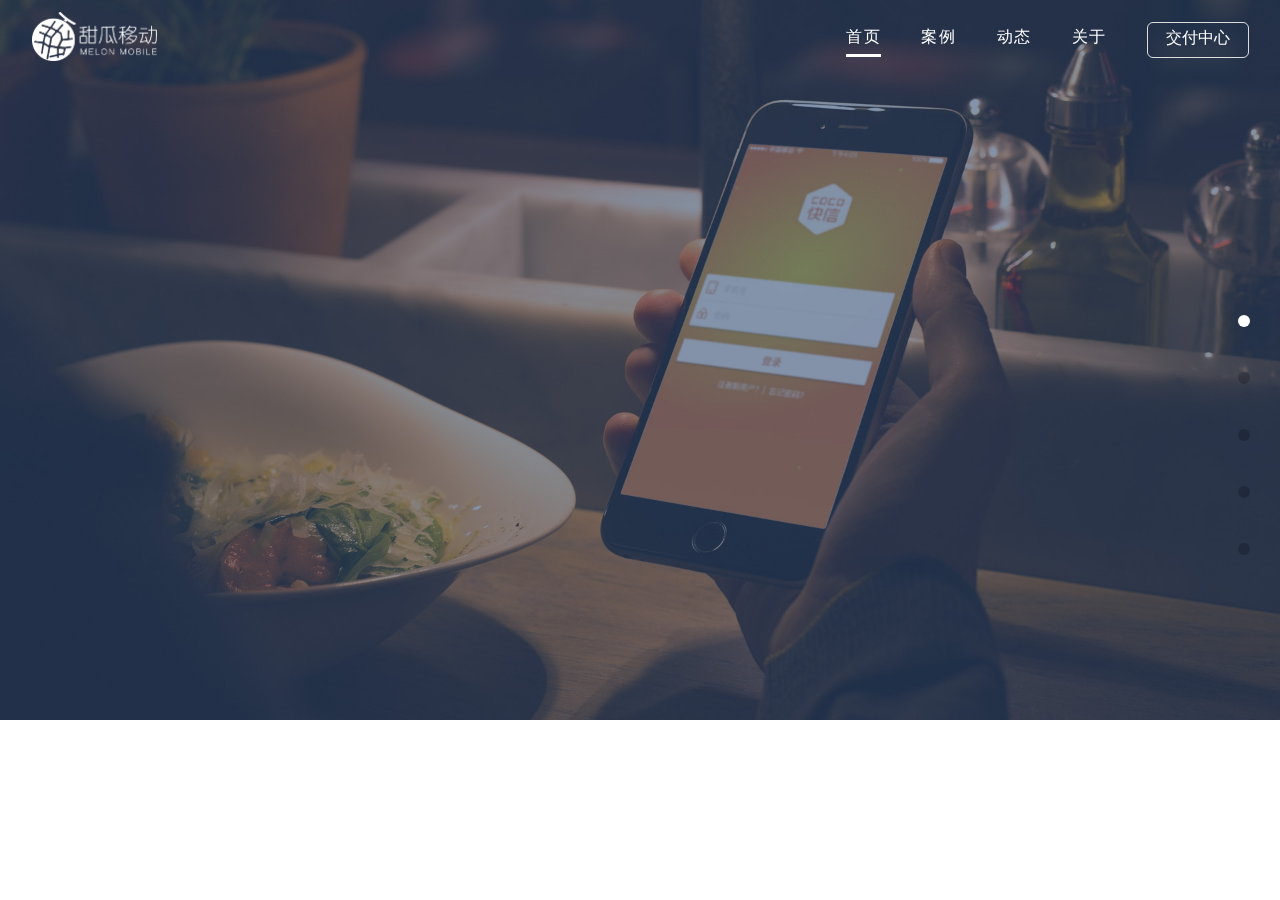
<file: computer/index.html>
<!DOCTYPE html>
<html>
<head lang="en">

    <title></title>
    <meta charset="UTF-8">
    <meta name="description" content="">
    <meta name="keywords" content="">

    <meta charset="UTF-8">
    <mate name="viewport" content="width=device-width,initial-scale=1.0"/>
    <title>甜瓜移动</title>
    <link rel="stylesheet" href="css/swiper-3.4.2.min.css"/>
    <link rel="stylesheet" href="css/animate.min.css"/>
    <link rel="stylesheet" href="css/index.css"/>
</head>
<body>
    <div class="box1_jia">
    <div class="box1_jia_div">
        <div class="loading">
            <div class="loading1">
                <span></span>
                <span></span>
                <span></span>
                <span></span>
                <span></span>
            </div>
        </div>
    </div>
</div>
    <div class="head clearfloat">
        <div class="head_left">
            <img src="images/LOGO@2x.png" alt=""/>
            <a href="index.html"></a>
        </div>
        <div class="head_right">
            <ul class="clearfloat">
                <li class="head_right_first hover">
                    <a href="#">首页</a>
                </li>
                <li class="head_right_second">
                    <a href="anli.html">案例</a>
                </li>
                <li class="head_right_thrid">
                    <a href="dongtai.html">动态</a>
                </li>
                <li class="head_right_fourth">
                    <a href="our01.html">关于</a>
                </li>
                <span class="head_right_last">
                    <a href="#">
                        <div>交付中心</div>
                    </a>
                </span>
            </ul>
        </div>
    </div>
    <div class="swiper-container">
        <div class="swiper-wrapper">
            <!-- 第一屏-->

            <div data-hash="slide1" class="swiper-slide box1">

                <div class="slide1_banner">
                    <img src="images/beijing.jpg" alt=""/>
                </div>

                <div class="container">
                    <div class="box1_first ani" swiper-animate-effect="fadeInDown">
                        App/微信产品研发专家
                    </div>
                    <div class="box1_second ani" swiper-animate-effect="fadeInUp">
                        把想法变成现实，甜瓜移动为您提供最专业可靠的技术解决方案
                    </div>
                    <div class="box1_three ani" swiper-animate-effect="bounceIn" swiper-animate-duration="1s">
                        <a target="_blank" href="http://wpa.qq.com/msgrd?v=3&uin=807703103&site=qq&menu=yes">
                            <div>联系我们</div>
                        </a>
                    </div>
                </div>
            </div>

            <!-- 第二屏-->

            <div data-hash="slide2" class="swiper-slide box2">
                <div class="container">
                    <div class="box2_one">
                        <div class="ani" swiper-animate-effect="fadeInDown" swiper-animate-duration="1s"></div>
                    </div>
                    <div class="box2_two">
                        <ul>
                            <li class="box2_two01li">
                                <div class="box2_two01div ani" swiper-animate-effect="fadeIn" swiper-animate-duration="1.5s">
                                    <div class="box2_two01div_one">
                                        <div class="box2_two01div_one_01 ani" swiper-animate-effect="fadeInDown" swiper-animate-duration="1s" swiper-animate-delay="0.2s"></div>
                                        <div class="box2_two01div_one_02 ani" swiper-animate-effect="fadeInDown" swiper-animate-duration="1s" swiper-animate-delay="0.4s"></div>
                                        <div class="box2_two01div_one_03 ani" swiper-animate-effect="fadeInDown" swiper-animate-duration="1s" swiper-animate-delay="0.4s"></div>
                                        <div class="box2_two01div_one_04 ani" swiper-animate-effect="fadeInDown" swiper-animate-duration="1s" swiper-animate-delay="0.4s"></div>
                                        <div class="box2_two01div_one_05 ani" swiper-animate-effect="fadeInDown" swiper-animate-duration="1s" swiper-animate-delay="0.4s"></div>
                                        <div class="box2_two01div_one_06 ani" swiper-animate-effect="fadeInDown" swiper-animate-duration="1s" swiper-animate-delay="0.4s"></div>
                                    </div>
                                    <div class="box2_tow01div_two ani" swiper-animate-effect="fadeInDown" swiper-animate-duration="1s" swiper-animate-delay="0.6s"></div>
                                    <div class="box2_tow01div_three ani" swiper-animate-effect="fadeInDown" swiper-animate-duration="1s" swiper-animate-delay="0.8s">
                                        <div class="box2_tow01div_three_one"></div>
                                        <div class="box2_tow01div_three_two"></div>
                                        <div class="box2_tow01div_three_three"></div>
                                        <div class="box2_tow01div_three_four"></div>
                                        <div class="box2_tow01div_three_five"></div>
                                    </div>
                                    <div class="box2_tow01div_four ani" swiper-animate-effect="fadeInDown" swiper-animate-duration="1s" swiper-animate-delay="1s">
                                        <div class="box2_tow01div_four_one"></div>
                                        <div class="box2_tow01div_four_two"></div>
                                    </div>


                                    <div class="box2_twodiv01 ani" swiper-animate-effect="fadeInLeft" swiper-animate-duration="s" swiper-animate-delay="0s"></div>
                                    <div class="box2_twodiv02 ani" swiper-animate-effect="fadeInLeft" swiper-animate-duration="s" swiper-animate-delay="0.2s"></div>
                                    <div class="box2_twodiv03 ani" swiper-animate-effect="fadeInLeft" swiper-animate-duration="s" swiper-animate-delay="0.3s"></div>
                                    <div class="box2_twodiv04 ani" swiper-animate-effect="fadeInDown" swiper-animate-duration="s" swiper-animate-delay="0.4s"></div>
                                    <div class="box2_twodiv05 ani" swiper-animate-effect="fadeInRight" swiper-animate-duration="s" swiper-animate-delay="0.5s"></div>
                                    <div class="box2_twodiv06 ani" swiper-animate-effect="fadeInRight" swiper-animate-duration="s" swiper-animate-delay="0.6s"></div>
                                    <div class="box2_twodiv07 ani" swiper-animate-effect="fadeInRight" swiper-animate-duration="s" swiper-animate-delay="0.7s"></div>
                                </div>
                                <div class="box2_two02div ani" swiper-animate-effect="fadeInUp">
                                    <h2>移动应用研发</h2>
                                    <p> Android/iPhone/iPad/Tablet全终端覆盖，设计、研发、测试和升级迭代</p>
                                </div>
                            </li>
                            <li class="box2_two02li ani" swiper-animate-effect="fadeIn" swiper-animate-duration="1.5s">
                                <div class="box2_two02lidiv">
                                    <div class="box2_two02lidiv01 ani" swiper-animate-effect="fadeInLeft" swiper-animate-duration="s" swiper-animate-delay="0.2s"></div>
                                    <div class="box2_two02lidiv02 ani" swiper-animate-effect="fadeInDown" swiper-animate-duration="s" swiper-animate-delay="0.2s"></div>
                                    <div class="box2_two02lidiv03 ani" swiper-animate-effect="fadeInRight" swiper-animate-duration="s" swiper-animate-delay="0.2s"></div>
                                </div>
                                <div class="box2_two02li02div ani" swiper-animate-effect="fadeInUp">
                                    <h2>
                                        微信产品研发
                                    </h2>
                                    <p>
                                        小程序/订阅号/服务号/H5页面全面支持，设计、研发、测试和升级迭代
                                    </p>
                                </div>
                            </li>
                        </ul>
                    </div>
                </div>
            </div>
            <!-- 第三屏-->

            <div data-hash="slide3" class="swiper-slide box3">
                <div class="container">
                    <div class="box3_one">
                        <div class="ani" swiper-animate-effect="fadeInDown" swiper-animate-duration="1.2s"></div>
                    </div>
                    <div class="box3_two">
                        <ul class="clearfloat">
                            <li class="box3_one_li">
                                <div class="box3_li_one_div ani" swiper-animate-effect="fadeIn" swiper-animate-duration="1.2s"></div>
                                <div class="box3_li_two_div ani" swiper-animate-effect="fadeIn" swiper-animate-duration="1.2s"></div>
                                <div class="box3_li_three_div ani" swiper-animate-effect="fadeInUp" swiper-animate-duration="1.5s" >
                                    <h2>强大的云组件技术</h2>
                                    <div>常见功能或业务模型，从后台到API再到前端全面组件化，可快速研发上线</div>
                                </div>
                            </li>
                            <li class="box3_two_li">
                                <div class="box3_li_one_div ani" swiper-animate-effect="fadeIn" swiper-animate-duration="1.2s"></div>
                                <div class="box3_li_two_div ani" swiper-animate-effect="fadeIn" swiper-animate-duration="1.2s"></div>
                                <div class="box3_li_three_div ani" swiper-animate-effect="fadeInUp" swiper-animate-duration="1.5s" >
                                    <h2>可靠的交付能力</h2>
                                    <div>随时随地在交付中心查看进度和资料，24小时内响应问题并给出解决方案</div>
                                </div>
                            </li>
                            <li class="box3_last_li">
                                <div class="box3_li_one_div ani" swiper-animate-effect="fadeIn" swiper-animate-duration="1.2s"></div>
                                <div class="box3_li_two_div ani" swiper-animate-effect="fadeIn" swiper-animate-duration="1.2s"></div>
                                <div class="box3_li_three_div ani" swiper-animate-effect="fadeInUp" swiper-animate-duration="1.5s" >
                                    <h2>高效的迭代开发</h2>
                                    <div>每周产出可见版本，最快两周出上线版本，真正助力客户快速上线并推广</div>
                                </div>
                            </li>
                        </ul>
                    </div>
                </div>
            </div>

            <!-- 第四屏-->

            <div data-hash="slide4" class="swiper-slide box4">
                <div class="container">
                    <div class="box4_two">
                        <ul>
                            <li>
                                <a href="#">
                                </a>
                                <div class="box4_two_li_yin"></div>
                                <!--<img src="images/CESHI413.png" alt=""/>-->
                                <img class="lazy img-responsive" data-original="images/CESHI413.png"  alt="">
                                <div class="box4_two_kuang">
                                    <img src="images/shouye-29.png" alt=""/>
                                    <div class="box4_two_kuang_01div">
                                        淘股神舒服的新生代v发想申达股份多少个
                                    </div>
                                    <div class="box4_two_kuang_02div">
                                        淘股神舒服的新生代发想申淘股神舒服的新生代发想申
                                    </div>
                                </div>

                            </li>
                            <li>
                                <a href="#">
                                </a>
                                <div class="box4_two_li_yin"></div>
                                <img class="lazy img-responsive" data-original="images/CESHI413.png"  alt="">
                                <div class="box4_two_kuang">
                                    <img src="images/shouye-29.png" alt=""/>
                                    <div class="box4_two_kuang_01div">
                                        淘股神舒服的新生代v发想申达股份多少个
                                    </div>
                                    <div class="box4_two_kuang_02div">
                                        淘股神舒服的新生代发想申淘股神舒服的新生代发想申
                                    </div>
                                </div>

                            </li>
                            <li>
                                <a href="#">
                                </a>
                                <div class="box4_two_li_yin"></div>
                                <img class="lazy img-responsive" data-original="images/CESHI413.png"  alt="">
                                <div class="box4_two_kuang">
                                    <img src="images/shouye-29.png" alt=""/>
                                    <div class="box4_two_kuang_01div">
                                        淘股神舒服的新生代v发想申达股份多少个
                                    </div>
                                    <div class="box4_two_kuang_02div">
                                        淘股神舒服的新生代发想申淘股神舒服的新生代发想申
                                    </div>
                                </div>

                            </li>
                            <li>
                                <a href="#">
                                </a>
                                <div class="box4_two_li_yin"></div>
                                <img class="lazy img-responsive" data-original="images/CESHI413.png"  alt="">
                                <div class="box4_two_kuang">
                                    <img src="images/shouye-29.png" alt=""/>
                                    <div class="box4_two_kuang_01div">
                                        淘股神舒服的新生代v发想申达股份多少个
                                    </div>
                                    <div class="box4_two_kuang_02div">
                                        淘股神舒服的新生代发想申淘股神舒服的新生代发想申
                                    </div>
                                </div>

                            </li>
                            <li>
                                <a href="#">
                                </a>
                                <div class="box4_two_li_yin"></div>
                                <img class="lazy img-responsive" data-original="images/CESHI413.png"  alt="">
                                <div class="box4_two_kuang">
                                    <img src="images/shouye-29.png" alt=""/>
                                    <div class="box4_two_kuang_01div">
                                        淘股神舒服的新生代v发想申达股份多少个
                                    </div>
                                    <div class="box4_two_kuang_02div">
                                        淘股神舒服的新生代发想申淘股神舒服的新生代发想申
                                    </div>
                                </div>

                            </li>
                            <li>
                                <a href="#">
                                </a>
                                <div class="box4_two_li_yin"></div>
                                <img class="lazy img-responsive" data-original="images/CESHI413.png"  alt="">
                                <div class="box4_two_kuang">
                                    <img src="images/shouye-29.png" alt=""/>
                                    <div class="box4_two_kuang_01div">
                                        淘股神舒服的新生代v发想申达股份多少个
                                    </div>
                                    <div class="box4_two_kuang_02div">
                                        淘股神舒服的新生代发想申淘股神舒服的新生代发想申
                                    </div>
                                </div>

                            </li>
                            <li>
                                <a href="#">
                                </a>
                                <div class="box4_two_li_yin"></div>
                                <img class="lazy img-responsive" data-original="images/CESHI413.png"  alt="">
                                <div class="box4_two_kuang">
                                    <img src="images/shouye-29.png" alt=""/>
                                    <div class="box4_two_kuang_01div">
                                        淘股神舒服的新生代v发想申达股份多少个
                                    </div>
                                    <div class="box4_two_kuang_02div">
                                        淘股神舒服的新生代发想申淘股神舒服的新生代发想申
                                    </div>
                                </div>

                            </li>
                            <li>
                                <a href="#">
                                </a>
                                <div class="box4_two_li_yin"></div>
                                <img class="lazy img-responsive" data-original="images/CESHI413.png"  alt="">
                                <div class="box4_two_kuang">
                                    <img src="images/shouye-29.png" alt=""/>
                                    <div class="box4_two_kuang_01div">
                                        淘股神舒服的新生代v发想申达股份多少个
                                    </div>
                                    <div class="box4_two_kuang_02div">
                                        淘股神舒服的新生代发想申淘股神舒服的新生代发想申
                                    </div>
                                </div>

                            </li>
                        </ul>
                    </div>
                </div>
            </div>

            <!-- 第五屏-->

            <div data-hash="slide5" class="swiper-slide box5">
                <div class="container">
                    <div class="box5_one">
                        <div class="box5_one_01div ani" swiper-animate-effect="fadeInDown" swiper-animate-duration="1s" swiper-animate-delay="0s">
                            如果您现在仅有想法，那我们就是您的想法实现者
                        </div>
                        <div class="box5_one_02div ani" swiper-animate-effect="fadeInDown" swiper-animate-duration="1s" swiper-animate-delay="0.4s">
                            如果您已有完整产品方案，那我们就是您的落地执行者
                        </div>
                        <div class="box5_one_03div ani" swiper-animate-effect="fadeInDown" swiper-animate-duration="1s" swiper-animate-delay="0.8s">
                            我们就在这里，您准备好了吗？
                        </div>
                    </div>
                    <div class="box5_two ani" swiper-animate-effect="fadeInUp" swiper-animate-duration="1s" swiper-animate-delay="1s">
                        <div>
                            <a href="#">
                                马上联系
                            </a>
                        </div>
                    </div>
                </div>
                <div class="footer">
                    <div class="footer_container">
                        <div class="footer_left">
                            Copyright ©️ Melontech.Co.Ltd All Rights Reserved  重庆甜瓜科技有限公司 &nbsp;&nbsp;| &nbsp;&nbsp;渝ICP备16002037
                            <span class="footer_left_tiao">&nbsp;&nbsp;&nbsp;&nbsp;&nbsp;&nbsp;|&nbsp;&nbsp;</span>
                        </div>
                        <div class="footer_right">
                            <span class="footer_one_bg"></span>
                            <span>807703103 &nbsp;&nbsp;</span>
                            <span class="footer_two_bg">| &nbsp;&nbsp;</span>
                            <span class="footer_three_bg"></span>
                            <span class="footer_four">
                            mkt@meloinfo.com
                            </span>
                        </div>
                    </div>
                </div>
            </div>

        </div>
        <div class="swiper-pagination"></div>
    </div>

    <script src="js/jquery-1.11.3.min.js"></script>
    <script src="js/jquery.lazyload.js"></script>
    <script src="js/swiper-3.4.2.jquery.min.js"></script>
    <script src="js/swiper.animate1.0.2.min.js"></script>
    <script src="js/index.js"></script>
</body>
</html>
</file>
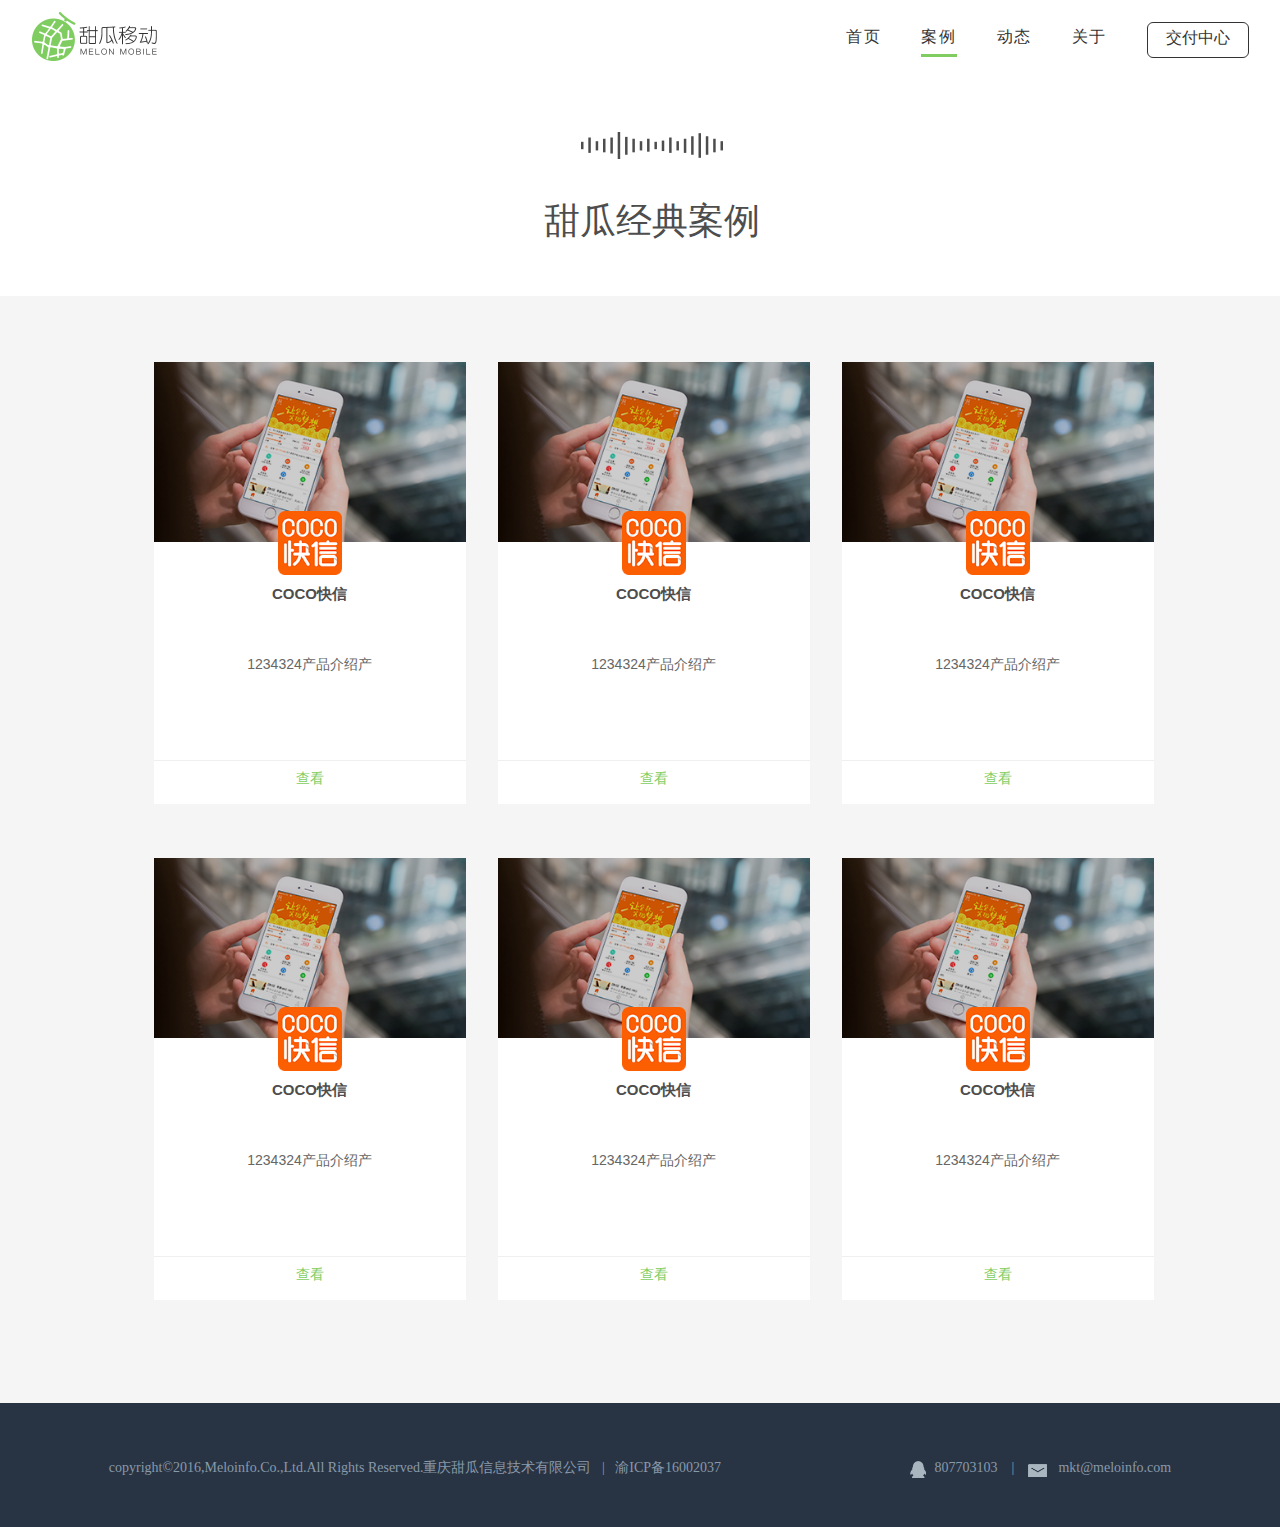
<file: computer/anli.html>
<!DOCTYPE html>
<html>
<head lang="en">
    <title></title>
    <meta charset="UTF-8">
    <meta name="description" content="">
    <meta name="keywords" content="">

    <link rel="stylesheet" href="css/anli.css"/>
</head>
<body>
    <div class="header">
    <div class="head clearfloat">
        <div class="head_left">
            <img src="images/logo2x.png" alt=""/>
            <a href="index.html"></a>
        </div>
        <div class="head_right">
            <ul class="clearfloat">
                <li class="head_right_first">
                    <a href="index.html">首页</a>
                </li>
                <li class="head_right_second hover">
                    <a href="anli.html">案例</a>
                </li>
                <li class="head_right_thrid">
                    <a href="dongtai.html">动态</a>
                </li>
                <li class="head_right_fourth">
                    <a href="our01.html">关于</a>
                </li>
                        <span class="head_right_last">
                            <a href="#">
                                <div>交付中心</div>
                            </a>
                        </span>
            </ul>
        </div>
        <div class="head_medium">
            <div class="head_medium_one"></div>
            <div class="head_medium_two">
                甜瓜经典案例
            </div>
        </div>
    </div>
</div>
    <div class="nav">
        <div class="container">
            <div id="nav_scroll">
                <ul id="nav_ul">
                    <li>
                        <div class="nav_one_li01da">
                            <div class="nav_one_li01">
                                <!--<img src="images/anli-444.png" alt=""/>-->
                                <img class="lazy img-responsive" data-original="images/anli-444.png"  alt="">
                            </div>
                        </div>

                        <div class="nav_one_li02">
                            <img src="images/anli-11.png" alt=""/>
                        </div>
                        <div class="nav_one_li03">
                            <div class="nav_one_li03_text01">
                                COCO快信
                            </div>
                            <div class="nav_one_li03_text02">
                                1234324产品介绍产
                            </div>
                            <div class="nav_one_li04"></div>
                            <div class="nav_one_li05">
                                查看
                            </div>
                        </div>
                        <a href="anli01.html"></a>
                    </li>
                    <li>
                        <div class="nav_one_li01da">
                            <div class="nav_one_li01">
                                <img class="lazy img-responsive" data-original="images/anli-444.png"  alt="">
                            </div>
                        </div>

                        <div class="nav_one_li02">
                            <img src="images/anli-11.png" alt=""/>
                        </div>
                        <div class="nav_one_li03">
                            <div class="nav_one_li03_text01">
                                COCO快信
                            </div>
                            <div class="nav_one_li03_text02">
                                1234324产品介绍产
                            </div>
                            <div class="nav_one_li04"></div>
                            <div class="nav_one_li05">
                                查看
                            </div>
                        </div>
                        <a href="anli01.html"></a>
                    </li>
                    <li>
                        <div class="nav_one_li01da">
                            <div class="nav_one_li01">
                                <img class="lazy img-responsive" data-original="images/anli-444.png"  alt="">
                            </div>
                        </div>

                        <div class="nav_one_li02">
                            <img src="images/anli-11.png" alt=""/>
                        </div>
                        <div class="nav_one_li03">
                            <div class="nav_one_li03_text01">
                                COCO快信
                            </div>
                            <div class="nav_one_li03_text02">
                                1234324产品介绍产
                            </div>
                            <div class="nav_one_li04"></div>
                            <div class="nav_one_li05">
                                查看
                            </div>
                        </div>
                        <a href="anli01.html"></a>
                    </li>
                    <li>
                        <div class="nav_one_li01da">
                            <div class="nav_one_li01">
                                <img class="lazy img-responsive" data-original="images/anli-444.png"  alt="">
                            </div>
                        </div>

                        <div class="nav_one_li02">
                            <img src="images/anli-11.png" alt=""/>
                        </div>
                        <div class="nav_one_li03">
                            <div class="nav_one_li03_text01">
                                COCO快信
                            </div>
                            <div class="nav_one_li03_text02">
                                1234324产品介绍产
                            </div>
                            <div class="nav_one_li04"></div>
                            <div class="nav_one_li05">
                                查看
                            </div>
                        </div>
                        <a href="anli01.html"></a>
                    </li>
                    <li>
                        <div class="nav_one_li01da">
                            <div class="nav_one_li01">
                                <img class="lazy img-responsive" data-original="images/anli-444.png"  alt="">
                            </div>
                        </div>

                        <div class="nav_one_li02">
                            <img src="images/anli-11.png" alt=""/>
                        </div>
                        <div class="nav_one_li03">
                            <div class="nav_one_li03_text01">
                                COCO快信
                            </div>
                            <div class="nav_one_li03_text02">
                                1234324产品介绍产
                            </div>
                            <div class="nav_one_li04"></div>
                            <div class="nav_one_li05">
                                查看
                            </div>
                        </div>
                        <a href="anli01.html"></a>
                    </li>
                    <li>
                        <div class="nav_one_li01da">
                            <div class="nav_one_li01">
                                <img class="lazy img-responsive" data-original="images/anli-444.png"  alt="">
                            </div>
                        </div>

                        <div class="nav_one_li02">
                            <img src="images/anli-11.png" alt=""/>
                        </div>
                        <div class="nav_one_li03">
                            <div class="nav_one_li03_text01">
                                COCO快信
                            </div>
                            <div class="nav_one_li03_text02">
                                1234324产品介绍产
                            </div>
                            <div class="nav_one_li04"></div>
                            <div class="nav_one_li05">
                                查看
                            </div>
                        </div>
                        <a href="anli01.html"></a>
                    </li>
                    <li>
                        <div class="nav_one_li01da">
                            <div class="nav_one_li01">
                                <img class="lazy img-responsive" data-original="images/anli-444.png"  alt="">
                            </div>
                        </div>

                        <div class="nav_one_li02">
                            <img src="images/anli-11.png" alt=""/>
                        </div>
                        <div class="nav_one_li03">
                            <div class="nav_one_li03_text01">
                                COCO快信
                            </div>
                            <div class="nav_one_li03_text02">
                                1234324产品介绍产
                            </div>
                            <div class="nav_one_li04"></div>
                            <div class="nav_one_li05">
                                查看
                            </div>
                        </div>
                        <a href="anli01.html"></a>
                    </li>
                </ul>
            </div>
            <div class="nav_paging" id="nav_paging">
                <div class="nav_paging_div">
                    <div class="nav_paging_01div">
                        <div class="nav_paging_01a">
                            <a href="#">上一页</a>
                        </div>
                        <div class="nav_paging_02a">
                            <a href="#">下一页</a>
                        </div>
                    </div>
                </div>
            </div>
        </div>
    </div>
    <div class="footer" id="footer">
        <div class="footer_container">
            <div class="footer_left">
                copyright©2016,Meloinfo.Co.,Ltd.All Rights Reserved.重庆甜瓜信息技术有限公司 &nbsp;&nbsp;| &nbsp;&nbsp;渝ICP备16002037
                <span class="footer_left_tiao">&nbsp;&nbsp;&nbsp;&nbsp;&nbsp;&nbsp;|&nbsp;&nbsp;</span>
            </div>
            <div class="footer_right">
                <span class="footer_one_bg"></span>
                <span>807703103 &nbsp;&nbsp;</span>
                <span class="footer_two_bg">| &nbsp;&nbsp;</span>
                <span class="footer_three_bg"></span>
                            <span class="footer_four">
                            mkt@meloinfo.com
                            </span>
            </div>
        </div>
    </div>
    <script src="js/jquery-1.11.3.min.js"></script>
    <script src="js/jquery.lazyload.js"></script>
    <script src="js/anli.js"></script>
</body>
</html>
</file>
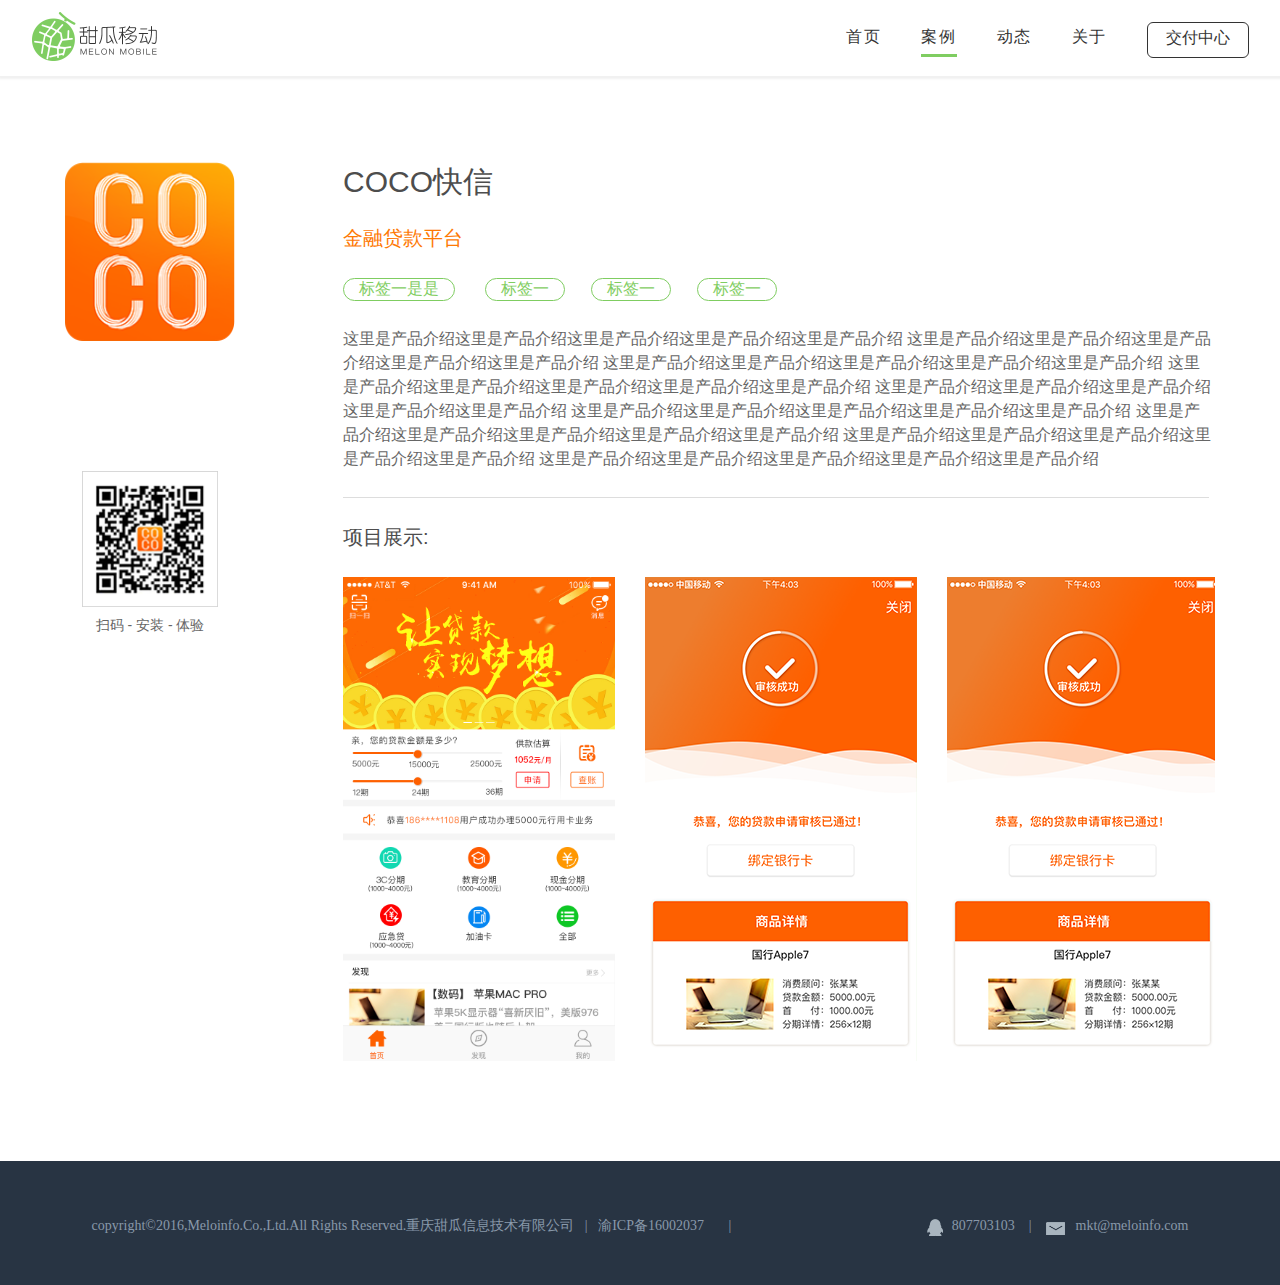
<file: computer/anli01.html>
<!DOCTYPE html>
<html>
<head lang="en">
    <title></title>
    <meta charset="UTF-8">
    <meta name="description" content="">
    <meta name="keywords" content="">

    <link rel="stylesheet" href="css/magnificPopup.css"/>
    <link rel="stylesheet" href="css/anli01.css"/>
    <link rel="stylesheet" href="css/lunbo.css"/>
</head>
<body>

    <div class="head">
        <div class="head_left">
            <img src="images/logo2x.png" alt=""/>
            <a href="index.html"></a>
        </div>
        <div class="head_right">
            <ul class="clearfloat">
                <li class="head_right_first">
                    <a href="index.html">首页</a>
                </li>
                <li class="head_right_second hover">
                    <a href="anli.html">案例</a>
                </li>
                <li class="head_right_thrid">
                    <a href="dongtai.html">动态</a>
                </li>
                <li class="head_right_fourth">
                    <a href="our01.html">关于</a>
                </li>
                            <span class="head_right_last">
                                <a href="#">
                                    <div>交付中心</div>
                                </a>
                            </span>
            </ul>
        </div>
    </div>


    <div class="nav">
        <!--
        <div class="nav_one">
            <span>
                <a href="#">全部案例</a>
            </span>
            <span class="nav_one_bg"> </span>
            <span>COCO快信</span>
        </div>
        -->
        <div class="nav_two">
            <div class="nav_two_left">
                <img src="images/anli_LOGO-da.png" alt=""/>
            </div>
            <div class="nav_two_right">
                <div class="nav_two_right_01div">
                    COCO快信
                </div>
                <div class="nav_two_right_02div">
                    金融贷款平台
                </div>
                <div class="nav_two_right_03div">
                   <span>
                       <a href="#">标签一是是</a>
                   </span>
                    <span>
                       <a href="#">标签一</a>
                   </span><span>
                       <a href="#">标签一</a>
                   </span><span>
                       <a href="#">标签一</a>
                   </span>
                </div>
                <div class="nav_two_right_04div">
                    这里是产品介绍这里是产品介绍这里是产品介绍这里是产品介绍这里是产品介绍
                    这里是产品介绍这里是产品介绍这里是产品介绍这里是产品介绍这里是产品介绍
                    这里是产品介绍这里是产品介绍这里是产品介绍这里是产品介绍这里是产品介绍
                    这里是产品介绍这里是产品介绍这里是产品介绍这里是产品介绍这里是产品介绍
                    这里是产品介绍这里是产品介绍这里是产品介绍这里是产品介绍这里是产品介绍
                    这里是产品介绍这里是产品介绍这里是产品介绍这里是产品介绍这里是产品介绍
                    这里是产品介绍这里是产品介绍这里是产品介绍这里是产品介绍这里是产品介绍
                    这里是产品介绍这里是产品介绍这里是产品介绍这里是产品介绍这里是产品介绍
                    这里是产品介绍这里是产品介绍这里是产品介绍这里是产品介绍这里是产品介绍
                </div>
            </div>
        </div>
        <div class="nav_three">
            <div class="nav_three_left">
                <div class="nav_three_left01">
                    <img src="images/anli_erweima.png" alt=""/>
                </div>
                <p>扫码 - 安装 - 体验</p>
            </div>
            <div class="nav_three_right">
                <!--<div class="nav_three_right_01">-->
                    <!--这里是产品介绍这里是产品介绍这里是产品介绍这里是产品介绍这里是产品介绍-->
                    <!--这里是产品介绍这里是产品介绍这里是产品介绍这里是产品介绍这里是产品介绍-->
                    <!--这里是产品介绍这里是产品介绍这里是产品介绍这里是产品介绍这里是产品介绍-->
                    <!--这里是产品介绍这里是产品介绍这里是产品介绍这里是产品介绍这里是产品介绍-->
                    <!--这里是产品介绍这里是产品介绍这里是产品介绍这里是产品介绍这里是产品介绍-->
                    <!--这里是产品介绍这里是产品介绍这里是产品介绍这里是产品介绍这里是产品介绍-->
                    <!--这里是产品介绍这里是产品介绍这里是产品介绍这里是产品介绍这里是产品介绍-->
                    <!--这里是产品介绍这里是产品介绍这里是产品介绍这里是产品介绍这里是产品介绍-->
                    <!--这里是产品介绍这里是产品介绍这里是产品介绍这里是产品介绍这里是产品介绍-->
                <!--</div>-->
                <div class="nav_three_tight_02"></div>
                <div class="nav_three_tight_03">项目展示:</div>
                <div class="nav_three_tight_04">
                    <div class="scrolllist" id="s1">
                        <a class="abtn aleft" href="#left" title="左移"></a>
                        <div class="imglist_w">
                            <ul class="imglist gallery" id="imglist">
                                <li>
                                    <a href="images/coco1111.png">
                                        <img src="images/coco1111.png" alt=""/>
                                    </a>
                                </li>
                                <li>
                                    <a href="images/anli2.png">
                                        <img src="images/anli2.png" alt=""/>
                                    </a>
                                </li>
                                <li>
                                    <a href="images/anli2.png">
                                        <img src="images/anli2.png" alt=""/>
                                    </a>
                                </li>
                            </ul>

                        </div>
                        <a class="abtn aright" href="#right" title="右移" id="to_right"></a>
                    </div>
                </div>
            </div>
        </div>
    </div>

    <!-- footer start-->
    <div class="footer">
        <div class="footer_container">
            <div class="footer_left">
                copyright©2016,Meloinfo.Co.,Ltd.All Rights Reserved.重庆甜瓜信息技术有限公司 &nbsp;&nbsp;| &nbsp;&nbsp;渝ICP备16002037
                <span class="footer_left_tiao">&nbsp;&nbsp;&nbsp;&nbsp;&nbsp;&nbsp;|&nbsp;&nbsp;</span>
            </div>
            <div class="footer_right">
                <span class="footer_one_bg"></span>
                <span>807703103 &nbsp;&nbsp;</span>
                <span class="footer_two_bg">| &nbsp;&nbsp;</span>
                <span class="footer_three_bg"></span>
                            <span class="footer_four">
                            mkt@meloinfo.com
                            </span>
            </div>
        </div>
    </div>
    <!-- footer end-->
    <script src="js/jquery-1.11.3.min.js"></script>
    <script src="js/lunbo.js"></script>
    <script src="js/magnificPopup.js"></script>
    <script src="js/anli01.js"></script>

</body>
</html>
</file>
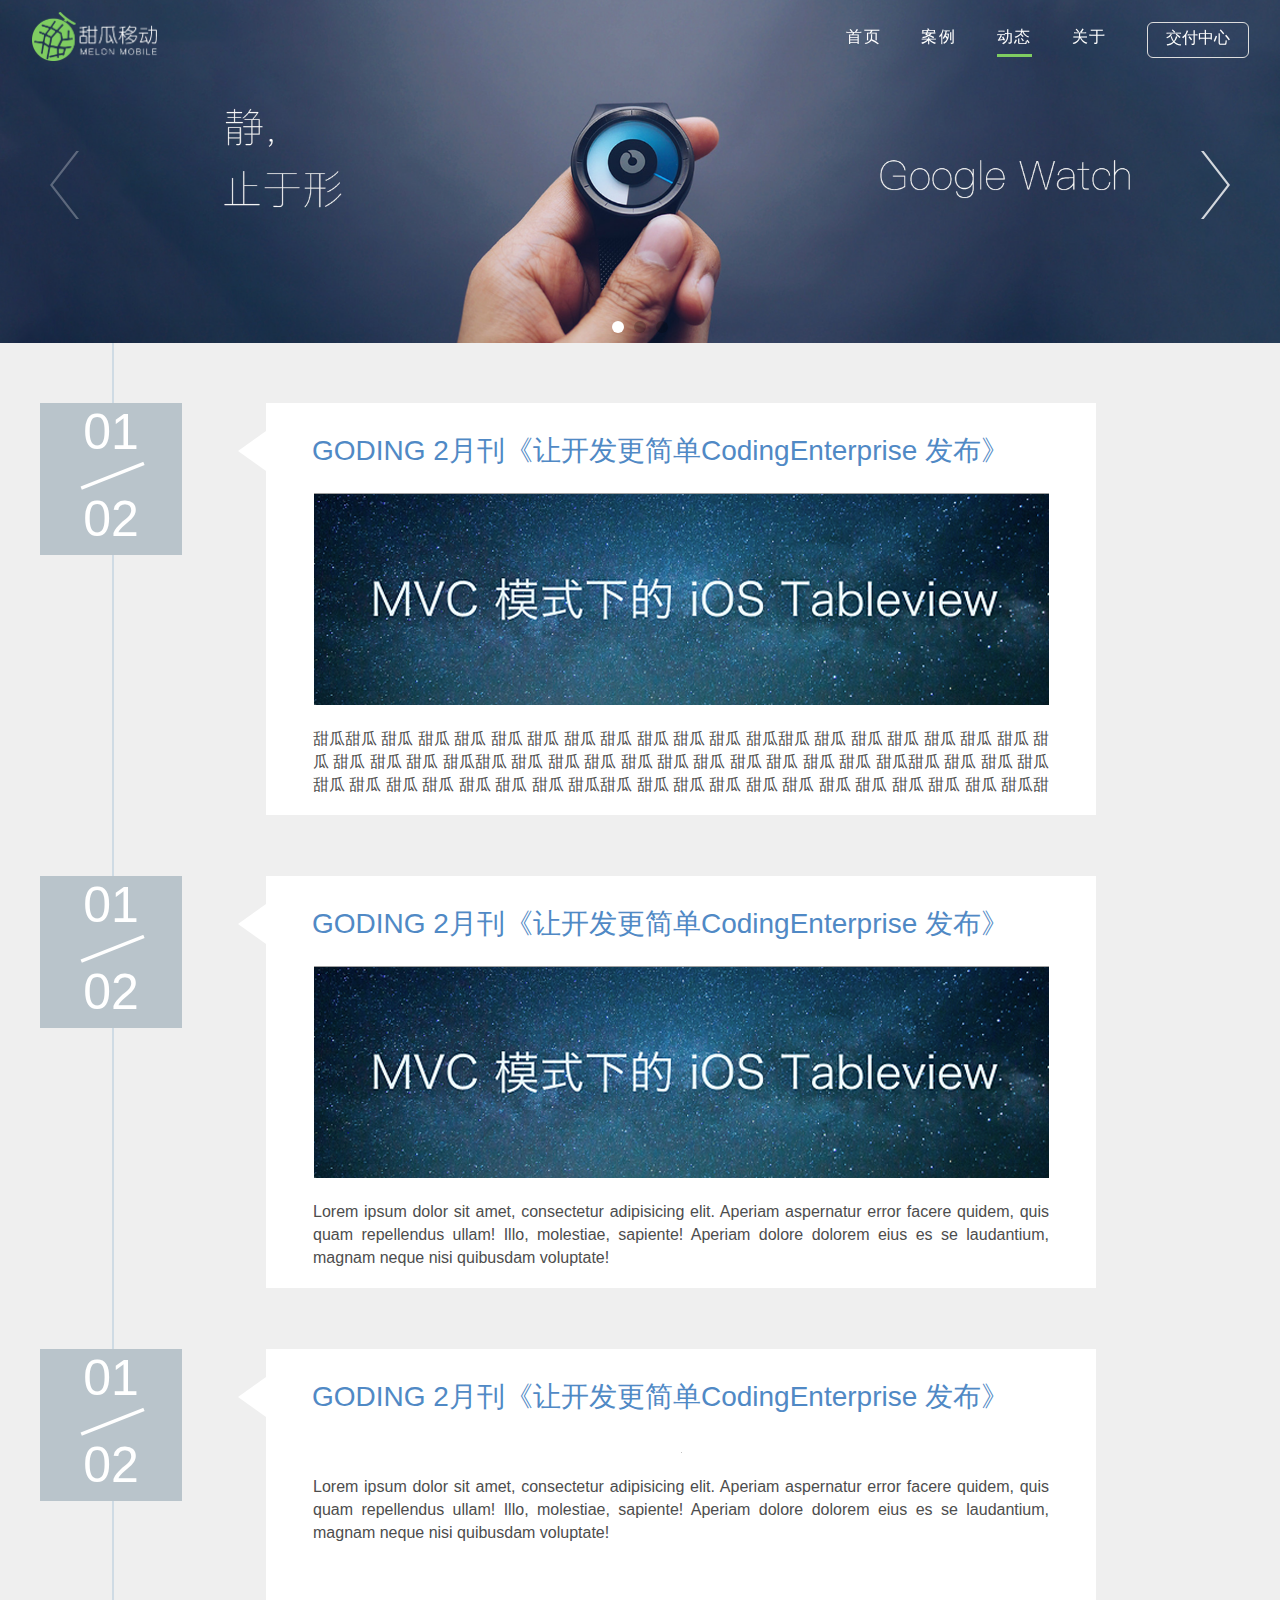
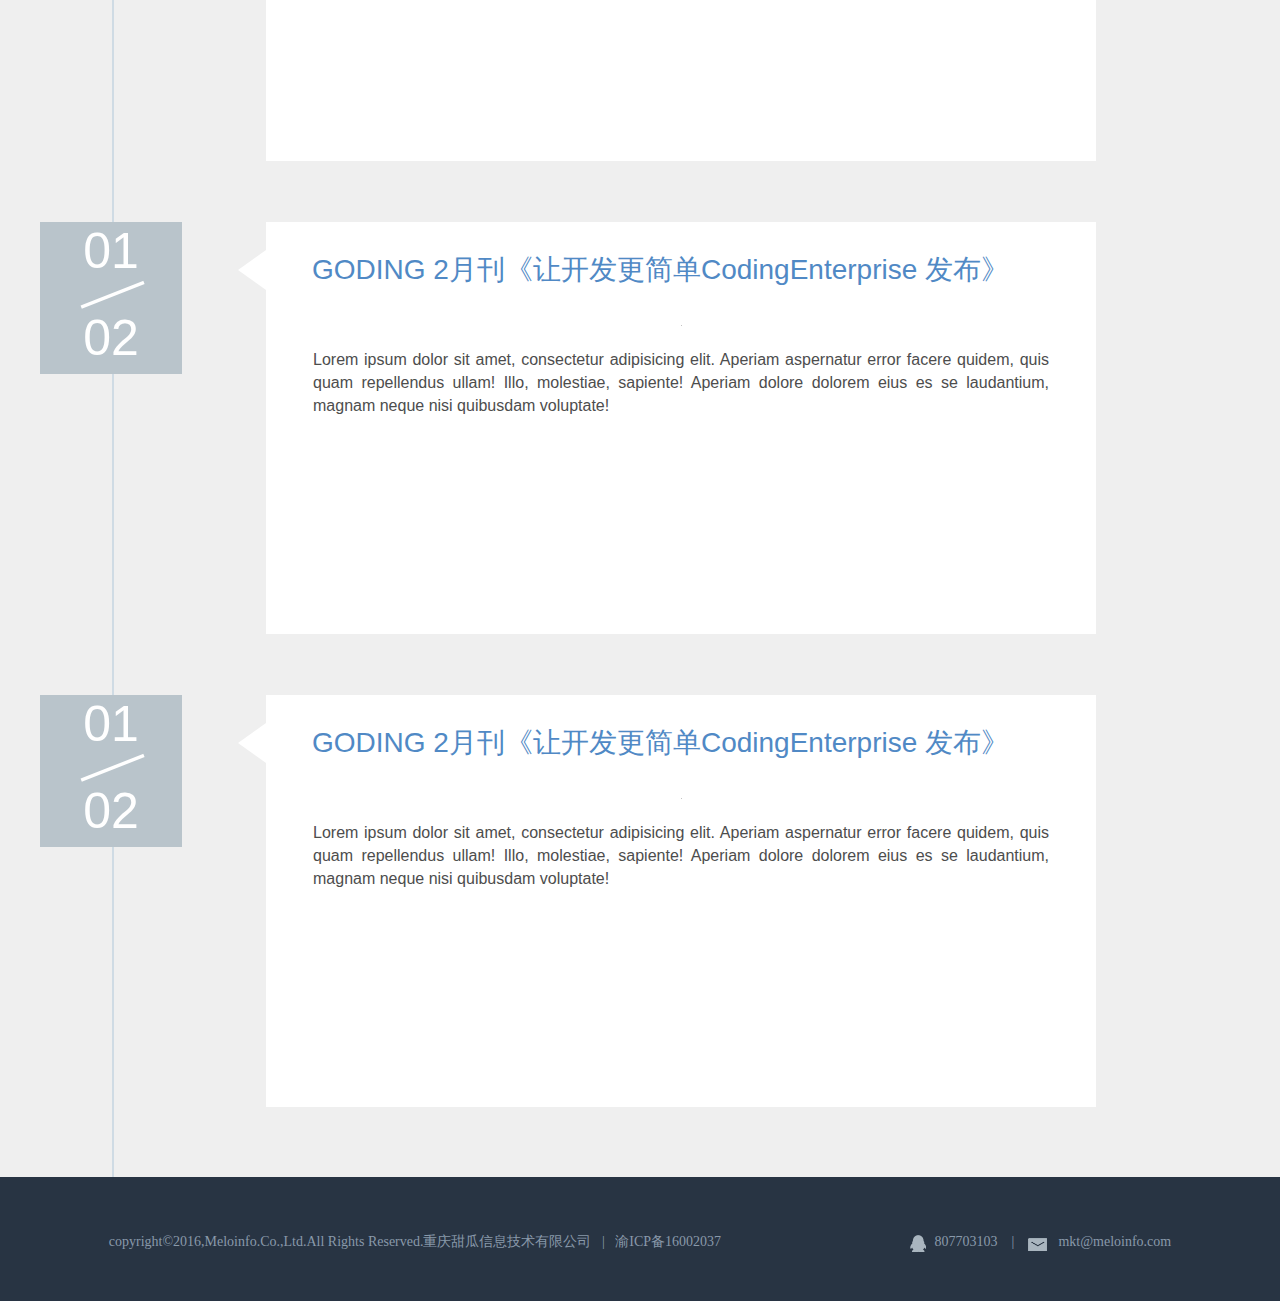
<file: computer/dongtai.html>
<!DOCTYPE html>
<html>
<head lang="en">
    <title></title>
    <meta charset="UTF-8">
    <meta name="description" content="">
    <meta name="keywords" content="">
    <mate name="viewport" content="width=device-width,initial-scale=1.0"/>
    <link rel="stylesheet" href="css/swiper-3.4.2.min.css"/>
    <link rel="stylesheet" href="css/dongtai.css"/>

</head>
<body>
    <div class="header">
        <!-- 轮播 start-->
        <div class="swiper-container">
            <div class="swiper-wrapper">
                <div class="swiper-slide">
                    <p>
                        <a href="#">
                            <img src="images/xinwenbanner02.png" alt=""/>
                        </a>
                    </p>
                </div>
                <div class="swiper-slide">
                    <p>
                        <a href="#">
                            <img src="images/xinwenbanner01.png" alt=""/>
                        </a>
                    </p>                </div>
                <div class="swiper-slide">
                    <p>
                        <a href="#">
                            <img src="images/xinwenbanner02.png" alt=""/>
                        </a>
                    </p>
                </div>
            </div>
            <div class="swiper-button-prev"></div>
            <div class="swiper-button-next"></div>
            <div class="swiper-pagination"></div>
        </div>
        <!-- 轮播 end-->

        <!--  预加载
        <div class="box1_jia_div">
            <div class="loading">
                <div class="loading1">
                    <span></span>
                    <span></span>
                    <span></span>
                    <span></span>
                    <span></span>
                </div>
            </div>
        </div>
        -->
        <div class="head clearfloat">
            <div class="head_left">
                <img src="images/logo23.png" alt=""/>
                <a href="index.html"></a>
            </div>
            <div class="head_right">
                <ul class="clearfloat">
                    <li class="head_right_first">
                        <a href="index.html">首页</a>
                    </li>
                    <li class="head_right_second">
                        <a href="anli.html">案例</a>
                    </li>
                    <li class="head_right_thrid hover_head_right">
                        <a href="dongtai.html">动态</a>
                    </li>
                    <li class="head_right_fourth">
                        <a href="our01.html">关于</a>
                    </li>
                    <span class="head_right_last">
                        <a href="#">
                            <div>交付中心</div>
                        </a>
                    </span>
                </ul>
            </div>
        </div>
    </div>
    <div class="nav_body">
        <div class="nav">
            <div class="xian_box">
                <div class="nav_left">
                    <div class="nav_left_container">
                        <div class="nav_left_one">
                            01
                        </div>
                        <div class="nav_left_bg"></div>
                        <div class="nav_left_three">
                            02
                        </div>
                    </div>
                </div>
                <div class="nav_right">
                    <div class="nav_right_bg"></div>
                    <div class="nav_right_one">
                        <a href="dongtai01.html">
                            GODING 2月刊《让开发更简单CodingEnterprise 发布》gfdhfdhgfdhgfhgfd
                        </a>
                    </div>
                    <div class="nav_right_two">
                        <img src="images/xinwen-8.png" alt=""/>
                    </div>
                    <div class="nav_right_three">
                       甜瓜甜瓜 甜瓜 甜瓜 甜瓜 甜瓜 甜瓜 甜瓜 甜瓜 甜瓜 甜瓜 甜瓜
                       甜瓜甜瓜 甜瓜 甜瓜 甜瓜 甜瓜 甜瓜 甜瓜 甜瓜 甜瓜 甜瓜 甜瓜
                       甜瓜甜瓜 甜瓜 甜瓜 甜瓜 甜瓜 甜瓜 甜瓜 甜瓜 甜瓜 甜瓜 甜瓜
                       甜瓜甜瓜 甜瓜 甜瓜 甜瓜 甜瓜 甜瓜 甜瓜 甜瓜 甜瓜 甜瓜 甜瓜
                       甜瓜甜瓜 甜瓜 甜瓜 甜瓜 甜瓜 甜瓜 甜瓜 甜瓜 甜瓜 甜瓜 甜瓜
                       甜瓜甜瓜 甜瓜 甜瓜 甜瓜 甜瓜 甜瓜 甜瓜 甜瓜 甜瓜 甜瓜 甜瓜
                       甜瓜甜瓜 甜瓜 甜瓜 甜瓜 甜瓜 甜瓜 甜瓜 甜瓜 甜瓜 甜瓜 甜瓜
                       甜瓜甜瓜 甜瓜 甜瓜 甜瓜 甜瓜 甜瓜 甜瓜 甜瓜 甜瓜 甜瓜 甜瓜
                       甜瓜甜瓜 甜瓜 甜瓜 甜瓜 甜瓜 甜瓜 甜瓜 甜瓜 甜瓜 甜瓜 甜瓜
                       甜瓜甜瓜 甜瓜 甜瓜 甜瓜 甜瓜 甜瓜 甜瓜 甜瓜 甜瓜 甜瓜 甜瓜
                       甜瓜甜瓜 甜瓜 甜瓜 甜瓜 甜瓜 甜瓜 甜瓜 甜瓜 甜瓜 甜瓜 甜瓜
                       甜瓜甜瓜 甜瓜 甜瓜 甜瓜 甜瓜 甜瓜 甜瓜 甜瓜 甜瓜 甜瓜 甜瓜
                       甜瓜甜瓜 甜瓜 甜瓜 甜瓜 甜瓜 甜瓜 甜瓜 甜瓜 甜瓜 甜瓜 甜瓜
                       甜瓜甜瓜 甜瓜 甜瓜 甜瓜 甜瓜 甜瓜 甜瓜 甜瓜 甜瓜 甜瓜 甜瓜
                       甜瓜甜瓜 甜瓜 甜瓜 甜瓜 甜瓜 甜瓜 甜瓜 甜瓜 甜瓜 甜瓜 甜瓜
                       甜瓜甜瓜 甜瓜 甜瓜 甜瓜 甜瓜 甜瓜 甜瓜 甜瓜 甜瓜 甜瓜 甜瓜
                    </div>
                </div>
            </div>
            <div class="xian_box">
                <div class="nav_left">
                    <div class="nav_left_container">
                        <div class="nav_left_one">
                            01
                        </div>
                        <div class="nav_left_bg"></div>
                        <div class="nav_left_three">
                            02
                        </div>
                    </div>
                </div>
                <div class="nav_right">
                    <div class="nav_right_bg"></div>
                    <div class="nav_right_one">
                        <a href="dongtai01.html">
                            GODING 2月刊《让开发更简单CodingEnterprise 发布》gfdhfdhgfdhgfhgfd
                        </a>
                    </div>
                    <div class="nav_right_two">
                        <img src="images/xinwen-8.png" alt=""/>
                    </div>
                    <div class="nav_right_three">
                        Lorem ipsum dolor sit amet, consectetur adipisicing elit. Aperiam
                        aspernatur error facere quidem, quis
                        quam repellendus ullam! Illo, molestiae, sapiente! Aperiam dolore dolorem eius es
                        se laudantium, magnam neque nisi quibusdam voluptate!
                    </div>
                </div>
            </div>
            <div class="xian_box">
                <div class="nav_left">
                    <div class="nav_left_container">
                        <div class="nav_left_one">
                            01
                        </div>
                        <div class="nav_left_bg"></div>
                        <div class="nav_left_three">
                            02
                        </div>
                    </div>
                </div>
                <div class="nav_right">
                    <div class="nav_right_bg"></div>
                    <div class="nav_right_one">
                        <a href="dongtai01.html">
                            GODING 2月刊《让开发更简单CodingEnterprise 发布》gfdhfdhgfdhgfhgfd
                        </a>
                    </div>
                    <div class="nav_right_two">
                        <!--<img src="images/xinwen-8.png" alt=""/>-->
                        <img class="lazy img-responsive" data-original="images/xinwen-8.png"  alt="">
                    </div>
                    <div class="nav_right_three">
                        Lorem ipsum dolor sit amet, consectetur adipisicing elit. Aperiam
                        aspernatur error facere quidem, quis
                        quam repellendus ullam! Illo, molestiae, sapiente! Aperiam dolore dolorem eius es
                        se laudantium, magnam neque nisi quibusdam voluptate!
                    </div>
                </div>
            </div>
            <div class="xian_box">
                <div class="nav_left">
                    <div class="nav_left_container">
                        <div class="nav_left_one">
                            01
                        </div>
                        <div class="nav_left_bg"></div>
                        <div class="nav_left_three">
                            02
                        </div>
                    </div>
                </div>
                <div class="nav_right">
                    <div class="nav_right_bg"></div>
                    <div class="nav_right_one">
                        <a href="dongtai01.html">
                            GODING 2月刊《让开发更简单CodingEnterprise 发布》gfdhfdhgfdhgfhgfd
                        </a>
                    </div>
                    <div class="nav_right_two">
                        <img class="lazy img-responsive" data-original="images/xinwen-8.png"  alt="">
                    </div>
                    <div class="nav_right_three">
                        Lorem ipsum dolor sit amet, consectetur adipisicing elit. Aperiam
                        aspernatur error facere quidem, quis
                        quam repellendus ullam! Illo, molestiae, sapiente! Aperiam dolore dolorem eius es
                        se laudantium, magnam neque nisi quibusdam voluptate!
                    </div>
                </div>
            </div>
            <div class="xian_box">
                <div class="nav_left">
                    <div class="nav_left_container">
                        <div class="nav_left_one">
                            01
                        </div>
                        <div class="nav_left_bg"></div>
                        <div class="nav_left_three">
                            02
                        </div>
                    </div>
                </div>
                <div class="nav_right">
                    <div class="nav_right_bg"></div>
                    <div class="nav_right_one">
                        <a href="dongtai01.html">
                            GODING 2月刊《让开发更简单CodingEnterprise 发布》gfdhfdhgfdhgfhgfd
                        </a>
                    </div>
                    <div class="nav_right_two">
                        <img class="lazy img-responsive" data-original="images/xinwen-8.png"  alt="">
                    </div>
                    <div class="nav_right_three">
                        Lorem ipsum dolor sit amet, consectetur adipisicing elit. Aperiam
                        aspernatur error facere quidem, quis
                        quam repellendus ullam! Illo, molestiae, sapiente! Aperiam dolore dolorem eius es
                        se laudantium, magnam neque nisi quibusdam voluptate!
                    </div>
                </div>
            </div>
        </div>
    </div>
    <!-- footer start-->
    <div class="footer" id="footer">
        <div class="footer_container">
            <div class="footer_left">
                copyright©2016,Meloinfo.Co.,Ltd.All Rights Reserved.重庆甜瓜信息技术有限公司 &nbsp;&nbsp;| &nbsp;&nbsp;渝ICP备16002037
                <span class="footer_left_tiao">&nbsp;&nbsp;&nbsp;&nbsp;&nbsp;&nbsp;|&nbsp;&nbsp;</span>
            </div>
            <div class="footer_right">
                <span class="footer_one_bg"></span>
                <span>807703103 &nbsp;&nbsp;</span>
                <span class="footer_two_bg">| &nbsp;&nbsp;</span>
                <span class="footer_three_bg"></span>
                            <span class="footer_four">
                            mkt@meloinfo.com
                            </span>
            </div>
        </div>
    </div>
    <!-- footer end-->
    <script src="js/jquery-1.11.3.min.js"></script>
    <script src="js/jquery.lazyload.js"></script>
    <script src="js/swiper-3.4.2.jquery.min.js"></script>
    <script src="js/dongtai.js"></script>
</body>
</html>
</file>
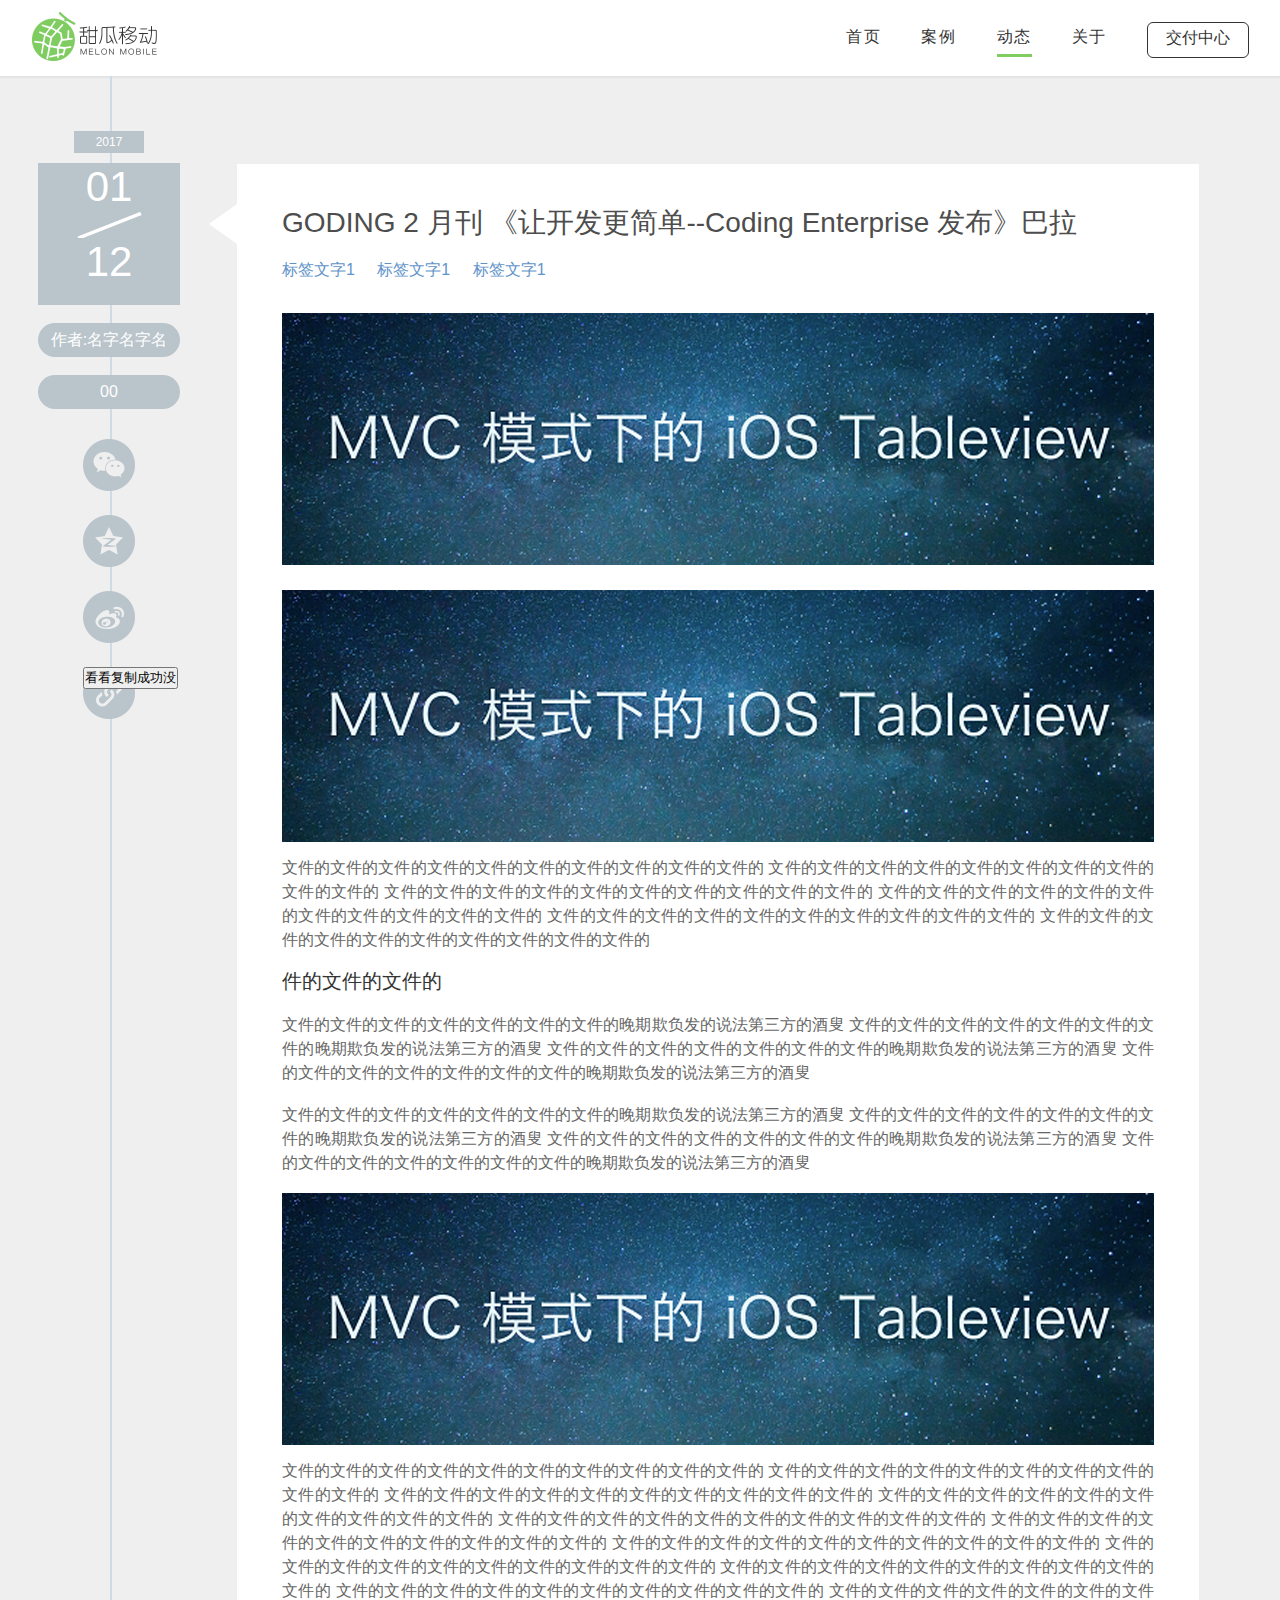
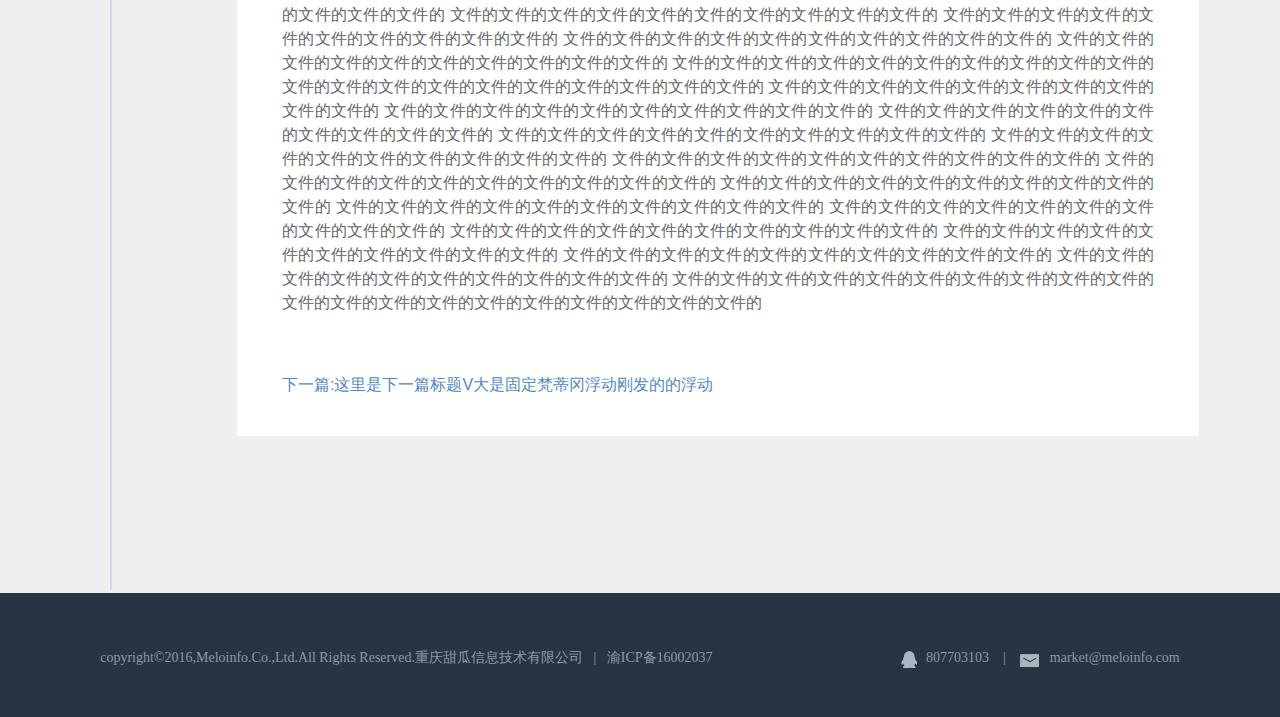
<file: computer/dongtai01.html>
<!DOCTYPE html>
<html>
<head lang="en">
    <title>111</title>
    <meta charset="UTF-8">
    <meta name="description" content="">
    <meta name="keywords" content="">

    <link rel="stylesheet" href="css/dongtai01.css"/>
</head>
<body>
    <div class="head">
    <div class="head_left">
        <img src="images/logo2x.png" alt=""/>
        <a href="index.html"></a>
    </div>
    <div class="head_right">
        <ul class="clearfloat">
            <li class="head_right_first">
                <a href="index.html">首页</a>
            </li>
            <li class="head_right_second">
                <a href="anli.html">案例</a>
            </li>
            <li class="head_right_thrid hover">
                <a href="dongtai.html">动态</a>
            </li>
            <li class="head_right_fourth">
                <a href="our01.html">关于</a>
            </li>
                            <span class="head_right_last">
                                <a href="#">
                                    <div>交付中心</div>
                                </a>
                            </span>
        </ul>
    </div>
</div>

    <div class="nav_body">
        <div class="nav">
            <div class="xian_container">
                <div class="nav_left">
                    <div class="nav_left_01">
                        2017
                    </div>
                    <div class="nav_left_02">
                        <div class="nav_left_02one">
                            01
                        </div>
                        <div class="nav_left_02two">
                        </div>
                        <div class="nav_left_02three">
                            12
                        </div>
                    </div>
                    <div class="nav_left_03 ">
                        作者:名字名字名
                    </div>
                    <div class="nav_left_03 ">
                        00
                    </div>
                    <div class="nav_left_04">
                        <a class="jiathis_button_weixin" href="#"></a>
                    </div>
                    <div class="nav_left_05 ">
                        <a href="http://sns.qzone.qq.com/cgi-bin/qzshare/cgi_qzshare_onekey?url=dongtai01.html"></a>
                    </div>
                    <div class="nav_left_06 ">
                        <a href="http://v.t.sina.com.cn/share/share.php?url=http://www.jb51.net&title='分享内容'"></a>
                    </div>
                    <div class="nav_left_07 ">
                        <a href="javascript:;" onclick="jiathis_sendto('copy');return false;" class="jiatitle">
                            <input name="" type="button" id="aa" value="看看复制成功没" onclick="copyUrl()" />
                        </a>
                    </div>
                </div>
                <div class="nav_medium">
                    <div class="nav_medium_triangle"></div>
                    <div class="nav_medium_one">
                        <div class="nav_medium_onediv01">
                            GODING 2 月刊 《让开发更简单--Coding Enterprise 发布》巴拉
                        </div>
                        <div class="nav_medium_onediv02">
                            <span>
                                <a href="#">标签文字1</a>
                            </span>
                            <span>
                                <a href="#">标签文字1</a>
                            </span>
                            <span>
                                <a href="#">标签文字1</a>
                            </span>
                        </div>
                    </div>
                    <div class="nav_medium_two">
                        <p>
                            <img src="images/xinwen-20.png" alt=""/>
                        </p>
                        <div>
                            <img src="images/xinwen-20.png" alt=""/>
                        </div>
                        <div class="nav_medium_two_text">
                            文件的文件的文件的文件的文件的文件的文件的文件的文件的文件的
                            文件的文件的文件的文件的文件的文件的文件的文件的文件的文件的
                            文件的文件的文件的文件的文件的文件的文件的文件的文件的文件的
                            文件的文件的文件的文件的文件的文件的文件的文件的文件的文件的文件的
                            文件的文件的文件的文件的文件的文件的文件的文件的文件的文件的
                            文件的文件的文件的文件的文件的文件的文件的文件的文件的文件的
                        </div>
                        <h3>件的文件的文件的</h3>
                        <p>
                            文件的文件的文件的文件的文件的文件的文件的晚期欺负发的说法第三方的酒叟
                            文件的文件的文件的文件的文件的文件的文件的晚期欺负发的说法第三方的酒叟
                            文件的文件的文件的文件的文件的文件的文件的晚期欺负发的说法第三方的酒叟
                            文件的文件的文件的文件的文件的文件的文件的晚期欺负发的说法第三方的酒叟
                        </p>
                        <div class="nav_medium_two_02">
                        </div>
                        <p>
                            文件的文件的文件的文件的文件的文件的文件的晚期欺负发的说法第三方的酒叟
                            文件的文件的文件的文件的文件的文件的文件的晚期欺负发的说法第三方的酒叟
                            文件的文件的文件的文件的文件的文件的文件的晚期欺负发的说法第三方的酒叟
                            文件的文件的文件的文件的文件的文件的文件的晚期欺负发的说法第三方的酒叟
                        </p>
                        <img src="images/xinwen-20.png" alt=""/>
                        <div class="nav_medium_two_text">
                           文件的文件的文件的文件的文件的文件的文件的文件的文件的文件的
                           文件的文件的文件的文件的文件的文件的文件的文件的文件的文件的
                           文件的文件的文件的文件的文件的文件的文件的文件的文件的文件的
                           文件的文件的文件的文件的文件的文件的文件的文件的文件的文件的
                           文件的文件的文件的文件的文件的文件的文件的文件的文件的文件的
                           文件的文件的文件的文件的文件的文件的文件的文件的文件的文件的
                           文件的文件的文件的文件的文件的文件的文件的文件的文件的文件的
                           文件的文件的文件的文件的文件的文件的文件的文件的文件的文件的
                           文件的文件的文件的文件的文件的文件的文件的文件的文件的文件的
                           文件的文件的文件的文件的文件的文件的文件的文件的文件的文件的
                           文件的文件的文件的文件的文件的文件的文件的文件的文件的文件的
                           文件的文件的文件的文件的文件的文件的文件的文件的文件的文件的
                           文件的文件的文件的文件的文件的文件的文件的文件的文件的文件的
                           文件的文件的文件的文件的文件的文件的文件的文件的文件的文件的
                           文件的文件的文件的文件的文件的文件的文件的文件的文件的文件的
                           文件的文件的文件的文件的文件的文件的文件的文件的文件的文件的
                           文件的文件的文件的文件的文件的文件的文件的文件的文件的文件的
                           文件的文件的文件的文件的文件的文件的文件的文件的文件的文件的
                           文件的文件的文件的文件的文件的文件的文件的文件的文件的文件的
                           文件的文件的文件的文件的文件的文件的文件的文件的文件的文件的
                           文件的文件的文件的文件的文件的文件的文件的文件的文件的文件的
                           文件的文件的文件的文件的文件的文件的文件的文件的文件的文件的
                           文件的文件的文件的文件的文件的文件的文件的文件的文件的文件的
                           文件的文件的文件的文件的文件的文件的文件的文件的文件的文件的
                           文件的文件的文件的文件的文件的文件的文件的文件的文件的文件的
                           文件的文件的文件的文件的文件的文件的文件的文件的文件的文件的
                           文件的文件的文件的文件的文件的文件的文件的文件的文件的文件的
                           文件的文件的文件的文件的文件的文件的文件的文件的文件的文件的
                           文件的文件的文件的文件的文件的文件的文件的文件的文件的文件的
                           文件的文件的文件的文件的文件的文件的文件的文件的文件的文件的
                           文件的文件的文件的文件的文件的文件的文件的文件的文件的文件的
                           文件的文件的文件的文件的文件的文件的文件的文件的文件的文件的
                           文件的文件的文件的文件的文件的文件的文件的文件的文件的文件的
                        </div>
                    </div>
                    <div class="nav_medium_three clearfloat">
                        <div class="nav_medium_three_left">
                            <a href="#">
                                下一篇:这里是下一篇标题V大是固定梵蒂冈浮动刚发的的浮动
                            </a>
                        </div>
                        <div class="nav_medium_three_right">
                            <a href="#">
                                阅读下一篇
                            </a>
                        </div>
                    </div>
                </div>
            </div>
        </div>
    </div>

    <!-- footer start-->
    <div class="footer" id="footer">
        <div class="footer_container">
            <div class="footer_left">
                copyright©2016,Meloinfo.Co.,Ltd.All Rights Reserved.重庆甜瓜信息技术有限公司 &nbsp;&nbsp;| &nbsp;&nbsp;渝ICP备16002037
                <span class="footer_left_tiao">&nbsp;&nbsp;&nbsp;&nbsp;&nbsp;&nbsp;|&nbsp;&nbsp;</span>
            </div>
            <div class="footer_right">
                <span class="footer_one_bg"></span>
                <span>807703103 &nbsp;&nbsp;</span>
                <span class="footer_two_bg">| &nbsp;&nbsp;</span>
                <span class="footer_three_bg"></span>
                            <span class="footer_four">
                            market@meloinfo.com
                            </span>
            </div>
        </div>
    </div>
    <!-- footer end-->
    <script src="js/jquery-1.11.3.min.js"></script>
    <script src="js/dongtai01.js"></script>
    <script type="text/javascript" src="http://v3.jiathis.com/code/jia.js?uid=2130718" charset="utf-8"></script>
    <script type="text/javascript" src="js/jia.js" charset="utf-8"></script>
</body>
</html>
</file>
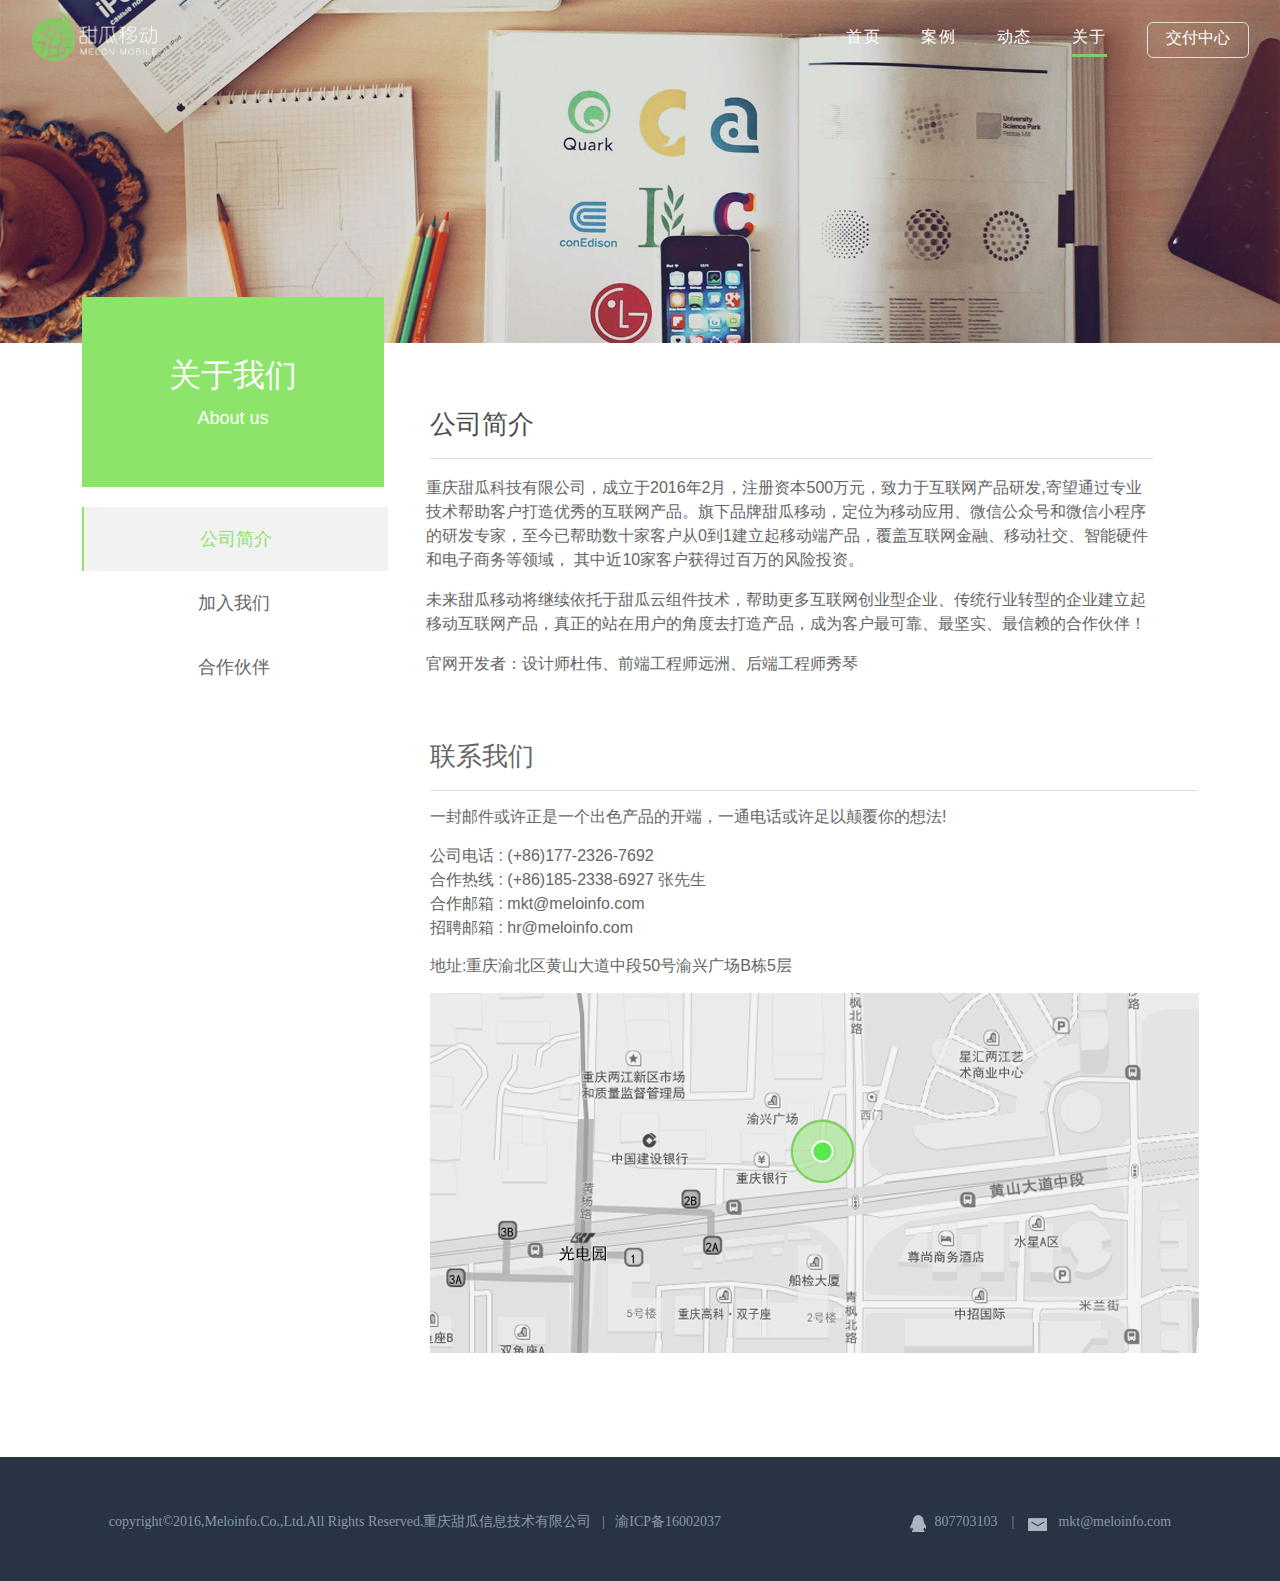
<file: computer/our01.html>
<!DOCTYPE html>
<html>
<head lang="en">

    <meta http-equiv="Page-Enter" content="blendTrans(Duration=2.0,Transition=2)" />
    <meta http-equiv="Page-Exit" content="blendTrans(Duration=2.0,Transition=2)" />

    <title></title>
    <meta charset="UTF-8">
    <meta name="description" content="">
    <meta name="keywords" content="">

    <meta charset="UTF-8">
    <title></title>
    <link rel="stylesheet" href="css/about-introduction.css"/>
</head>
<body>
    <div class="header">
        <!-- 预加载
        <div class="box1_jia_div">
            <div class="loading">
                <div class="loading1">
                    <span></span>
                    <span></span>
                    <span></span>
                    <span></span>
                    <span></span>
                </div>
            </div>
        </div>
        -->
        <div class="header_img">
            <img src="images/xinwenbanner02.jpg" alt=""/>
        </div>
        <div class="head clearfloat">
            <div class="head_left">
                <img src="images/logo23.png" alt=""/>
                <a href="index.html"></a>
            </div>
            <div class="head_right">
                <ul class="clearfloat">
                    <li class="head_right_first">
                        <a href="index.html">首页</a>
                    </li>
                    <li class="head_right_second">
                        <a href='anli.html'>案例</a>
                    </li>
                    <li class="head_right_thrid">
                        <a href="dongtai.html">动态</a>
                    </li>
                    <li class="head_right_fourth hover">
                        <a href="our01.html">关于</a>
                    </li>
                    <span class="head_right_last">
                        <a href="#">
                            <div>交付中心</div>
                        </a>
                    </span>
                </ul>
            </div>
        </div>
    </div>

    <div class="nav clearfloat">
        <div class="nav_left">
            <div class="nav_left_text">
                <div class="nav_left_text01">关于我们</div>
                <div class="nav_left_text02">About us</div>
            </div>
        </div>
        <div class="nav_right">
            <div class="nav_right_text">公司简介</div>
            <div class="nav_right_bor"></div>
        </div>
    </div>
    <div class="body clearfloat">
        <div class="body_left">
            <ul>
                <li class="active body_left_first">
                    <a href="our01.html">
                        公司简介
                    </a>
                </li>
                <li>
                    <a href="our02.html">
                        加入我们
                    </a>
                </li>
                <li>
                    <a href="our03.html">
                        合作伙伴
                    </a>
                </li>
            </ul>
        </div>
        <div class="body_right">
            <div class="body_right_01">
                <p>
                    重庆甜瓜科技有限公司，成立于2016年2月，注册资本500万元，致力于互联网产品研发,寄望通过专业技术帮助客户打造优秀的互联网产品。旗下品牌甜瓜移动，定位为移动应用、微信公众号和微信小程序的研发专家，至今已帮助数十家客户从0到1建立起移动端产品，覆盖互联网金融、移动社交、智能硬件和电子商务等领域， 其中近10家客户获得过百万的风险投资。
                </p>
                <p class="body_right_01_twoP">
                    未来甜瓜移动将继续依托于甜瓜云组件技术，帮助更多互联网创业型企业、传统行业转型的企业建立起移动互联网产品，真正的站在用户的角度去打造产品，成为客户最可靠、最坚实、最信赖的合作伙伴！
                </p>
                <div>官网开发者：设计师杜伟、前端工程师远洲、后端工程师秀琴</div>
            </div>
        </div>
    </div>
    <div class="bnnar">
        <div class="bnnar_right">
            <div class="bnnar_right_one">联系我们</div>
            <div class="bnnar_right_two"></div>
            <div class="bnnar_right_three">
                一封邮件或许正是一个出色产品的开端，一通电话或许足以颠覆你的想法!
            </div>
            <div class="bnnar_right_four">
                <p>公司电话 : (+86)177-2326-7692</p>
                <p>合作热线 : (+86)185-2338-6927 张先生</p>
                <p>合作邮箱 : mkt@meloinfo.com</p>
                <p>招聘邮箱 : hr@meloinfo.com</p>
                <!--
                <div class="bnnar_right_erweima">
                    <img src="images/erweima_1.png" alt=""/>
                    <div>扫描二维码关注微信</div>
                </div>
                -->
            </div>
            <div class="bnnar_right_five">
                地址:重庆渝北区黄山大道中段50号渝兴广场B栋5层
                <img src="images/our_ditu.png" alt=""/>
            </div>
        </div>
    </div>
    <div class="footer">
        <div class="footer_container">
            <div class="footer_left">
                copyright©2016,Meloinfo.Co.,Ltd.All Rights Reserved.重庆甜瓜信息技术有限公司 &nbsp;&nbsp;| &nbsp;&nbsp;渝ICP备16002037
                <span class="footer_left_tiao">&nbsp;&nbsp;&nbsp;&nbsp;&nbsp;&nbsp;|&nbsp;&nbsp;</span>
            </div>
            <div class="footer_right">
                <span class="footer_one_bg"></span>
                <span>807703103 &nbsp;&nbsp;</span>
                <span class="footer_two_bg">| &nbsp;&nbsp;</span>
                <span class="footer_three_bg"></span>
                            <span class="footer_four">
                            mkt@meloinfo.com
                            </span>
            </div>
        </div>
    </div>

    <script src="js/jquery-1.11.3.min.js"></script>
    <script src="js/our01.js"></script>
</body>
</html>
</file>
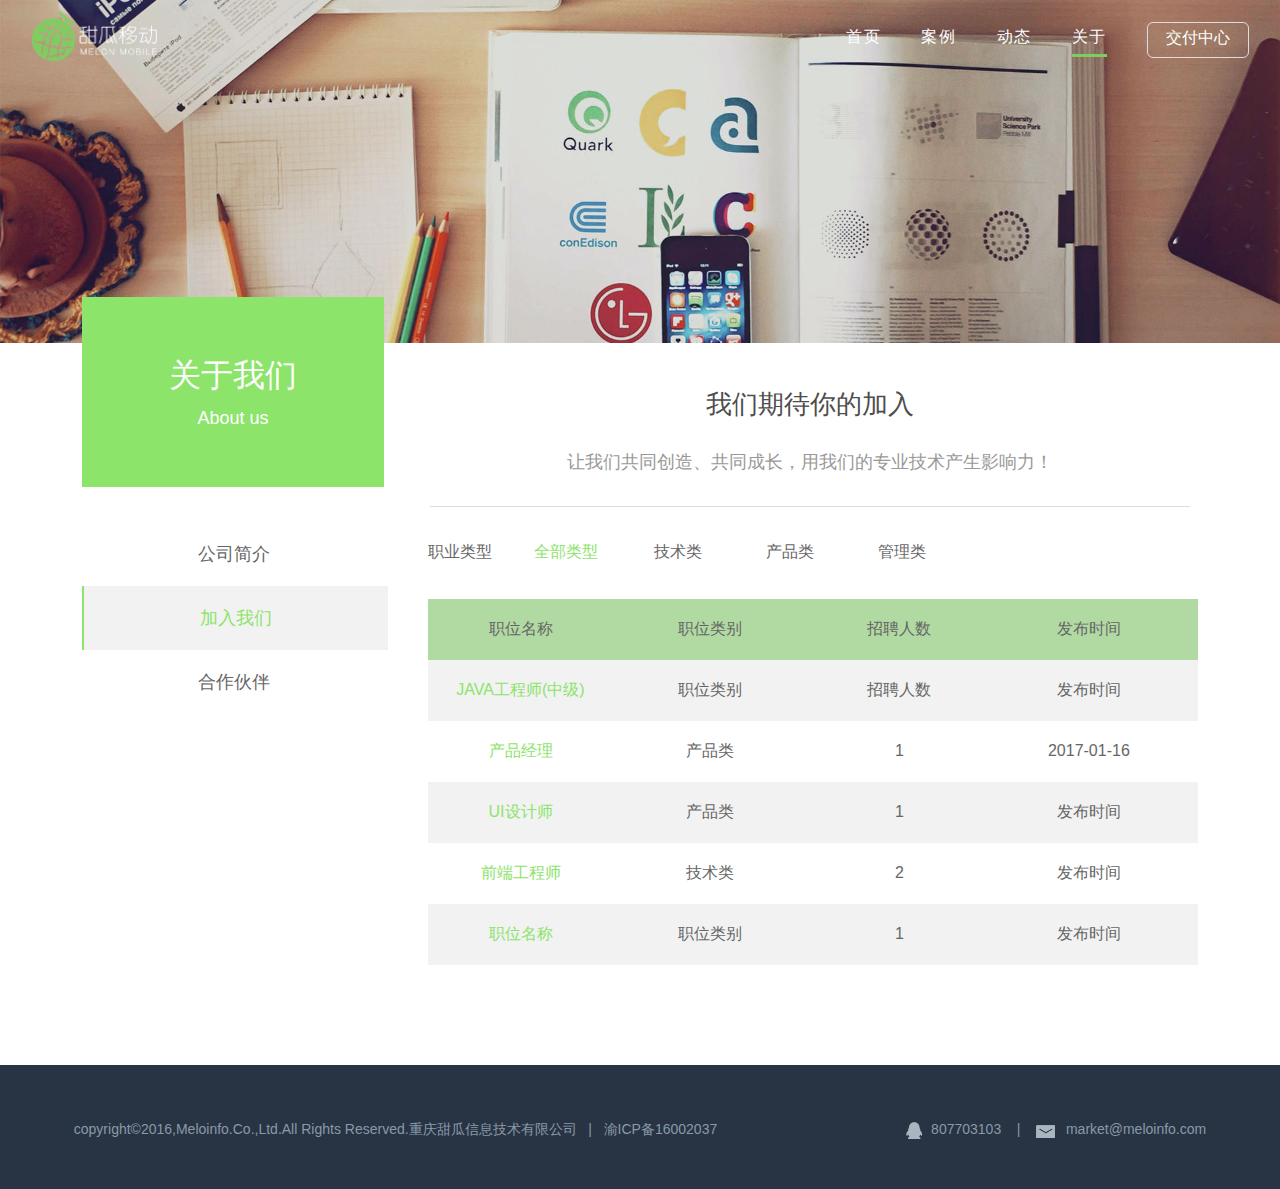
<file: computer/our02.html>
<!DOCTYPE html>
<html>
<head lang="en">
    <meta http-equiv="Page-Enter" content="blendTrans(Duration=2.0,Transition=2)" />
    <meta http-equiv="Page-Exit" content="blendTrans(Duration=2.0,Transition=2)" />

    <title></title>
    <meta charset="UTF-8">
    <meta name="description" content="">
    <meta name="keywords" content="">


    <meta charset="UTF-8">
    <title></title>
    <link rel="stylesheet" href="css/about-join-us.css"/>
</head>
<body>
    <div class="header">
        <div class="header_img">
            <img src="images/xinwenbanner02.jpg" alt=""/>
        </div>
        <div class="head clearfloat">
            <div class="head_left">
                <img src="images/logo23.png" alt=""/>
                <a href="index.html"></a>
            </div>
            <div class="head_right">
                <ul class="clearfloat">
                    <li class="head_right_first">
                        <a href="index.html">首页</a>
                    </li>
                    <li class="head_right_second">
                        <a href="anli.html">案例</a>
                    </li>
                    <li class="head_right_thrid">
                        <a href="dongtai.html">动态</a>
                    </li>
                    <li class="head_right_fourth hover">
                        <a href="our01.html">关于</a>
                    </li>
                        <span class="head_right_last">
                            <a href="#">
                                <div>交付中心</div>
                            </a>
                        </span>
                </ul>
            </div>
        </div>
    </div>
    <div class="nav clearfloat">
        <div class="nav_left">
            <div class="nav_left_text">
                <div class="nav_left_text01">关于我们</div>
                <div class="nav_left_text02">About us</div>
            </div>
        </div>
        <div class="nav_right">
            <div class="nav_right01">
                我们期待你的加入
            </div>
            <div class="nav_right02">
                让我们共同创造、共同成长，用我们的专业技术产生影响力！
            </div>
            <div class="nav_right03"></div>
        </div>
    </div>
    <div class="body clearfloat">
        <div class="body_left">
            <ul>

                <li><a href="our01.html">公司简介</a></li>
                <li class="body_two active"><a href="#two_our" name="two_our">加入我们</a></li>
                <li><a href="our03.html">合作伙伴</a></li>

            </ul>
        </div>
        <div class="body_right">
            <ul class="clearfloat">
                <div class="body_right_one">职业类型</div>
                <li class="body_right__two">全部类型</li>
                <li class="body_right_three">技术类</li>
                <li class="body_right_four">产品类</li>
                <li class="body_right_five">管理类</li>
            </ul>
            <div class="body_right_two">
                <div class="body_right_two_first">
                    <span>职位名称</span>
                    <span>职位类别</span>
                    <span>招聘人数</span>
                    <span>发布时间</span>
                </div>
                <div class="body_right_two_second body_right_two_second_bg_blank">
                    <span class="body_right_modal">JAVA工程师(中级)</span>
                    <span>职位类别</span>
                    <span>招聘人数</span>
                    <span>发布时间</span>
                </div>
                <div class="body_right_two_second body_right_two_second_white">
                    <span class="body_right_modal">产品经理</span>
                    <span>产品类</span>
                    <span>1</span>
                    <span>2017-01-16</span>
                </div>
                <div class="body_right_two_second body_right_two_second_bg_blank">
                    <span class="body_right_modal">UI设计师</span>
                    <span>产品类</span>
                    <span>1</span>
                    <span>发布时间</span>
                </div>
                <div class="body_right_two_second body_right_two_second_white">
                    <span class="body_right_modal">前端工程师</span>
                    <span>技术类</span>
                    <span>2</span>
                    <span>发布时间</span>
                </div>
                <div class="body_right_two_second body_right_two_second_bg_blank">
                    <span class="body_right_modal">职位名称</span>
                    <span>职位类别</span>
                    <span>1</span>
                    <span>发布时间</span>
                </div>
            </div>
        </div>
    </div>
    <div class="footer">
        <div class="footer_container">
            <div class="footer_left">
                copyright©2016,Meloinfo.Co.,Ltd.All Rights Reserved.重庆甜瓜信息技术有限公司 &nbsp;&nbsp;| &nbsp;&nbsp;渝ICP备16002037
                <span class="footer_left_tiao">&nbsp;&nbsp;&nbsp;&nbsp;&nbsp;&nbsp;|&nbsp;&nbsp;</span>
            </div>
            <div class="footer_right">
                <span class="footer_one_bg"></span>
                <span>807703103 &nbsp;&nbsp;</span>
                <span class="footer_two_bg">| &nbsp;&nbsp;</span>
                <span class="footer_three_bg"></span>
                            <span class="footer_four">
                            market@meloinfo.com
                            </span>
            </div>
        </div>
    </div>
    <!-- 模态框-->
    <div class="modal">
        <div class="modal-data">
            <div class="modal-data-text-bg">
                <div class="modal-data-one">
                    <span>信息</span>
                    <span class="modal-data-one-right"></span>
                </div>
                <div class="modal-container">
                <div class="modal-data-two">
                    <p></p>
                    JAVA工程师（中级）
                </div>
                <div class="modal-data-three">
                    <div class="modal-data-three01">
                        <span>招聘类别 : 技术类</span>
                        <span>薪资范围 : 1-1.5W</span>
                        <span>学历 : 本科</span>
                        <span>招聘人数 : 1</span>
                    </div>
                    <div class="modal-data-three02">
                        <span>发布时间 : 2017-03-13</span>
                        <span>截止时间 : 2017-03-13</span>
                    </div>
                </div>
                <div class="">
                    <div class="modal-data-four">
                        <div>岗位职责:</div>
                        <div class="">
                            <ul class="">
                                <li>
                                    1、参与项目需求分析，评估业务的风险，关注异常测试、安全性测试、浏览器兼容性等测试；
                                </li>
                                <li>
                                    2、制定详细测试计划及测试用例的编写；
                                </li>
                                <li>
                                    3、执行测试用例，记录并报告Bug，跟踪Bug修正过程，并进行回归测试；
                                </li>
                                <li>
                                    4、根据测试结果完成测试报告，给出测试结果分析；
                                </li>
                                <li>
                                    5、参与Web性能测试、压力测试，并做分析，给出分析结果；
                                </li>
                                <li>
                                    6、及时编写、维护所负责平台/业务的测试用例、使用说明等相关文档。
                                </li>
                            </ul>
                        </div>
                    </div>
                    <div class="modal-data-five">
                        <div>任职资格:</div>
                        <div class="">
                            <ul class="overflow-auto">
                                <li>
                                    1、计算机或相关专业，大专及以上学历，两年以上网站或Web测试经验（具有J2EE开发项目经历的优先）；
                                </li>
                                <li>
                                    2、熟悉软件工程理论，熟悉软件测试一般方法和流程；
                                </li>
                                <li>
                                    3、熟悉并掌握windows及linux平台下web应用渗透及防护技术，包括但不限于SQL注入、XSS攻击、CSRF、上传漏洞利用；
                                </li>
                                <li>
                                    4、熟练使用测试工具，Selenium/JMeter/QTP/LoadRunner中至少一种，能够独立编写测试脚本；
                                </li>
                                <li>
                                    5、熟练使用版本管理工具SVN、Git至少一种； 6、熟悉Oracle/MySQL数据库，熟练使用PL/SQL，能对数据库中的数据进行校验；
                                </li>
                                <li>
                                    7、热爱软件测试工作，具有团队精神，工作态度认真严谨，有较强的表达和沟通能力及文档编辑能力，能够认真思考细节，有较强的逻辑分析能力；
                                </li>
                                <li>
                                    8、对压力测试及网站部署架构有一定了解者优先；
                                </li>
                                <li>
                                    9、具有金融行业系统测试经验优先。
                                </li>
                            </ul>
                        </div>
                    </div>
                </div>
                </div>
                <div class="modal-data-six">
                    <a href="#">“请将简历投递到hr@meloinfo.com”</a>
                </div>
            </div>
        </div>
    </div>
    <script src="js/jquery-1.11.3.min.js"></script>
    <script src="js/our02.js"></script>
</body>
</html>
</file>
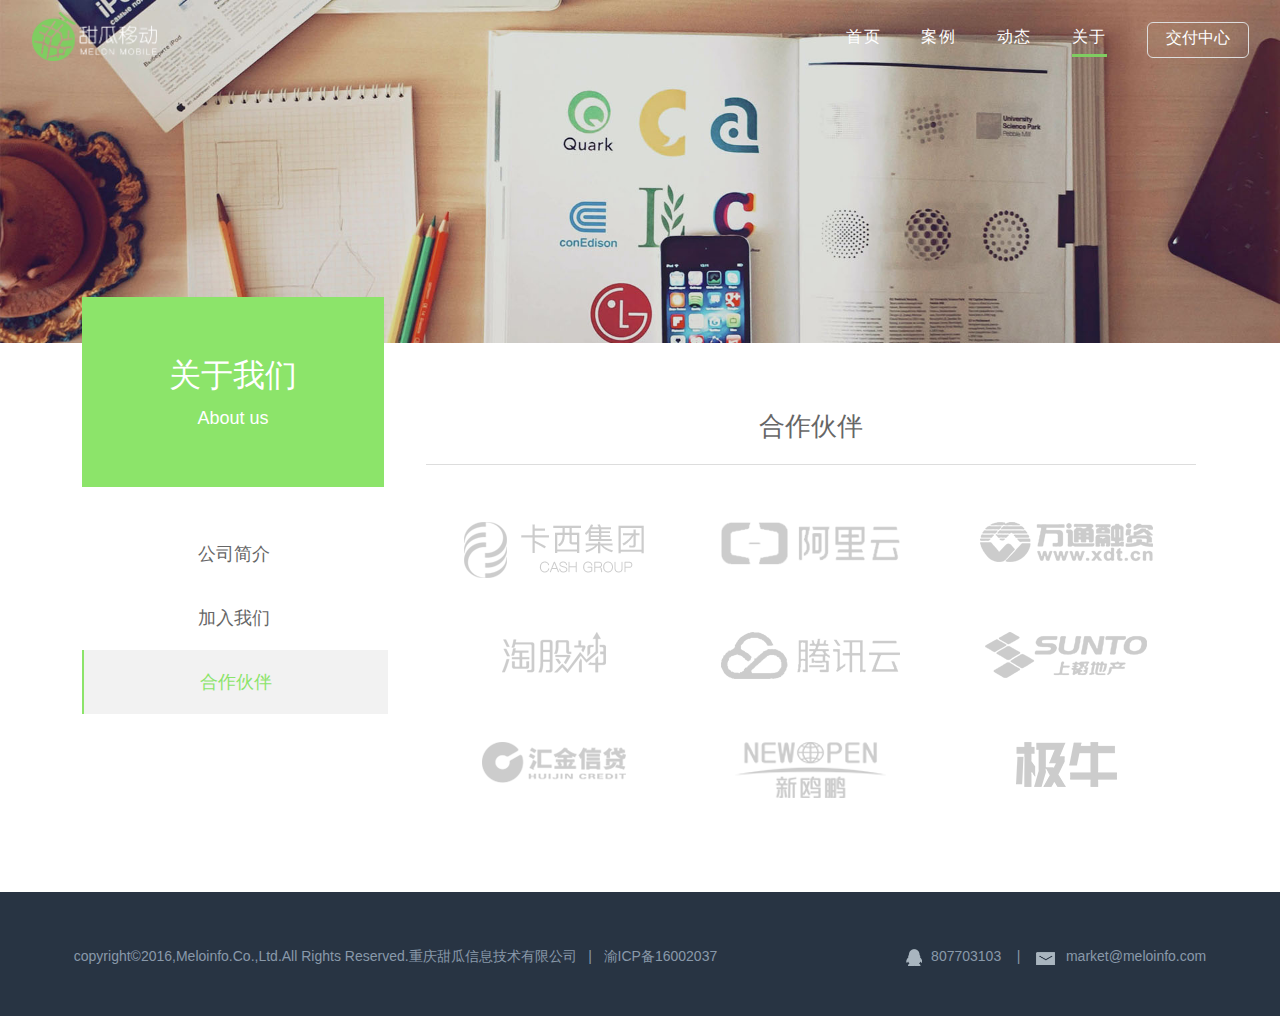
<file: computer/our03.html>
<!DOCTYPE html>
<html>
<head lang="en">
    <meta http-equiv="Page-Enter" content="blendTrans(Duration=2.0,Transition=2)" />
    <meta http-equiv="Page-Exit" content="blendTrans(Duration=2.0,Transition=2)" />

    <title></title>
    <meta charset="UTF-8">
    <meta name="description" content="">
    <meta name="keywords" content="">


    <meta charset="UTF-8">
    <title></title>
    <link rel="stylesheet" href="css/about-partner.css"/>
</head>
<body>
    <div class="header">
        <div class="header_img">
            <img src="images/xinwenbanner02.jpg" alt=""/>
        </div>
        <div class="head clearfloat">
            <div class="head_left">
                <img src="images/logo23.png" alt=""/>
                <a href="index.html"></a>
            </div>
            <div class="head_right">
                <ul class="clearfloat">
                    <li class="head_right_first">
                        <a href="index.html">首页</a>
                    </li>
                    <li class="head_right_second">
                        <a href="anli.html">案例</a>
                    </li>
                    <li class="head_right_thrid">
                        <a href="dongtai.html">动态</a>
                    </li>
                    <li class="head_right_fourth hover">
                        <a href="our01.html">关于</a>
                    </li>
                        <span class="head_right_last">
                            <a href="#">
                                <div>交付中心</div>
                            </a>
                        </span>
                </ul>
            </div>
        </div>
    </div>
    <div class="nav clearfloat">
        <div class="nav_left">
            <div class="nav_left_text">
                <div class="nav_left_text01">关于我们</div>
                <div class="nav_left_text02">About us</div>
            </div>
        </div>
        <div class="nav_right">
            <div class="nav_right01">合作伙伴</div>
            <div class="nav_right02"></div>
        </div>
    </div>
    <div class="body">
        <div class="body_left">
            <ul>

                <li><a href="our01.html">公司简介</a></li>
                <li><a href="our02.html">加入我们</a></li>
                <li class="body_three active"><a href="#three_our" name="three_our">合作伙伴</a></li>

            </ul>
        </div>
        <div class="body_right">
            <div class="body_right_one">
                <img src="images/our_kaxi.png" alt=""/>
            </div>
            <div class="body_right_two">
                <img src="images/our_aliyun.png" alt=""/>
            </div>
            <div class="body_right_three">
                <img src="images/our_wantong.png" alt=""/>
            </div>
            <div class="body_right_four">
                <img src="images/our_taogushen.png" alt=""/>
            </div>
            <div class="body_right_five">
                <img src="images/our_tengxunyun.png" alt=""/>
            </div>
            <div class="body_right_six">
                <img src="images/our_shangtao.png" alt=""/>
            </div>
            <div class="body_right_seven">
                <img src="images/our_huijinxindai.png" alt=""/>
            </div>
            <div class="body_right_eight">
                <img src="images/our_xinoupeng.png" alt=""/>
            </div>
            <div class="body_right_nine">
                <img src="images/our_jiniu.png" alt=""/>
            </div>
        </div>
    </div>
    <div class="footer">
        <div class="footer_container">
            <div class="footer_left">
                copyright©2016,Meloinfo.Co.,Ltd.All Rights Reserved.重庆甜瓜信息技术有限公司 &nbsp;&nbsp;| &nbsp;&nbsp;渝ICP备16002037
                <span class="footer_left_tiao">&nbsp;&nbsp;&nbsp;&nbsp;&nbsp;&nbsp;|&nbsp;&nbsp;</span>
            </div>
            <div class="footer_right">
                <span class="footer_one_bg"></span>
                <span>807703103 &nbsp;&nbsp;</span>
                <span class="footer_two_bg">| &nbsp;&nbsp;</span>
                <span class="footer_three_bg"></span>
                            <span class="footer_four">
                            market@meloinfo.com
                            </span>
            </div>
        </div>
    </div>
    <script src="js/jquery-1.11.3.min.js"></script>
    <script src="js/our03.js"></script>
</body>
</html>
</file>
<file: computer/css/index.css>
/*重置样式start*/
html, body {
    position: relative;
    height: 100%;
    box-sizing:border-box;!important;
    -moz-user-select: text;!important;
    user-select: text;!important;
}
body,div,dl,dt,dd,ul,ol,li,h1,h2,h3,h4,h5,h6,pre,form,fieldset,input,textarea,p,blockquote,th,td{
    margin:0;padding:0;
    font-family:'PingFangSC-Thin',"Microsoft YaHei UI","Hiragino Sans GB W3","Helvetica Neue","Hiragino Sans GB","WenQuanYi Micro Hei",sans-serif,Helvetica,Arial;
}
h1,h2,h3,h4,h5,h6{
    font-size:100%;
    font-weight: normal;
}
body{
    color:#666;
    background:#fff;
    -webkit-background-size: cover;
    -moz-background-size: cover;
    -o-background-size: cover;
    background-size: cover;
    filter: progid: DXImageTransform.Microsoft.AlphaImageLoader( src='', sizingMethod='scale');
    -ms-filter: progid: DXImageTransform.Microsoft.AlphaImageLoader( src='', sizingMethod='scale');
}
ul,ol{
    list-style-type:none;
}
.clearfloat:after{
    display:table;
    content:"";
    clear:both;
    height:0;
    overflow:hidden;
}
a:hover{
    text-decoration: none;
    /*color:#333;*/
}
a{
    text-decoration: none;
    color:#fff;
}
/*重置样式end*/
/*swiper组件必要样式start*/
.swiper-container {
    width: 100%;
    height: 100%;
    margin-left: auto;
    margin-right: auto;
}
/*swiper组件必要样式end*/
/*背景设置start*/
.swiper-container .swiper-wrapper .box1{
    position:relative;
}
.swiper-container .swiper-wrapper .box2{
    background:#82D264;
}
.swiper-container .swiper-wrapper .box3{
    background: #6F9CE0;
}
.swiper-container .swiper-wrapper .box4{
    background:#F5B645;
}
.swiper-container .swiper-wrapper .box5{
    background: #1E9BE4;
    overflow:hidden;
    position:relative;
}
/*背景设置end*/
/*head start*/
.head{
    width:100%;
    position: fixed;
    top:0;
    height:100px;
    z-index:1000;
    padding:12px;
}
.head .head_left{
    float:left;
    margin-left:20px;
}
.head .head_left a{
    position: absolute;
    width:125px;
    top:12px;
    height:43px;
}
.head .head_left img{
    width:125px;
}
.head .head_right{
    float:right;
    margin:15px 15px 0 0;
}
.head .head_right ul{
    text-align:center;
}
.head .head_right ul li{
    float:left;
    margin-right:40px;
    color:#fff;
    letter-spacing: 0.1em;
    cursor:pointer;
}
.head .head_right ul .head_right_first{
    /*border-bottom:3px solid #7FCD61;*/
    padding-bottom: 6px;
}
.hover{
    border-bottom:3px solid #fff;
    padding-bottom: 6px;
}
.head .head_right ul span{
    display:block;
    float:left;
    width:90px;
    height:34px;
    margin-right:40px;
}
.head .head_right ul span a div{
    /*background:url('../images/jiaofu1.png') no-repeat;*/
    width:90px;
    /*height:34px;*/
    margin:0 auto;
    text-align:center;
    margin-top:-5px;
    padding:5px 5px 8px 5px;
    border:1px solid #ddd;
    -webkit-border-radius: 10px;
    -moz-border-radius: 10px;
    border-radius: 6px;
}
.head .head_right ul span a div:hover{
    /*background:url('../images/jiaofu2.png');*/
   background:#fff;
    color:#333;
}
/*head end*/
/*box1 start*/
.box1 .slide1_banner{
    position:absolute;
    width:100%;
    height:100%;
}
.box1 .slide1_banner img{
    width:100%;
}

.box1_jia{
    position:fixed;
    width:100%;
    height:100%;
    top:0;
    left:0;
    z-index: 500000000;
    background:rgba(256,256,256,0.8);
}
.box1_jia .box1_jia_div{
    top:50%;
    left:50%;
    margin-left:-100px;
    margin-top:-150px;
    position: absolute;
}
/*加载 start*/
.loading{
    width: 200px;
    height: 120px;
    position:fixed;
    z-index: 1000;
}
.loading a{
    display: block;
    text-align: center;
    font-size: 20px;
    margin-top: 200px;
}
.loading1{
    width: 150px;
    height: 15px;
    margin: 0 auto;
}
.loading1 span{
    display: inline-block;
    width: 15px;
    height: 100%;
    margin-right: 5px;
    background: lightgreen;
    -webkit-transform-origin: right bottom;
    -webkit-animation: load 1s ease infinite;
}
.loading1 span:last-child{
    margin-right: 0px;
}
@-webkit-keyframes load{
    0%{
        opacity: 1;
    }
    100%{
        opacity: 0;
        -webkit-transform: rotate(90deg);
    }
}
.loading1 span:nth-child(1){
    -webkit-animation-delay:0.13s;
}
.loading1 span:nth-child(2){
    -webkit-animation-delay:0.26s;
}
.loading1 span:nth-child(3){
    -webkit-animation-delay:0.39s;
}
.loading1 span:nth-child(4){
    -webkit-animation-delay:0.52s;
}
.loading1 span:nth-child(5){
    -webkit-animation-delay:0.65s;
}
/*加载 end*/



.box1 .container{
    width:770px;
    text-align:center;
    margin:0 auto;
    margin-top:230px;
}
.box1 .box1_first{
    font-size:72px;
    color:#fff;
    font-family:'PingFangSC-Thin',"Microsoft YaHei UI","Hiragino Sans GB W3","Helvetica Neue","Hiragino Sans GB","WenQuanYi Micro Hei",sans-serif,Helvetica,Arial;
}
.box1 .box1_second{
    font-size:24px;
    color:#ebebeb;
    margin-top:40px;
    font-family:'PingFangSC-Thin',"Microsoft YaHei UI","Hiragino Sans GB W3","Helvetica Neue","Hiragino Sans GB","WenQuanYi Micro Hei",sans-serif,Helvetica,Arial;
}
.box1 .box1_three{
    width:173px;
    margin:0 auto;
    margin-top:224px;
}
.box1 .box1_three div{
    /*background:url('../images/lianxiwomen.png');*/
    width:173px;
    border:1px solid #ddd;
    padding:12px 4px;
    -webkit-border-radius: 40px;
    -moz-border-radius: 40px;
    border-radius: 40px;
    font-size:18px;
}
.box1 .box1_three div:hover{
    /*background:url('../images/lianxiwomen%202.png') no-repeat;*/
    background:#fff;
    color:#333;
}
.box1 .box1_four{
    margin:0 auto;
    margin-top:23%;
    width:70px;
}
.box1 .box1_four div{
    background:url('../images/jiantou.png') no-repeat;
    width:61px;
    height:53px;
}
/*适配 start*/
@media screen and (max-height: 650px){
    /*.box1 .container{*/
        /*margin-top:170px;*/
    /*}*/
    /*.box1 .box1_three{*/
        /*margin-top:120px;*/
    /*}*/
}
/*适配 end*/
/*box1 end*/
/*box2 start*/
/*第二屏 动画*/
  /*.box2_twodiv01,.box2_twodiv02,.box2_twodiv03,.box2_twodiv04,.box2_twodiv05,.box2_twodiv06,.box2_twodiv07,.box2_two02lidiv01,.box2_two02lidiv02,.box2_two02lidiv03{*/
      /*-webkit-animation-duration: 1.2s;*/

  /*}*/
  /*.box2_two02lidiv01,.box2_two02lidiv02,.box2_two02lidiv03{*/
      /*-webkit-animation-delay:0.5s;*/
  /*}*/
.box2 .container{
    text-align:center;
    margin:0 auto;
    margin-top:6%;
}
.box2_one{
    margin:0 auto;
    width:275px;
}
.box2 .box2_one div{
    background:url('../images/fuwu@2x.png') no-repeat;
    width:275px;
    height:86px;
    background-size: cover;
}
.box2_two{
    margin:0 auto;
    /*width:1236px;*/
    margin-top:74px;

}
.box2_two ul{
    /*margin:0 auto;*/
    height:610px;
    /*width:1236px;*/
    text-align:center;
    margin-top:100px;
}
.box2_two ul li{
    /*float:left;*/
    /*margin:0 auto;*/
    color:#fff;
    display:inline-block;
}
.box2_two01li{
    width:400px;
    margin-right:10%;
}
.box2_two ul .box2_two02li{
    width:345px;
    margin-top:80px;
    margin-left:10%;
}


.box2_two01div{
    background:url('../images/shouji__12.png') no-repeat;
    width:147px;
    height:307px;
    background-size: cover;
    position:relative;
    margin: 0 auto;
}
.box2_two01div_one_01{
    background:url('../images/dong-04.png') no-repeat 100%;
    width:55px;
    height:47px;
    top:60px;
    left:20px;
}
.box2_two01div_one_02{
    width:47px;
    top:60px;
    left:80px;
    border-top:1px solid #fff;
}
.box2_two01div_one_03{
    width:47px;
    top:72px;
    left:80px;
    border-top:1px solid #fff;
}
.box2_two01div_one_04{
    width:47px;
    top:83px;
    left:80px;
    border-top:1px solid #fff;
}
.box2_two01div_one_05{
    width:47px;
    top:94px;
    left:80px;
    border-top:1px solid #fff;
}
.box2_two01div_one_06{
    width:47px;
    top:106px;
    left:80px;
    border-top:1px solid #fff;
}
.box2_tow01div_two{
    border:1px solid #fff;
    height:42px;
    width:106px;
    top:118px;
    left:20px;
}
.box2_tow01div_three{
    top:168px;
    left:20px;
}
.box2_tow01div_three .box2_tow01div_three_one{
    border-top:1px solid #fff;
    width:105px;
}
.box2_tow01div_three .box2_tow01div_three_two{
    border-top:1px solid #fff;
    width:105px;
    margin-top:10px;
}
.box2_tow01div_three .box2_tow01div_three_three{
    border-top:1px solid #fff;
    width:105px;
    margin-top:20px;
}
.box2_tow01div_three .box2_tow01div_three_four{
    border-top:1px solid #fff;
    width:105px;
    margin-top:30px;
}
.box2_tow01div_three .box2_tow01div_three_five{
    border-top:1px solid #fff;
    width:105px;
    margin-top:40px;
}
.box2_tow01div_four{
    top:215px;
    left:20px;
}
.box2_tow01div_four_one{
    border:1px solid #fff;
    width:50px;
    height:40px;
}
.box2_tow01div_four_two{
    border:1px solid #fff;
    width:50px;
    margin-left:55px;
    height:40px;
}




.box2_two02div{
    margin-top:50px;
}
.box2_two02li02div{
    margin-top:30px;
}
.box2_two01div div{
    position:absolute;
}
.box2_two01div .box2_twodiv01{
    background:url('../images/icon1.png') no-repeat;
    width:43px;
    height:42px;
    top:194px;
    left:-78px;
}
.box2_two01div .box2_twodiv02{
    background:url('../images/icon2.png') no-repeat;
    width:48px;
    height:48px;
    top:128px;
    left:-153px;
}
.box2_two01div .box2_twodiv03{
    background:url('../images/icon3.png') no-repeat;
    width:57px;
    height:57px;
    top:31px;
    left:-92px;
}
.box2_two01div .box2_twodiv04{
    background:url('../images/icon5.png') no-repeat;
    width:46px;
    height:46px;
    top:-84px;
    left:0;
}
.box2_two01div .box2_twodiv05{
    background:url('../images/icon4.png') no-repeat;
    width:59px;
    height:60px;
    top:0px;
    left:171px;
}
.box2_two01div .box2_twodiv06{
    background:url('../images/icon6.png') no-repeat;
    width:45px;
    height:45px;
    top:79px;
    left:220px;
}
.box2_two01div .box2_twodiv07{
    background:url('../images/icon7.png') no-repeat;
    width:52px;
    height:52px;
    top:170px;
    left:200px;
}

.box2 li h2{
    font-size:36px;
    font-family:'PingFangSC-Thin',"Microsoft YaHei UI","Hiragino Sans GB W3","Helvetica Neue","Hiragino Sans GB","WenQuanYi Micro Hei",sans-serif,Helvetica,Arial;
}
.box2_two02li .box2_two02lidiv{
    background:url('../images/weixin@2x.png') no-repeat;
    width:137px;
    height:137px;
    background-size: cover;
    margin:0 auto;
    position: relative;
    top:-40px;
}
.box2_two02li .box2_two02lidiv div{
    position:absolute;
}
.box2_two02lidiv01{
    background:url('../images/gongzhonghao@2x.png') no-repeat;
    width:145px;
    height:145px;
    background-size: cover;
    left:-105px;
    top:78px;
}
.box2_two02lidiv02{
    background:url('../images/H52.png') no-repeat;
    width:146px;
    height:146px;
    background-size: cover;
    top:-121px;
    left:-4px;
}
.box2_two02lidiv03{
    background:url('../images/xiaochengxu@2x.png') no-repeat;
    width:145px;
    height:145px;
    background-size: cover;
    left:97px;
    top:78px;
}
.box2_two02li02div{
    margin-top:89px;
}
li p{
    width:271px;
    margin:0 auto;
    margin-top:10px;
}
/*box2 end*/
/*box3 start*/
.box3 .container{
    width:1260px;
    margin:0 auto;
    text-align:center;
    margin-top:6%;
}
.box3_one{
    width:275px;
    margin:0 auto;
}
.box3_one div{
    background:url('../images/youshi@2x.png');
    width:275px;
    background-size: cover;
    height:86px;
}
.box3 .box3_two{
    margin:0 auto;
    margin-top:9%;
    margin-left:10px;
    /*width:100%;*/
}
.box3_two ul{
    /*margin:0 auto;*/
    /*width:1260px;*/
    text-align:center;
}
.box3_two ul li{
    display:inline-block;
    width:200px;
    margin-right:20%;
    text-align:center;
    position: relative;
    overflow:hidden;
    -webkit-transition: 0.3s linear;
    -moz-transition: 0.3s linear;
    -ms-transition: 0.3s linear;
    -o-transition: 0.3s linear;
    transition: 0.3s linear;
}
.box3_two ul li:hover > .box3_li_one_div{
    background:url('../images/gaoliang.png') no-repeat;
    width:187px;
    height:162px;
    -webkit-transition: 0.3s linear;
    -moz-transition: 0.3s linear;
    -ms-transition: 0.3s linear;
    -o-transition: 0.3s linear;
    transition: 0.3s linear;
}
.box3_two ul li:hover > .box3_li_three_div{
    color:#fff;
    -webkit-transition: 0.3s linear;
    -moz-transition: 0.3s linear;
    -ms-transition: 0.3s linear;
    -o-transition: 0.3s linear;
    transition: 0.3s linear;
}
.box3_two ul .box3_last_li{
    margin:0;
}
.box3_two .box3_li_one_div{
    background:url('../images/biankuang.png') no-repeat;
    width:187px;
    height:162px;
}
.box3_two .box3_one_li .box3_li_two_div{
    background:url('../images/shouye-547.png') no-repeat;
    width:107px;
    height:73px;
    position: absolute;
    left:38px;
    background-size:cover;
    top:39px;
}
.box3_two .box3_li_three_div{
    margin-top:40%;
    color:#b7cae7;
    margin-left:-6px;
}
.box3_two .box3_li_three_div h2{
    font-size:24px;
    color:#f3f3f3;
    font-family:'PingFangSC-Thin',"Microsoft YaHei UI","Hiragino Sans GB W3","Helvetica Neue","Hiragino Sans GB","WenQuanYi Micro Hei",sans-serif,Helvetica,Arial;
}
.box3_two .box3_li_three_div div{
    font-size:16px;
    margin-top:30px;
    height:100px;
    font-family:'PingFangSC-Thin',"Microsoft YaHei UI","Hiragino Sans GB W3","Helvetica Neue","Hiragino Sans GB","WenQuanYi Micro Hei",sans-serif,Helvetica,Arial;
}
.box3_two_li .box3_li_two_div{
    background:url('../images/jiaofu@2x(1).png') no-repeat;
    width:82px;
    height:97px;
    position:absolute;
    background-size: cover;
    left:54px;
    top:33px;
}
.box3_last_li .box3_li_two_div{
    background:url('../images/kaifa@2x(1).png') no-repeat;
    position:absolute;
    width:95px;
    background-size: cover;
    height:81px;
    top:44px;
    left:44px;
}
/*适配 start*/
@media screen and (max-height:766px){
    /*.box3_two ul li{*/
        /*margin-right:15%;*/
    /*}*/
}
@media screen and (max-height:650px){
    /*.box3 .box3_two{*/
        /*margin-top:5%;*/
    /*}*/
    /*.box3_two .box3_li_three_div{*/
        /*margin-top:10%;*/
    /*}*/
}
/*适配 end*/
/*box3 end*/
/*box4 start*/
.box4 .container{
    width:1185px;
    margin:0 auto;
    margin-top:6%;
}
/*@media screen and (max-height:1080px){*/
    /*.box4_two ul {*/
        /*width: 1260px;*/
        /*text-align: center;*/
        /*height: 442px;*/
        /*overflow: hidden;*/
        /*margin-left:-30px;*/
        /*margin-top: 200px;*/
    /*}*/
/*}*/

.box4_two ul li{
    height: 362px;
    width: 204px;
    overflow: hidden;
    position: relative;
    /* float: left; */
    display: inline-block;
    margin-left: 55px;
    margin-top: 20px;
    padding: 10px;
    background: #fff;
}
.box4_two ul li a{
    position: absolute;
    width: 224px;
    height: 382px;
    top: 0;
    left: 0;
}
.box4_two ul li .box4_two_li_yin{
    background:rgba(0,0,0,0.08);
    width:204px;
    height:362px;
    position:absolute;
    top:10px;
}
.box4_two ul li img{
    width:204px;
}
.box4_two ul li .box4_two_kuang{
    /*background:url('../images/shouye-juxing-5.png') no-repeat;*/
    background:rgba(256,256,256,0.8);
    /*background: red;*/
    width:248px;
    height:70px;
    position:relative;
    top:-64px;
    left:-8px;
}
.box4_two_kuang .box4_two_kuang_01div{
    font-size: 16px;
    vertical-align: middle;
    color: #fff;
    position: relative;
    top: -81px;
    left: 82px;
    width: 122px;
    line-height: 80px;
    color: #333;
}
.box4_two_kuang .box4_two_kuang_02div{
    font-size: 12px;
    vertical-align: middle;
    position: relative;
    top: -138px;
    left: 84px;
    width: 125px;
    line-height: 80px;
    color: #999;
}
.box4_two ul li .box4_two_kuang img{
    width: 52px;
    height: 52px;
    margin-top: 10px;
    margin-left:12px;
}
/*.box4_two ul li .box4_two_kuang div{*/
    /*font-size:17px;*/
    /*vertical-align: middle;*/
    /*color:#fff;*/
    /*position:relative;*/
    /*top:-68px;*/
    /*left:67px;*/
    /*width:123px;*/
    /*line-height:80px;*/
    /*color:#333;*/
/*}*/
.box4_two ul li:hover > .box4_two_kuang{
    top:0px;
    -webkit-transition: 0.3s linear;
    -moz-transition: 0.3s linear;
    -ms-transition: 0.3s linear;
    -o-transition: 0.3s linear;
    transition: 0.3s linear;
}
.box4_two ul li:hover > .box4_two_li_yin{
    display:none;
}




.box4_two ul li div{
    width:236px;
    height:80px;
    position:relative;
    top:264px;
    -webkit-transition: 0.3s linear;
    -moz-transition: 0.3s linear;
    -ms-transition: 0.3s linear;
    -o-transition: 0.3s linear;
    transition: 0.3s linear;
}
.box4_two_li_one{
    /*background:url('../images/taogushen1.png') no-repeat;*/
    /*background-size:85%;*/
    /*position: absolute;*/
}
.box4_two_li_one img{
    width:236px;
    height:394px;
}
/*box4 end*/
/*box5 start*/
.box5 .container{
    /*width:950px;*/
    margin:0 auto;
    text-align:center;
    margin-top:100px;
    position:relative;
}
.box5_one{
    background:url('../images/diwen.png') no-repeat;
    background-size:cover;
    moz-background-size:cover;
    -webkit-background-size:cover;
    height:437px;
    color:#fff;
}
.box5_one .box5_one_01div{
    position:relative;
    top:64px;
    font-size:36px;
    font-family:'PingFangSC-Thin',"Microsoft YaHei UI","Hiragino Sans GB W3","Helvetica Neue","Hiragino Sans GB","WenQuanYi Micro Hei",sans-serif,Helvetica,Arial;
    color:rgba(255,255,255,0.6);
    letter-spacing: 0.05em;
}
.box5_one .box5_one_02div{
    position:relative;
    top:104px;
    font-size:36px;
    font-family:'PingFangSC-Thin',"Microsoft YaHei UI","Hiragino Sans GB W3","Helvetica Neue","Hiragino Sans GB","WenQuanYi Micro Hei",sans-serif,Helvetica,Arial;
    color:rgba(255,255,255,0.8);
    letter-spacing: 0.05em;
}
.box5_one .box5_one_03div{
    font-size:40px;
    font-family:'PingFangSC-Thin',"Microsoft YaHei UI","Hiragino Sans GB W3","Helvetica Neue","Hiragino Sans GB","WenQuanYi Micro Hei",sans-serif,Helvetica,Arial;
    position:relative;
    top:146px;
    letter-spacing: 0.05em;
}
.box5_two{
    margin-top:22px;
}
.box5_two div{
    margin:0 auto;
    width:180px;
    height:52px;
    border-radius: 46px;
    background:#fff;
    /*padding:3px;*/
 }
.box5_two div:hover{
    box-shadow:0px 8px 12px 3px #1e83be;
}
.box5_two div a{
    display:inline-block;
    font-size:26px;
    font-family:'PingFangSC-Thin',"Microsoft YaHei UI","Hiragino Sans GB W3","Helvetica Neue","Hiragino Sans GB","WenQuanYi Micro Hei",sans-serif,Helvetica,Arial;
    color:#1e9be4;
    width:112px;
    height:37px;
    margin-top:7px;
}
/*footer start*/
.footer{
    bottom:0px;
    width:100%;
    background:#283443;
    height:124px;
    position:absolute;
    text-align:center;
    font-size:14px;
    font-family: 'PingFangSC-Regular';
    color:#8999aa;
}
.footer .footer_container{
    width:1230px;
    text-align:center;
    display:inline-block;
    margin-top:56px;
}
.footer .footer_container .footer_left,.footer_right{
    display: inline-block;
    position:relative;
}
.footer .footer_container .footer_left .footer_left_tiao{
    display:none;
}
.footer .footer_right{
    margin-left:210px;
}
.footer span{
    display:inline-block;
}
.footer .footer_one_bg{
    background:url('../images/QQ.png');
    width:16px;
    height:17px;
    /*margin-left:6px;*/
    position:absolute;
    top:1px;
    left:-25px;
    background-size:cover;
}
.footer .footer_two_bg{
}
.footer .footer_three_bg{
    background: url('../images/youjian%20.png');
    width:19px;
    height:13px;
    top:4px;
    position:absolute;
    background-size: cover;
}
.footer_four{
    margin-left:30px;
}
/*footer end*/
/*footer end*/
/*box5 end*/
/*适配*/
/*适配 13寸retina*/
@media screen and (max-width:1024px) and (max-height:768px){
    .box1 .box1_jia img{
        width:1024px;
        height:768px;
    }
}
@media screen and (max-width:1280px) and (max-height:768px){
    .box1 .box1_jia img{
        height:768px;
    }
}
@media screen and (max-width: 1360px) and (max-height:768px){
    .box1 .box1_jia img{
        height:768px;
    }
}
@media screen and (max-height:640px){
    .box1 .box1_jia img{
        height:640px;
    }
}



/*适配 13寸retina end*/
    @media screen and (max-height:768px){
    /*box1*/
    .box1 .container{
        margin-top:165px;
    }
    /*box2*/
    .box2_two{
        margin-top:30px;
    }
    .box2_two ul{
        margin-top: 65px;
    }
    .box2_two02div{
        margin-top:28px;
    }
    .box2 .container{
        margin-top:60px;
    }
    /*box3*/
    .box3 .box3_two{
        margin-top:7%;
    }
    .box3 .container{
        margin-top:60px;
    }
    .box3_two ul li{
        margin-right:16%;
    }
    /*box4*/
    .box4 .container{
        height:419px;
        overflow:hidden;
        margin-top:200px;
    }

    /*box5*/
    .box5_one .box5_one_01div{
        top:30px;
    }
    .box5_one .box5_one_02div{
        top:70px;
    }
    .box5_one .box5_one_03div{
        top:112px;
    }
    .box5_two{
        margin-top:-90px;
    }
    .footer .footer_right{
        margin-left:44px;
    }
    .footer .footer_container .footer_left .footer_left_tiao{
        display:inline;
    }
}
@media screen and (max-height:826px) and (min-height:769px){
    /*第四屏*/
    .box4 .container{
        height:419px;
        overflow:hidden;
        margin-top:200px;
    }
    /*第五屏*/
    .box5_one .box5_one_01div{
        top:30px;
    }
    .box5_one .box5_one_02div{
        top:70px;
    }
    .box5_one .box5_one_03div{
        top:112px;
    }
    .box5_two{
        margin-top:-90px;
    }
}
@media screen and (min-height:827px){
    .box2_two ul{
        margin-top:161px;
    }
    .box3 .box3_two{
        margin-top:13%;
    }
    .box1 .container{
        margin-top:260px;
    }
    .box5 .container{
        margin-top:11%;
    }
}
</file>
<file: computer/css/anli.css>
/*������ʽstart*/
html, body {
    position: relative;
    height: 100%;
    width:100%;
    box-sizing:border-box;
}
body{
    font-family:'PingFangSC-Thin',"Microsoft YaHei UI","Hiragino Sans GB W3","Helvetica Neue","Hiragino Sans GB","WenQuanYi Micro Hei",sans-serif,Helvetica,Arial;
}
body,div,dl,dt,dd,ul,ol,li,h1,h2,h3,h4,h5,h6,pre,form,fieldset,input,textarea,p,blockquote,th,td{
    margin:0;padding:0;
}
h1,h2,h3,h4,h5,h6{
    font-size:100%;
    font-weight: normal;
}
body{
    color:#666;
    background:#fff;
}
ul,ol{
    list-style-type:none;
}
.clearfloat:after{
    display:table;
    content:"";
    clear:both;
    height:0;
    overflow:hidden;
}
a:hover{
    text-decoration: none;
    /*color:#333;*/
}
a:visited{

}
a{
    text-decoration: none;
    color:#fff;
}
/*head start*/
.header{
    width:100%;
    height:296px;
    background:#fff;
}
.head{
    width:100%;
    position: absolute;
    top:0;
    height:100px;
    z-index:1000;
    padding:12px;
}
.head .head_left{
    float:left;
    margin-left:20px;
}
.head .head_left img{
    width:125px;
}
.head .head_left a{
    position: absolute;
    top:12px;
    width:125px;
    height:43px;
}
.head .head_right{
    float:right;
    margin:15px 15px 0 0;
}
.head .head_right ul{
    text-align:center;
}
.head .head_right ul li{
    float:left;
    margin-right:40px;
    color:#fff;
    letter-spacing: 0.1em;
    cursor:pointer;
}
.head .head_right ul li a{
    color:#333;
}
.head .head_right ul .head_right_first{
    /*border-bottom:3px solid #7FCD61;*/
    padding-bottom: 6px;
}
.hover{
    border-bottom:3px solid #7FCD61;
    padding-bottom: 6px;
}
.head .head_right ul span{
    display:block;
    float:left;
    width:90px;
    height:34px;
    margin-right:40px;
}
.head .head_right ul span a div{
    width:90px;
    /*height:34px;*/
    margin:0 auto;
    text-align:center;
    margin-top:-5px;
    padding:5px 5px 8px 5px;
    border:1px solid #333;
    -webkit-border-radius: 10px;
    -moz-border-radius: 10px;
    border-radius: 6px;
    color:#333;
}
.head .head_medium{
    margin:0 auto;
    margin-top:120px;
}
.head .head_medium_one{
    background:url('../images/anli-01.png') no-repeat;
    width:142px;
    height:27px;
    margin:0 auto;
}
.head .head_medium_two{
    font-size:36px;
    color:#4d4d4d;
    margin:0 auto;
    width:217px;
    margin-top:38px;
    font-family:'PingFangSC-Thin',"Microsoft YaHei UI","Hiragino Sans GB W3","Helvetica Neue","Hiragino Sans GB","WenQuanYi Micro Hei",sans-serif,Helvetica,Arial;
}
/*head end*/
/*nav start*/
.nav{
    background:#F5F5F5;
    width:100%;
    padding:12px;
}
.nav .container{
    height:100%;
    padding-bottom:90px;
}
.nav ul{
    width:1061px;
    margin:0 auto;
    text-align:center;
    overflow:hidden;
    height:993px;
}
.nav ul li{
    height:442px;
    display:inline-block;
    float:left;
    width:312px;
    position:relative;
    background:#fff;
    overflow:hidden;
    margin-left:32px;
    margin-top:54px;
    /*transform:scale(1.1,1.1);*/
}
.nav ul li a{
    width:313px;
    height:442px;
    top:0;
    left:0;
    cursor: pointer;
    position:absolute;
}
.nav .nav_one_li01da{
    overflow: hidden;
    width:100%;
    height:180px;
}
.nav ul li:hover .nav_one_li01{
    -webkit-transform: scale(1.1,1.1);
    -moz-transform: scale(1.1,1.1);
    -ms-transform: scale(1.1,1.1);
    -o-transform: scale(1.1,1.1);
    transform: scale(1.1,1.1);
}
.nav .nav_one_li01{
    width:312px;
    height:180px;
    background-size:cover;
    -moz-transition: -moz-transform, .3s;
    -o-transition: -o-transform, .3s;
    transition:transform,0.3s;
    overflow:hidden;
}
.nav .nav_one_li01 img{
    width:312px;
}
.nav .nav_one_li02{
    width:64px;
    height:64px;
    margin:0 auto;
    position:relative;
    top:-31px;
}
.nav .nav_one_li02 img{
    width:64px;
    height:64px;
}
.nav .nav_one_li03{
    margin-top:-21px;
    position:relative;
}
.nav .nav_one_li03_text01{
    font-size:15px;
    color:#4d4d4d;
    width:200px;
    margin:0 auto;
    text-align:center;
    font-weight:700;
}
.nav .nav_one_li03_text02{
    max-height:38px;
    font-size:14px;
    height:38px;
    text-align:center;
    color:#666;
    overflow:hidden;
    /*width:286px;*/
    max-width:220px;
    margin:0 auto;
    margin-top:50px;
    line-height: 20px;
}
.nav .nav_one_li04{
    border-top:1px solid #efefef;
    margin-top:68px;
}
.nav .nav_one_li05{
    text-align:center;
    color:#7fcd61;
    font-size:14px;
    margin-top:9px;
}
/*.nav .nav_ul li .nav_one_li03 a{*/
    /*text-align:center;*/
    /*/!*display:block;*!/*/
    /*color:#7fcd61;*/
    /*font-size:14px;*/
    /*margin-top:9px;*/
    /*position:absolute;*/
    /*width:313px;*/
    /*height:442px;*/
    /*top:0;*/
    /*display:inline-block;*/
/*}*/
.nav .nav_paging{
    margin-top:90px;
    width:100%;
    display:none;
}
.nav .nav_paging_div{
    width:1060px;
    margin:0 auto;
}
.nav .nav_paging_01div{
    text-align:center;
}
.nav .nav_paging_01div div{
    display:inline-block;
    background:#fff;
    position:relative;
}
.nav .nav_paging_02a{
    margin-left:24px;
}
.nav .nav_paging_01div div a{
    display:inline-block;
    width:90px;
    height:34px;
    color:#333;
    line-height:34px;
}
.nav .nav_paging_01div div a:hover{
    color:#7fcd61;
}
/*nav end*/
/*footer start*/
.footer{
    width:100%;
    background:#283443;
    height:124px;
    text-align:center;
    font-size:14px;
    font-family: 'PingFangSC-Regular';
    color:#8999aa;
}
.footer .footer_container{
    width:1230px;
    text-align:center;
    display:inline-block;
    margin-top:56px;
}
.footer .footer_container .footer_left,.footer_right{
    display: inline-block;
    position:relative;
}
.footer .footer_container .footer_left .footer_left_tiao{
    display:none;
}
.footer .footer_right{
    margin-left:210px;
}
.footer span{
    display:inline-block;
}
.footer .footer_one_bg{
    background:url('../images/QQ.png');
    width:16px;
    height:17px;
    /*margin-left:6px;*/
    position:absolute;
    top:1px;
    left:-25px;
    background-size: cover;
}
.footer .footer_two_bg{
}
.footer .footer_three_bg{
    background: url('../images/youjian%20.png');
    width:19px;
    height:13px;
    top:4px;
    position:absolute;
    background-size: cover;
}
.footer_four{
    margin-left:30px;
}
/*footer end*/

/*����*/
@media screen and (max-height:768px){
    .footer .footer_right{
        margin-left:44px;
    }
    .footer .footer_container .footer_left .footer_left_tiao{
        display:inline;
    }
}
</file>
<file: computer/css/anli01.css>
/*������ʽstart*/
html, body {
    position: relative;
    /*height: 100%;*/
    /*width:100%;*/
    box-sizing:border-box;
    font-family:'PingFangSC-Thin',"Microsoft YaHei UI","Hiragino Sans GB W3","Helvetica Neue","Hiragino Sans GB","WenQuanYi Micro Hei",sans-serif,Helvetica,Arial;
}
body{
    overflow:scroll;
    overflow-x:hidden;
}
body,div,dl,dt,dd,ul,ol,li,h1,h2,h3,h4,h5,h6,pre,form,fieldset,input,textarea,p,blockquote,th,td{
    margin:0;padding:0;
}
h1,h2,h3,h4,h5,h6{
    font-size:100%;
    font-weight: normal;
}
body{
    color:#666;
    background:#fff;
    font-family:'PingFangSC-Thin',"Microsoft YaHei UI","Hiragino Sans GB W3","Helvetica Neue","Hiragino Sans GB","WenQuanYi Micro Hei",sans-serif,Helvetica,Arial;
}
ul,ol{
    list-style-type:none;
}
.clearfloat:after{
    display:table;
    content:"";
    clear:both;
    height:0;
    overflow:hidden;
}
a:hover{
    text-decoration: none;
    /*color:#333;*/
}
a{
    text-decoration: none;
    color:#fff;
}
/*head start*/
.head{
    width:100%;
    height:64px;
    background-size:cover;
    box-shadow: 0px 2px 2px 1px #f1f1f1;
    padding:12px;
    padding-bottom:0;
}
.head ul li a{
    color:#333;
}
.head .head_left{
    float:left;
    margin-left:20px;
}
.head .head_left img{
    width:125px;
}
.head .head_left a{
    position: absolute;
    top:12px;
    width:125px;
    height:43px;
}
.head .head_right{
    float:right;
    margin:15px 15px 0 0;
}
.head .head_right ul{
    text-align:center;
}
.head .head_right ul li{
    float:left;
    margin-right:40px;
    color:#fff;
    letter-spacing: 0.1em;
    cursor:pointer;
}
.head .head_right ul .head_right_first{
    /*border-bottom:3px solid #7FCD61;*/
    padding-bottom: 6px;
}
.hover{
    border-bottom:3px solid #7FCD61;
    padding-bottom: 6px;
}
.head .head_right ul span{
    display:block;
    float:left;
    width:90px;
    height:34px;
    margin-right:40px;
}
.head .head_right ul span a div{
    width:90px;
    /*height:34px;*/
    margin:0 auto;
    text-align:center;
    margin-top:-5px;
    padding:5px 5px 8px 5px;
    border:1px solid #333;
    -webkit-border-radius: 10px;
    -moz-border-radius: 10px;
    border-radius: 6px;
    color:#333;
}

/*head end*/
/*footer start*/
.footer{
    width:100%;
    background:#283443;
    height:124px;
    text-align:center;
    font-size:14px;
    font-family: 'PingFangSC-Regular';
    color:#8999aa;
    margin-top:100px;
}
.footer .footer_container{
    width:1230px;
    text-align:center;
    display:inline-block;
    margin-top:56px;
}
.footer .footer_container .footer_left,.footer_right{
    display: inline-block;
    position:relative;
}
.footer .footer_right{
    margin-left:210px;
}
.footer span{
    display:inline-block;
}
.footer .footer_one_bg{
    background:url('../images/QQ.png');
    width:16px;
    height:17px;
    /*margin-left:6px;*/
    position:absolute;
    top:1px;
    left:-25px;
    background-size: cover;
}
.footer .footer_two_bg{
}
.footer .footer_three_bg{
    background: url('../images/youjian%20.png');
    width:19px;
    height:13px;
    top:4px;
    position:absolute;
    background-size: cover;
}
.footer_four{
    margin-left:30px;
}
/*footer end*/
/*nav start*/
.nav{
    margin:0 auto;
    margin-top:58px;
    max-width:1150px;
}
/*.nav .nav_one{*/
    /*/!*text-align:center;*!/*/
/*}*/
/*.nav .nav_one_bg{*/
    /*background:url('../images/anli-678.png') no-repeat;*/
    /*width:7px;*/
    /*height:12px;*/
/*}*/
/*.nav .nav_one span{*/
    /*display:inline-block;*/
    /*font-size:18px;*/
    /*letter-spacing: 0.1em;*/
    /*line-height:1.5em;*/
/*}*/
/*.nav .nav_one span a{*/
    /*color:#7FCD61;*/
/*}*/
.nav .nav_two{
    margin-top:86px;
    height:170px;
}
.nav_two .nav_two_left,.nav_two_right{
    float:left;
}
.nav_two .nav_two_left{
    /*background:url('../images/anli_LOGO-da.png') no-repeat 100%;*/
    width:170px;
    height:170px;
}
.nav_two_left img{
    width:170px;
    height:179px;
}
.nav_two .nav_two_right{
    margin-left:108px;
    max-width:870px;
}
.nav_two .nav_two_right_01div{
    font-size:30px;
    color:#4d4d4d;
}
.nav_two .nav_two_right_02div{
    font-size:20px;
    color:#fe7904;
    margin-top:22px;
}
.nav_two .nav_two_right_03div{
    font-size:16px;
    color:#4d4d4d;
    margin-top:26px;
}
.nav_two .nav_two_right_03div span{
    display:inline-block;
    padding:0 15px;
    border:1px solid #7fcd61;
    border-radius: 20px;
    text-align:center;
    margin-right:26px;
}
.nav_two .nav_two_right_03div span a{
    color:#7fcd61;
}

.nav_two_right_04div{
    margin-top:26px;
    line-height:24px;
}


.nav_three{
    width:1150px;
    overflow:hidden;
    font-family:'PingFangSC-Thin',"Microsoft YaHei UI","Hiragino Sans GB W3","Helvetica Neue","Hiragino Sans GB","WenQuanYi Micro Hei",sans-serif,Helvetica,Arial;
}
.nav_three .nav_three_right,.nav_three_left{
    float:left;
}
.nav_three_left img{
    width:100%;
}
.nav .nav_three_left{
    text-align:center;
    /*margin-top:90px;*/
    width:170px;
}
.nav .nav_three_left p{
    font-size:14px;
}
.nav_three .nav_three_left01{
    /*background:url('../images/anli_erweima.png') no-repeat 100%;*/
    width:136px;
    height:136px;
    margin:0 auto;
    margin-bottom:10px;
}

.nav_three .nav_three_right{
    width:866px;
    font-size:16px;
    color:#737373;
    margin-left:108px;
}
.nav_three .nav_three_right .imglist_w img{
    width:272px;
    height:484px;
    border:none;!important;
    outline: none;!important;
}
.nav_three_right_01{
    line-height:24px;
}
.nav_three .nav_three_tight_02{
    margin-top:26px;
    border-top:1px solid #ddd;
}
.nav_three .nav_three_tight_03{
    margin-top:26px;
    font-size:20px;
    color:#4d4d4d;
}
/*nav end*/
/*���� start*/
@media screen and (max-height: 768px){
    .footer .footer_right{
        margin-left:44px;
    }
}
/*���� end*/
</file>
<file: computer/css/lunbo.css>
* { margin: 0; padding: 0; list-style-type: none; }
a, img { border: 0;outline: none; }
body {
    font-family: "Helvetica Neue", "PingFang SC", "Microsoft Yahei", "Wenquanyi Micro Hei", sans-serif;

}
.scrolltitle { height: 24px; font-size: 14px; width: 742px; border-bottom: solid 1px #ddd; margin: 20px auto 15px auto; }
a.abtn {
    display: block;
    height: 40px;
    width: 37px;
    overflow: hidden;
}
a.aleft {
    float: left;
    background: url('../images/anli_fanye2.png');
    position:absolute;
    top:50%;
    left:0;
    z-index:1000;
}
a.agrayleft {
    cursor: pointer;
}
a.aright {
    float: right;
    background: url('../images/anli_fanye.png');
    position:absolute;
    top:50%;
    right:20px;
}
a.agrayright {
    cursor: default;
}
.scrolllist {
    width: 896px;
    height: 484px;
    margin: 0 auto;
    position:relative
}
.scrolllist .imglist_w {
    width: 896px;
    height: 484px;
    overflow: hidden;
    float: left;
    position: relative;
    margin-top:26px;
    /*必要元素*/
}
.scrolllist .imglist_w ul {
    width: 20000px;
    position: absolute;
    left: 0px;
    top: 0px;
}
.scrolllist .imglist_w li {
    width: 272px;
    float: left;
    margin-right:30px;
}
</file>
<file: computer/css/dongtai.css>
/*������ʽstart*/
html, body {
    position: relative;
    height: 100%;
    box-sizing:border-box;
}
body,div,dl,dt,dd,ul,ol,li,h1,h2,h3,h4,h5,h6,pre,form,fieldset,input,textarea,p,blockquote,th,td{
    margin:0;padding:0;
}
h1,h2,h3,h4,h5,h6{
    font-size:100%;
    font-weight: normal;
}
body{
    color:#666;
    background:#fff;
    overflow:scroll;
    overflow-x:hidden;
    font-family:'PingFangSC-Thin',"Microsoft YaHei UI","Hiragino Sans GB W3","Hiragino Sans GB","WenQuanYi Micro Hei",sans-serif,"Helvetica Neue",Helvetica,Arial;
}
ul,ol{
    list-style-type:none;
}
.clearfloat:after{
    display:table;
    content:"";
    clear:both;
    height:0;
    overflow:hidden;
}
a:hover{
    text-decoration: none;
    /*color:#333;*/
}
a{
    text-decoration: none;
    color:#fff;
}
/*head start*/.head{
    width:100%;
    position: absolute;
    top:0;
    height:100px;
    z-index:1000;
    padding:12px;
    font-family:'PingFangSC-Thin',"Microsoft YaHei UI","Hiragino Sans GB W3","Hiragino Sans GB","WenQuanYi Micro Hei",sans-serif,"Helvetica Neue",Helvetica,Arial;
}
.head .head_left{
    float:left;
    margin-left:20px;
}
.head .head_left img{
    width:125px;
}
.head .head_left a{
    width:125px;
    height:43px;
    position: absolute;
    top:12px;
}
.head .head_right{
    float:right;
    margin:15px 15px 0 0;
}
.head .head_right ul{
    text-align:center;
}
.head .head_right ul li{
    float:left;
    margin-right:40px;
    color:#fff;
    letter-spacing: 0.1em;
    cursor:pointer;
}
.head .head_right ul .head_right_first{
    /*border-bottom:3px solid #7FCD61;*/
    padding-bottom: 6px;
}
.hover_head_right{
    border-bottom:3px solid #7FCD61;
    padding-bottom: 6px;
}
.head .head_right ul span{
    display:block;
    float:left;
    width:90px;
    height:34px;
    margin-right:40px;
}
.head .head_right ul span a div{
    width:90px;
    /*height:34px;*/
    margin:0 auto;
    text-align:center;
    margin-top:-5px;
    padding:5px 5px 8px 5px;
    border:1px solid #ddd;
    -webkit-border-radius: 10px;
    -moz-border-radius: 10px;
    border-radius: 6px;
}
.head .head_right ul span a div:hover{
    background:#fff;
    color:#333;
}

/*head end*/
/*nav start*/
.xian_box:before{
    width: 1px;
    position: absolute;
    top: 0;
    left: 72px;
    height: 100%;
    border-left: 2px solid #cfdbe4;
    content: "";
    z-index:80;
}
.nav{
    max-width:1200px;
    margin:0 auto;
    /*padding-bottom:20px;*/
}
.xian_box{
    position:relative;
    padding:60px 0 1px;
    font-family:'PingFangSC-Thin',"Microsoft YaHei UI","Hiragino Sans GB W3","Hiragino Sans GB","WenQuanYi Micro Hei",sans-serif,"Helvetica Neue",Helvetica,Arial;
}
.nav_body{
    background:#EFEFEF;
    width:100%;
    margin-top:-4px;
}
.nav .nav_left{
    position:absolute;
    padding:60px 0;
    left:0;
    top:0;
    width:142px;
    float:left;
    z-index:90;
}
.nav .nav_left_container{
    background:#B9C4CB;
    height:152px;
    color:#fff;
    font-size:50px;
    text-align:center;
}
.nav .nav_left_bg{
    background:url('../images/xinwen-4.png') no-repeat;
    width:65px;
    height:29px;
    margin-left:40px;
}
.nav .nav_left_one{
    height:58px;
    line-height:58px;
}
.nav .nav_right{
    margin-left:226px;
    background:#fff;
    width:830px;
    max-height:412px;
    position: relative;
   height:473px;
}
.nav .nav_right_bg{
    background:url('../images/xinwen-5.png') no-repeat;
    width:28px;
    height:40px;
    position:absolute;
    left:-28px;
    top:28px;
}
.nav .nav_right_one a{
    font-size:28px;
    display:inline-block;
    color:#5089c5;
    font-family:'PingFangSC-Thin',"Microsoft YaHei UI","Hiragino Sans GB W3","Hiragino Sans GB","WenQuanYi Micro Hei",sans-serif,"Helvetica Neue",Helvetica,Arial;
    /*text-align:center;*/
    max-width:738px;
    overflow:hidden;
    height:40px;
    margin-left:46px;
    /*margin-top:28px;*/
    padding-top:28px;
    line-height: 40px;
}

.nav .nav_right_two{
    text-align:center;
    margin-top:18px;
}
.nav .nav_right_three{
    font-size:16px;
    font-family:'PingFangSC-Thin',"Microsoft YaHei UI","Hiragino Sans GB W3","Hiragino Sans GB","WenQuanYi Micro Hei",sans-serif,"Helvetica Neue",Helvetica,Arial;
    color:#4d4d4d;
    text-align:justify;
    margin-left:47px;
    margin-right:47px;
    margin-top:18px;
    padding-bottom:30px;
    margin-bottom:28px;
    overflow:hidden;
    height:37px;
    line-height: 23px;
}
/*nav end*/

/*footer start*/
.footer{
    width:100%;
    background:#283443;
    height:124px;
    text-align:center;
    font-size:14px;
    font-family: 'PingFangSC-Regular';
    color:#8999aa;
}
.footer .footer_container{
    width:1230px;
    text-align:center;
    display:inline-block;
    margin-top:56px;
}
.footer .footer_container .footer_left,.footer_right{
    display: inline-block;
    position:relative;
}
.footer .footer_container .footer_left .footer_left_tiao{
    display:none;
}
.footer .footer_right{
    margin-left:210px;
}
.footer span{
    display:inline-block;
}
.footer .footer_one_bg{
    background:url('../images/QQ.png');
    width:16px;
    height:17px;
    /*margin-left:6px;*/
    position:absolute;
    top:1px;
    left:-25px;
    background-size: cover;
}
.footer .footer_two_bg{
}
.footer .footer_three_bg{
    background: url('../images/youjian%20.png');
    width:19px;
    height:13px;
    top:4px;
    position:absolute;
    background-size: cover;
}
.footer_four{
    margin-left:30px;
}
/*���� start*/
@media screen and (max-height:768px){
    .nav{
        max-width:1075px;
    }
    .footer .footer_right{
        margin-left:44px;
    }
    .main .edslider .controls .navigator{
        display:none;!important;
    }
    .footer .footer_container .footer_left .footer_left_tiao{
        display:inline;
    }
}
/*���� end*/


/*???? start*/
.box1_jia_div{
    top:41%;
    left:50%;
    margin-left:-100px;
    margin-top:-150px;
    position:absolute;
    z-index: -5000;
}
.loading{
    width: 200px;
    height: 120px;
}
.loading a{
    display: block;
    text-align: center;
    font-size: 20px;
    margin-top: 200px;
}
.loading1{
    width: 150px;
    height: 15px;
    margin: 0 auto;
}
.loading1 span{
    display: inline-block;
    width: 15px;
    height: 100%;
    margin-right: 5px;
    background: lightgreen;
    -webkit-transform-origin: right bottom;
    -webkit-animation: load 1s ease infinite;
}
.loading1 span:last-child{
    margin-right: 0px;
}
@-webkit-keyframes load{
    0%{
        opacity: 1;
    }
    100%{
        opacity: 0;
        -webkit-transform: rotate(90deg);
    }
}
.loading1 span:nth-child(1){
    -webkit-animation-delay:0.13s;
}
.loading1 span:nth-child(2){
    -webkit-animation-delay:0.26s;
}
.loading1 span:nth-child(3){
    -webkit-animation-delay:0.39s;
}
.loading1 span:nth-child(4){
    -webkit-animation-delay:0.52s;
}
.loading1 span:nth-child(5){
    -webkit-animation-delay:0.65s;
}
/*???? end*/

/*轮播 start*/
.swiper-container p{
    display:inline-block;
    width:100%;
}
.swiper-container p a{
    /*position:relative;*/
    /*display:inline-block;*/
}
.swiper-container p img{
    width:100%;
}
/*轮播 end*/
</file>
<file: computer/css/dongtai01.css>
/*������ʽstart*/
html, body {
    position: relative;
    /*height: 100%;*/
    /*width:100%;*/
    box-sizing:border-box;
    font-family:'PingFangSC-Thin',"Microsoft YaHei UI","Hiragino Sans GB W3","Helvetica Neue","Hiragino Sans GB","WenQuanYi Micro Hei",sans-serif,Helvetica,Arial;
}
body{
    overflow:scroll;
    overflow-x:hidden;
    box-sizing: border-box;
}
body,div,dl,dt,dd,ul,ol,li,h1,h2,h3,h4,h5,h6,pre,form,fieldset,input,textarea,p,blockquote,th,td{
    margin:0;padding:0;
}
h1,h2,h3,h4,h5,h6{
    font-size:100%;
    font-weight: normal;
}
body{
    color:#666;
    background:#fff;
}
ul,ol{
    list-style-type:none;
}
.clearfloat:after{
    display:table;
    content:"";
    clear:both;
    height:0;
    overflow:hidden;
}
.xian_container:before{
    width: 1px;
    position: absolute;
    top: 0;
    left:421px;
    height: 100%;
    border-left: 2px solid #cbd8c5;
    content: "";
    z-index:90;
}
a:hover{
    text-decoration: none;
    /*color:#333;*/
}
a{
    text-decoration: none;
    color:#fff;
}
/*head start*/
.head{
    width:100%;
    box-shadow: 0px 2px 2px 1px #e4e4e4;
    height:64px;
    padding:12px;
    padding-bottom:0;
    background-size:cover;
    z-index: 888;
}
.head ul li a{
    color:#333;
}
.head .head_left{
    float:left;
    margin-left:20px;
}
.head .head_left img{
    width:125px;
}
.head .head_left a{
    width:125px;
    height:43px;
    position: absolute;
    top:12px;
}
.head .head_right{
    float:right;
    margin:15px 15px 0 0;
}
.head .head_right ul{
    text-align:center;
}
.head .head_right ul li{
    float:left;
    margin-right:40px;
    color:#fff;
    letter-spacing: 0.1em;
    cursor:pointer;
}
.head .head_right ul .head_right_first{
    /*border-bottom:3px solid #7FCD61;*/
    padding-bottom: 6px;
}
.hover{
    border-bottom:3px solid #7FCD61;
    padding-bottom: 6px;
}
.head .head_right ul span{
    display:block;
    float:left;
    width:90px;
    height:34px;
    margin-right:40px;
}
.head .head_right ul span a div{
    width:90px;
    /*height:34px;*/
    margin:0 auto;
    text-align:center;
    margin-top:-5px;
    padding:5px 5px 8px 5px;
    border:1px solid #333;
    -webkit-border-radius: 10px;
    -moz-border-radius: 10px;
    border-radius: 6px;
    color:#333;
}

/*head end*/
/*nav start*/
.nav_body{
    background:#EFEFEF;
    width:100%;
    height:100%;
    z-index:500;
    margin-top:3px;
}
.nav{
    margin:0 auto;
    width:1204px;
}
.nav .xian_container{
    padding:63px 0 154px;
    position:relative;
    min-height:632px;
    top:-3px;
}
.xian_container:before{
    width: 1px;
    position: absolute;
    top: 0;
    left: 72px;
    height: 100%;
    border-left: 2px solid #cfdbe4;
    content: "";
    z-index:80;
}

.nav .nav_left{
    width:142px;
    top:0;
    left:0;
    padding:85px 0;
    position:absolute;
    z-index:99;
}
.nav_left a{
    display:inline-block;
    width:52px;
    height:52px;
}
.nav_left .nav_left_01{
    background:#b9c4cb;
    width:70px;
    margin:0 auto;
    margin-top:-30px;
    font-size:12px;
    height:22px;
    text-align:center;
    color:#fff;
    line-height:22px;

}
.nav_left .nav_left_02{
    background:#b9c4cb;
    width:142px;
    height:142px;
    color:#fff;
    font-family:'PingFangSC-Thin',"Microsoft YaHei UI","Hiragino Sans GB W3","Helvetica Neue","Hiragino Sans GB","WenQuanYi Micro Hei",sans-serif,Helvetica,Arial;
    text-align:center;
    font-size:42px;
    overflow:hidden;
    margin-top:10px;
    overflow:hidden;
}
.nav_left .nav_left_02one{

}
.nav_left .nav_left_02two{
    background:url('../images/xinwen-4.png') no-repeat;
    width:65px;
    height:27px;
    margin:0 auto;
}
.nav_left .nav_left_03{
    margin-top:18px;
    font-size:16px;
    color:#fff;
    overflow:hidden;
    text-align:center;
    line-height:34px;
    background:#b9c4cb;
    height:34px;
    border-radius: 30px;
}
.nav_left .nav_left_04{
    background:url('../images/weixin60.png') no-repeat;
    width:52px;
    height:52px;
    margin:0 auto;
    background-size:cover;
    margin-top:30px;
}
.nav_left .nav_left_04:hover{
    background:url('../images/weixin53.png');
    width:52px;
    height:52px;
    background-size:cover;
}
.nav_left .nav_left_05{
    background:url('../images/kongjian62.png') no-repeat;
    width:52px;
    height:52px;
    margin:0 auto;
    background-size:cover;
    margin-top:24px;
}
.nav_left .nav_left_05:hover{
    background:url('../images/kongjian52.png') no-repeat;
    width:52px;
    background-size:cover;
    height:52px;
}
.nav .nav_left_06{
    background:url('../images/weibo63.png') no-repeat;
    width:52px;
    height:52px;
    margin:0 auto;
    background-size:cover;
    margin-top:24px;
}
.nav .nav_left_06:hover{
    background: url('../images/weibo51.png') no-repeat;
    width:52px;
    height:52px;
    background-size:cover;
}
.nav .nav_left_07{
    background:url('../images/fuzhi61.png') no-repeat;
    width:52px;
    height:52px;
    margin:0 auto;
    background-size:cover;
    margin-top:24px;
}
.nav .nav_left_07:hover{
    background:url('../images/fuzhi50.png') no-repeat;
    width:52px;
    height:52px;
    background-size:cover;
}

.nav .nav_medium{
    width:962px;
    margin-left:199px;
    background:#fff;
    position:relative;
    padding-top:40px;
    margin-top:25px;
}
.nav .nav_medium_triangle{
    width:28px;
    height:40px;
    background:url('../images/xinwen-5.png');
    position:absolute;
    left:-28px;

}
.nav .nav_medium_one{
    width:872px;
    margin:0 auto;

}
.nav .nav_medium_onediv01{
    font-size:28px;
    color:#4d4d4d;
    font-family:'PingFangSC-Thin',"Microsoft YaHei UI","Hiragino Sans GB W3","Helvetica Neue","Hiragino Sans GB","WenQuanYi Micro Hei",sans-serif,Helvetica,Arial;
}
.nav .nav_medium_onediv02{
    margin-top:18px;
}
.nav .nav_medium_onediv02 span{
    display:inline-block;
    margin-right:18px;
}
.nav .nav_medium_onediv02 span a{
    color:#6193C9;
}

.nav .nav_medium_two{
    width:872px;
    margin:0 auto;
    margin-top:22px;
}
.nav .nav_medium_two p span{
    display:inline-block;
}
.nav .nav_medium_two p img{
    width:100% !important;
    margin-top:10px;
}
.nav .nav_medium_two div img{
    width:872px;
}
.nav .nav_medium_two .nav_medium_two_text{
    color:#666;
    font-family:'PingFangSC-Thin',"Microsoft YaHei UI","Hiragino Sans GB W3","Helvetica Neue","Hiragino Sans GB","WenQuanYi Micro Hei",sans-serif,Helvetica,Arial;
    font-size:16px;
    margin-top:10px;
    text-align:justify;
    line-height: 24px;
}
.nav .nav_medium_two p{
    margin:18px 0 ;
    line-height:24px;
    font-size:16px;
    text-align:justify;
}
.nav .nav_medium_two span{
    /*text-indent: 2em;*/
    line-height: 24px;
    font-size:16px;
    text-align:justify;
}
.nav .nav_medium_two h3{
    font-size:20px;
    color:#333;
    margin:16px 0;
}
.nav .nav_medium_three{
    margin:0 auto;
    margin-top:60px;
    width:872px;
    padding-bottom:40px;
}
.nav .nav_medium_three div{
    float:left;
}
.nav .nav_medium_three_left{
    font-size:16px;
    font-family:'PingFangSC-Thin',"Microsoft YaHei UI","Hiragino Sans GB W3","Helvetica Neue","Hiragino Sans GB","WenQuanYi Micro Hei",sans-serif,Helvetica,Arial;
    max-width:536px;
    overflow:hidden;
}
.nav .nav_medium_three_left a{
    color:#5089c5;
}

/*nav end*/
/*footer start*/
.footer{
    width:100%;
    background:#283443;
    height:124px;
    text-align:center;
    font-size:14px;
    font-family: 'PingFangSC-Regular';
    color:#8999aa;
}
.footer .footer_container{
    width:1230px;
    text-align:center;
    display:inline-block;
    margin-top:56px;
}
.footer .footer_container .footer_left,.footer_right{
    display: inline-block;
    position:relative;
}
.footer .footer_container .footer_left .footer_left_tiao{
    display:none;
}
.footer .footer_right{
    margin-left:210px;
}
.footer span{
    display:inline-block;
}
.footer .footer_one_bg{
    background:url('../images/QQ.png');
    width:16px;
    height:17px;
    /*margin-left:6px;*/
    position:absolute;
    top:1px;
    left:-25px;
    background-size: cover;
}
.footer .footer_two_bg{
}
.footer .footer_three_bg{
    background: url('../images/youjian%20.png');
    width:19px;
    height:13px;
    top:4px;
    position:absolute;
    background-size: cover;
}
.footer_four{
    margin-left:30px;
}
/*footer end*/
/*����*/
@media screen and (max-height:768px){
    .footer .footer_right{
        margin-left:44px;
    }
    .footer .footer_container .footer_left .footer_left_tiao{
        display:inline;
    }
}
</file>
<file: computer/css/about-introduction.css>
/*公共样式start*/
html, body {
    position: relative;
    /*height: 100%;*/
    /*width:100%;*/
    box-sizing:border-box;
}
body{
    overflow:scroll;
    overflow-x:hidden;
}
body,div,dl,dt,dd,ul,ol,li,h1,h2,h3,h4,h5,h6,pre,form,fieldset,input,textarea,p,blockquote,th,td{
    margin:0;padding:0;
}
h1,h2,h3,h4,h5,h6{
    font-size:100%;
    font-weight: normal;
}
body{
    color:#666;
    background:#fff;
}
ul,ol{
    list-style-type:none;
}
.clearfloat:after{
    display:table;
    content:"";
    clear:both;
    height:0;
    overflow:hidden;
}
a:hover{
    text-decoration: none;
    /*color:#333;*/
}
a{
    text-decoration: none;
    color:#fff;
}
/*head start*/
.header{
    width:100%;
    font-family:'PingFangSC-Thin',"Microsoft YaHei UI","Hiragino Sans GB W3","Helvetica Neue","Hiragino Sans GB","WenQuanYi Micro Hei",sans-serif,Helvetica,Arial;
}
.header_img{
    display:inline-block;
    width:100%;
}
.header_img img{
    width:100%;
}
.head{
    width:100%;
    position: absolute;
    top:0;
    height:100px;
    z-index:1000;
    padding:12px;
}
.head .head_left{
    float:left;
    margin-left:20px;
}
.head .head_left img{
    width:125px;
}
.head .head_left a{
    position:absolute;
    top:12px;
    width:125px;
    height:43px;
}
.head .head_right{
    float:right;
    margin:15px 15px 0 0;
}
.head .head_right ul{
    text-align:center;
}
.head .head_right ul li{
    float:left;
    margin-right:40px;
    color:#fff;
    letter-spacing: 0.1em;
    cursor:pointer;
}
.head .head_right ul .head_right_first{
    /*border-bottom:3px solid #7FCD61;*/
    padding-bottom: 6px;
}
.hover{
    border-bottom:3px solid #7FCD61;
    padding-bottom: 6px;
}
.head .head_right ul span{
    display:block;
    float:left;
    width:90px;
    height:34px;
    margin-right:40px;
}
.head .head_right ul span a div{
    width:90px;
    /*height:34px;*/
    margin:0 auto;
    text-align:center;
    margin-top:-5px;
    padding:5px 5px 8px 5px;
    border:1px solid #ddd;
    -webkit-border-radius: 10px;
    -moz-border-radius: 10px;
    border-radius: 6px;
}
.head .head_right ul span a div:hover{
    background:#fff;
    color:#333;
}
/*head end*/


/*container start*/

/*container end*/
/*nav start*/
.nav{
    text-align:center;
    width:1116px;
    margin:0 auto;
    margin-top:-50px;
    position: relative;
}
.nav .nav_left,.nav_right{
    float:left;
}
 .nav_left{
    background:#8ce46a;
    width:302px;
    height:190px;
    color:#fff;
     font-family:'PingFangSC-Thin',"Microsoft YaHei UI","Hiragino Sans GB W3","Helvetica Neue","Hiragino Sans GB","WenQuanYi Micro Hei",sans-serif,Helvetica,Arial;
}
 .nav_left_text{
    margin:0 auto;
    top:30%;
    position:relative;
}
 .nav_left_text01{
    font-size:32px;
}
 .nav_left_text02{
    font-size:18px;
     position:relative;
    top:10px;
}
 .nav_right{
    margin-left:46px;
    position:relative;
    top:110px;
    text-align:left;
}
 .nav_right_text{
    font-size:26px;
    color:#4d4d4d;
     font-family:'PingFangSC-Thin',"Microsoft YaHei UI","Hiragino Sans GB W3","Helvetica Neue","Hiragino Sans GB","WenQuanYi Micro Hei",sans-serif,Helvetica,Arial;
}
 .nav_right_bor{
    border-top:1px solid #ddd;
    width:723px;
     margin-top:16px;
}
/*nav end*/
/*body start*/
.body{
    margin:0 auto;
    /*margin-top:15px;*/
    color:#666;
    width:1116px;
    font-family:'PingFangSC-Thin',"Microsoft YaHei UI","Hiragino Sans GB W3","Helvetica Neue","Hiragino Sans GB","WenQuanYi Micro Hei",sans-serif,Helvetica,Arial;
}
.body .body_left,.body_right{
    float:left;
    margin-top:20px;
}
.body ul{
    width:302px;
}
.body ul .body_left_first a{
    color:#8ce46a;
}
.body ul li{
    width:304px;
    padding:20px 0;
    text-align:center;
    font-size:18px;
    font-family:'PingFangSC-Thin',"Microsoft YaHei UI","Hiragino Sans GB W3","Helvetica Neue","Hiragino Sans GB","WenQuanYi Micro Hei",sans-serif,Helvetica,Arial;
    /*border-left:2px solid #fff;*/
}
.body ul li a{
    color:#666;
}
.active{
    background:#F2F2F2;
    border-left:2px solid #8ce46a;
    color:#8ce46a;
}
.body ul li a:hover{
    color:#8ce46a;
}
.body_right{
    margin-left:42px;
    width:723px;
    margin-top:-11px;
}
.body_right_01_twoP{
    margin-top:16px;
}
.body_right div{
    line-height:1.5em;
}
.body_right .body_right_01 div{
    margin-top:16px;
}
/*body end*/
/*bnnar start*/
.bnnar{
    width:1116px;
    margin:0 auto;
    font-family:'PingFangSC-Thin',"Microsoft YaHei UI","Hiragino Sans GB W3","Helvetica Neue","Hiragino Sans GB","WenQuanYi Micro Hei",sans-serif,Helvetica,Arial;
}
.bnnar_right{
    margin-left:348px;
    width:768px;
    margin-top:40px;
}
.bnnar_right_one{
    width:200px;
    font-size:26px;
}
.bnnar_right_two{
    border-top:1px solid #ddd;
    margin-top:16px;
}
.bnnar_right_three{
    margin-top:16px;
}
.bnnar_right_four{
    margin-top:16px;
    line-height:1.5em;
    position:relative;
}
.bnnar_right_erweima{
    position:relative;
    top:-168px;
    left:630px;
}
.bnnar_right_four img{
    width:120px;
}

.bnnar_right_five{
    margin-top:16px;
}

.bnnar_right_erweima div{
    color:#4d4d4d;
    font-family:'PingFangSC-Thin',"Microsoft YaHei UI","Hiragino Sans GB W3","Helvetica Neue","Hiragino Sans GB","WenQuanYi Micro Hei",sans-serif,Helvetica,Arial;
    margin-left:-3px;
    font-size:14px
}
.bnnar_right_five img{
    margin-top:16px;
}
/*bnnar end*/
/*footer start*/
.footer{
    width:100%;
    background:#283443;
    height:124px;
    text-align:center;
    font-size:14px;
    font-family: 'PingFangSC-Regular';
    margin-top:100px;
    color:#8999aa;
}
.footer .footer_container{
    width:1230px;
    text-align:center;
    display:inline-block;
    margin-top:56px;
}
.footer .footer_container .footer_left,.footer_right{
    display: inline-block;
    position:relative;
}
.footer .footer_container .footer_left .footer_left_tiao{
    display:none;
}
.footer .footer_right{
    margin-left:210px;
}
.footer span{
    display:inline-block;
}
.footer .footer_one_bg{
    background:url('../images/QQ.png');
    width:16px;
    height:17px;
    /*margin-left:6px;*/
    position:absolute;
    top:1px;
    left:-25px;
    background-size: cover;
}
.footer .footer_two_bg{
}
.footer .footer_three_bg{
    background: url('../images/youjian%20.png');
    width:19px;
    height:13px;
    top:4px;
    position:absolute;
    background-size: cover;
}
.footer_four{
    margin-left:30px;
}
/*footer end*/
/*???? start*/
@media screen and (max-height: 768px){
    .footer .footer_right{
        margin-left:44px;
    }
    .footer .footer_container .footer_left .footer_left_tiao{
        display:inline;
    }
}
/*???? end*/


/*???? start*/
.box1_jia_div{
    top:22%;
    left:50%;
    margin-left:-100px;
    margin-top:-150px;
    position:absolute;
    z-index: -5000;
}
.loading{
    width: 200px;
    height: 120px;
    /*z-index: -3000;*/
    /*margin:0 auto;*/
}
.loading a{
    display: block;
    text-align: center;
    font-size: 20px;
    margin-top: 200px;
}
.loading1{
    width: 150px;
    height: 15px;
    margin: 0 auto;
}
.loading1 span{
    display: inline-block;
    width: 15px;
    height: 100%;
    margin-right: 5px;
    background: lightgreen;
    -webkit-transform-origin: right bottom;
    -webkit-animation: load 1s ease infinite;
}
.loading1 span:last-child{
    margin-right: 0px;
}
@-webkit-keyframes load{
    0%{
        opacity: 1;
    }
    100%{
        opacity: 0;
        -webkit-transform: rotate(90deg);
    }
}
.loading1 span:nth-child(1){
    -webkit-animation-delay:0.13s;
}
.loading1 span:nth-child(2){
    -webkit-animation-delay:0.26s;
}
.loading1 span:nth-child(3){
    -webkit-animation-delay:0.39s;
}
.loading1 span:nth-child(4){
    -webkit-animation-delay:0.52s;
}
.loading1 span:nth-child(5){
    -webkit-animation-delay:0.65s;
}
/*???? end*/
</file>
<file: computer/css/about-join-us.css>
/*������ʽstart*/
html, body {
    position: relative;
    /*height: 100%;*/
    /*width:100%;*/
    box-sizing:border-box;
}
body{
    overflow:scroll;
    overflow-x:hidden;
    font-family:'PingFangSC-Thin',"Microsoft YaHei UI","Hiragino Sans GB W3","Hiragino Sans GB","WenQuanYi Micro Hei",sans-serif,"Helvetica Neue",Helvetica,Arial;
}
body,div,dl,dt,dd,ul,ol,li,h1,h2,h3,h4,h5,h6,pre,form,fieldset,input,textarea,p,blockquote,th,td{
    margin:0;padding:0;
}
h1,h2,h3,h4,h5,h6{
    font-size:100%;
    font-weight: normal;
}
body{
    color:#666;
    background:#fff;
}
ul,ol{
    list-style-type:none;
}
.clearfloat:after{
    display:table;
    content:"";
    clear:both;
    height:0;
    overflow:hidden;
}
a:hover{
    text-decoration: none;
}
a{
    text-decoration: none;
    color:#fff;
}
/*������ʽend*/
/*head start*/
.header{
    width:100%;
}
.header .header_img{
    display:inline-block;
    width:100%;
}
.header .header_img img{
    width:100%;
}
.head{
    width:100%;
    position: absolute;
    top:0;
    height:100px;
    z-index:1000;
    padding:12px;
    font-family:'PingFangSC-Thin',"Microsoft YaHei UI","Hiragino Sans GB W3","Hiragino Sans GB","WenQuanYi Micro Hei",sans-serif,"Helvetica Neue",Helvetica,Arial;
}
.head .head_left{
    float:left;
    margin-left:20px;
}
.head .head_left img{
    width:125px;
}
.head .head_left a{
    position:absolute;
    top:12px;
    width:125px;
    height:43px;
}
.head .head_right{
    float:right;
    margin:15px 15px 0 0;
}
.head .head_right ul{
    text-align:center;
}
.head .head_right ul li{
    float:left;
    margin-right:40px;
    color:#fff;
    letter-spacing: 0.1em;
    cursor:pointer;
}
.head .head_right ul .head_right_first{
    /*border-bottom:3px solid #7FCD61;*/
    padding-bottom: 6px;
}
.hover{
    border-bottom:3px solid #7FCD61;
    padding-bottom: 6px;
}
.head .head_right ul span{
    display:block;
    float:left;
    width:90px;
    height:34px;
    margin-right:40px;
}
.head .head_right ul span a div{
    width:90px;
    /*height:34px;*/
    margin:0 auto;
    text-align:center;
    margin-top:-5px;
    padding:5px 5px 8px 5px;
    border:1px solid #ddd;
    -webkit-border-radius: 10px;
    -moz-border-radius: 10px;
    border-radius: 6px;
}
.head .head_right ul span a div:hover{
    background:#fff;
    color:#333;
}
/*head end*/
/*nav start*/
.nav{
    text-align:center;
    width:1116px;
    margin:0 auto;
    margin-top:-50px;
    position: relative;
    font-family:'PingFangSC-Thin',"Microsoft YaHei UI","Hiragino Sans GB W3","Hiragino Sans GB","WenQuanYi Micro Hei",sans-serif,"Helvetica Neue",Helvetica,Arial;
}
.nav .nav_left,.nav_right{
    float:left;
}
.nav .nav_left{
    width:302px;
    height:190px;
    background:#8CE46A;
    color:#fff;
    font-family:'PingFangSC-Thin',"Microsoft YaHei UI","Hiragino Sans GB W3","Hiragino Sans GB","WenQuanYi Micro Hei",sans-serif,"Helvetica Neue",Helvetica,Arial;
}
.nav .nav_left_text{
    margin:0 auto;
    top:30%;
    position:relative;
}
.nav .nav_left_text01{
    font-size:32px;
}
.nav .nav_left_text02{
    font-size:18px;
    position:relative;
    top:10px;
}
.nav .nav_right{
    width:760px;
    margin:0 auto;
    margin-left:46px;
}
.nav .nav_right01{
    margin-top:90px;
    color:#4d4d4d;
    font-size:26px;
}
.nav .nav_right02{
    margin-top:28px;
    font-size:18px;
    color:#999;
}
.nav .nav_right03{
    margin-top:32px;
    border-top:1px solid #ddd;
}
/*nav end*/
/*body start*/
.body{
    margin:0 auto;
    margin-top:15px;
    width:1116px;
    font-family:'PingFangSC-Thin',"Microsoft YaHei UI","Hiragino Sans GB W3","Hiragino Sans GB","WenQuanYi Micro Hei",sans-serif,"Helvetica Neue",Helvetica,Arial;
}
.body .body_left,.body_right{
    float:left;
}
.body .body_left ul li{
    width:304px;
    padding:20px 0;
    font-size:18px;
    text-align:center;
    font-family:'PingFangSC-Thin',"Microsoft YaHei UI","Hiragino Sans GB W3","Hiragino Sans GB","WenQuanYi Micro Hei",sans-serif,"Helvetica Neue",Helvetica,Arial;
    /*border-left:2px solid #fff;*/
}
.body ul li a{
    color:#666;
}
.body ul li a:hover{
    color:#8ce46a;
}
.body ul .body_two a{
    color:#8ce46a;
}
.active{
    background:#F2F2F2;
    border-left:2px solid #8ce46a;
}
.body_right{
    margin-left:40px;
    margin-top:20px;
}
.body_right ul li{
    float:left;
    cursor: pointer;
}
.body_right ul li:hover{
    color:#8ce46a;
}
.body_right ul .body_right_one{
    margin-right:42px;
    float:left;
}
.body_right ul .body_right__two{
    color:#8ce46a;
    margin-right:56px;
}
.body_right ul .body_right_three{
    margin-right:64px;
}
.body_right ul .body_right_four{
    margin-right:64px;
}
.body_right_two{
    margin-top:36px;
}
.body_right_two_first{
    background:#B1DAA2;
}
.body_right_two div{
    margin:0 auto;
    width:770px;
}
.body_right_two div span{
    display:inline-block;
    width:185px;
    padding:20px 0;
    text-align:center;
}
.body_right_two div .body_right_modal{
    cursor: pointer;
    color:#8ce46a;
}
.body_right_two_second_bg_blank{
    background-color:#F2F2F2;
}
.body_right_two_second_white{
    background-color:#fff;
}
/*body end*/
/*footer start*/
.footer{
    width:100%;
    background:#283443;
    height:124px;
    text-align:center;
    font-size:14px;
    font-family:'PingFangSC-Thin',"Microsoft YaHei UI","Hiragino Sans GB W3","Hiragino Sans GB","WenQuanYi Micro Hei",sans-serif,"Helvetica Neue",Helvetica,Arial;
    color:#8999aa;
    margin-top:100px;
}
.footer .footer_container{
    width:1230px;
    text-align:center;
    display:inline-block;
    margin-top:56px;
}
.footer .footer_container .footer_left,.footer_right{
    display: inline-block;
    position:relative;
}
.footer .footer_container .footer_left .footer_left_tiao{
    display:none;
}
.footer .footer_right{
    margin-left:210px;
}
.footer span{
    display:inline-block;
}
.footer .footer_one_bg{
    background:url('../images/QQ.png');
    width:16px;
    height:17px;
    /*margin-left:6px;*/
    position:absolute;
    top:1px;
    left:-25px;
    background-size: cover;
}
.footer .footer_two_bg{
}
.footer .footer_three_bg{
    background: url('../images/youjian%20.png');
    width:19px;
    height:13px;
    top:4px;
    position:absolute;
    background-size: cover;
}
.footer_four{
    margin-left:30px;
}
/*footer end*/
/*ģ̬�� start*/
.modal{
    position:fixed;
    display:none;
    width:100%;
    height:100%;
    background:rgba(0,0,0,0.4);
    left:0;
    top:0;
    z-index:10000;
    font-family:'PingFangSC-Thin',"Microsoft YaHei UI","Hiragino Sans GB W3","Hiragino Sans GB","WenQuanYi Micro Hei",sans-serif,"Helvetica Neue",Helvetica,Arial;
}
.modal-data{
    position:relative;
    margin:0 auto;
    top:10%;
    /*right:32%;*/
    width:700px;
    height:700px;
    z-index: 9999;
}
.modal-data-one{
    background:#E6E6E6;
    height:44px
}
.modal-data-one span{
    display:inline-block;
    margin-left:20px;
    margin-top:10px;
}
.modal-data-one .modal-data-one-right{
    background:url('../images/our_cha.png') no-repeat;
    width:14px;
    height:15px;
    float:right;
    margin-right:20px;
    margin-top:15px;
    cursor: pointer;
}
.modal-data-text-bg{
    background:#fff;
    height:100%;
    width:100%;
}
.modal-data-two{
    font-size:22px;
    color:#4d4d4d;
    font-family:'PingFangSC-Thin',"Microsoft YaHei UI","Hiragino Sans GB W3","Hiragino Sans GB","WenQuanYi Micro Hei",sans-serif,"Helvetica Neue",Helvetica,Arial;
    margin-top:30px;
}
.modal-data-two p{
    margin-left:44px;
    float:left;
    height:25px;
    border-left:5px solid #8ce46a;
    margin-top:3px;
    margin-right:5px;
}
.modal-data-three{
    margin-top:20px;
    margin-left:44px;
}
.modal-data-three span{
    display:inline-block;
    margin-right:20px;
}
.modal-data-three .modal-data-three02{
    margin-top:6px;
}
.modal-container{
    overflow:auto;
    height:576px;
}
.modal-container li{
    list-style-type: none;
}
.modal-data-four{
    margin-left:44px;
    margin-right:40px;
    margin-top:17px;
    font-size:16px;
    color:#4d4d4d;
    font-family:'PingFangSC-Thin',"Microsoft YaHei UI","Hiragino Sans GB W3","Hiragino Sans GB","WenQuanYi Micro Hei",sans-serif,"Helvetica Neue",Helvetica,Arial;
}
.modal-data-five{
    margin:17px 40px 20px 44px;
}

.modal-data-six{
    position:absolute;
    bottom:34px;
    left:44px;
}
.modal-data-six a{
    color:#8ce46a;
}
/*ģ̬�� end*/
/*���� start*/
@media screen and (max-height: 768px){
    .footer .footer_right{
        margin-left:44px;
    }
    .modal .modal-data{
        position:relative;
        top:0;
    }
    .footer .footer_container .footer_left .footer_left_tiao{
        display:inline;
    }
}
/*���� end*/
</file>
<file: computer/css/about-partner.css>
/*������ʽstart*/
html, body {
    position: relative;
    /*height: 100%;*/
    /*width:100%;*/
    box-sizing:border-box;
}
body{
    overflow:scroll;
    overflow-x:hidden;
    font-family:'PingFangSC-Thin',"Microsoft YaHei UI","Hiragino Sans GB W3","Hiragino Sans GB","WenQuanYi Micro Hei",sans-serif,"Helvetica Neue",Helvetica,Arial;
}
body,div,dl,dt,dd,ul,ol,li,h1,h2,h3,h4,h5,h6,pre,form,fieldset,input,textarea,p,blockquote,th,td{
    margin:0;padding:0;
}
h1,h2,h3,h4,h5,h6{
    font-size:100%;
    font-weight: normal;
}
body{
    color:#666;
    background:#fff;
}
ul,ol{
    list-style-type:none;
}
.clearfloat:after{
    display:table;
    content:"";
    clear:both;
    height:0;
    overflow:hidden;
}
a:hover{
    text-decoration: none;
}
a{
    text-decoration: none;
    color:#fff;
}
/*������ʽend*/
/*head start*/
.header{
   width:100%;
}
.header .header_img{
    display:inline-block;
    width:100%;
}
.header .header_img img{
    width:100%;
}
.head{
    width:100%;
    position: absolute;
    top:0;
    height:100px;
    z-index:1000;
    padding:12px;
    font-family:'PingFangSC-Thin',"Microsoft YaHei UI","Hiragino Sans GB W3","Hiragino Sans GB","WenQuanYi Micro Hei",sans-serif,"Helvetica Neue",Helvetica,Arial;
}
.head .head_left{
    float:left;
    margin-left:20px;
}
.head .head_left img{
    width:125px;
}
.head .head_left a{
    position:absolute;
    top:12px;
    width:125px;
    height:43px;
}
.head .head_right{
    float:right;
    margin:15px 15px 0 0;
}
.head .head_right ul{
    text-align:center;
}
.head .head_right ul li{
    float:left;
    margin-right:40px;
    color:#fff;
    letter-spacing: 0.1em;
    cursor:pointer;
}
.head .head_right ul .head_right_first{
    /*border-bottom:3px solid #7FCD61;*/
    padding-bottom: 6px;
}
.hover{
    border-bottom:3px solid #7FCD61;
    padding-bottom: 6px;
}
.head .head_right ul span{
    display:block;
    float:left;
    width:90px;
    height:34px;
    margin-right:40px;
}
.head .head_right ul span a div{
    width:90px;
    /*height:34px;*/
    margin:0 auto;
    text-align:center;
    margin-top:-5px;
    padding:5px 5px 8px 5px;
    border:1px solid #ddd;
    -webkit-border-radius: 10px;
    -moz-border-radius: 10px;
    border-radius: 6px;
}
.head .head_right ul span a div:hover{
    background:#fff;
    color:#333;
}
/*head end*/
/*nav start*/
.nav{
    margin:0 auto;
    margin-top:-50px;
    width:1116px;
    text-align:center;
    position: relative;
}
.nav .nav_left,.nav_right{
    float:left;
}
.nav .nav_left{
    width:302px;
    height:190px;
    background:#8CE46A;
    font-family:'PingFangSC-Thin',"Microsoft YaHei UI","Hiragino Sans GB W3","Hiragino Sans GB","WenQuanYi Micro Hei",sans-serif,"Helvetica Neue",Helvetica,Arial;
}
.nav_left_text{
    top:30%;
    margin:0 auto;
    position:relative;
    color:#fff;
}
.nav_left_text01{
    font-size:32px;
}
.nav_left_text02{
    font-size:18px;
    position: relative;
    top: 10px;
}
.nav_right{
    width:770px;
    margin:0 auto;
    margin-left:42px;
    margin-top:112px;
}
.nav_right01{
    font-size:26px;
}
.nav_right02{
    border-top:1px solid #ddd;
    margin-top:20px;
}
/*nav end*/
/*body start*/
.body{
    margin: 0 auto;
    margin-top: 15px;
    color: #666;
    width: 1116px;
    height:290px;
}
.body .body_left,.body_right{
    float:left;
}
.body ul{
    width:302px;
    margin-top:20px;
}
.body ul li{
    width: 304px;
    padding: 20px 0;
    text-align: center;
    font-size: 18px;
    font-family:'PingFangSC-Thin',"Microsoft YaHei UI","Hiragino Sans GB W3","Hiragino Sans GB","WenQuanYi Micro Hei",sans-serif,"Helvetica Neue",Helvetica,Arial;
    /*border-left:2px solid #fff;*/
}
.body .body_left a{
    color:#666;
}
.body .body_left .body_three a{
    color:#8ce46a;
}
.active{
    background:#F2F2F2;
    border-left:2px solid #8ce46a;
}
.body ul li a:hover{
    color:#8ce46a;
}
.body_right{
    margin-left:42px;
    margin-top:20px;
    width:770px;
}
.body_right div{
    float:left;
    width:256px;
    text-align:center;
    height:60px;
    margin:0 auto;
    margin-bottom:50px;
}
/*body end*/
/*footer start*/
.footer{
    width:100%;
    background:#283443;
    height:124px;
    text-align:center;
    font-size:14px;
    font-family:'PingFangSC-Thin',"Microsoft YaHei UI","Hiragino Sans GB W3","Hiragino Sans GB","WenQuanYi Micro Hei",sans-serif,"Helvetica Neue",Helvetica,Arial;
    color:#8999aa;
    margin-top:100px;
}
.footer .footer_container{
    width:1230px;
    text-align:center;
    display:inline-block;
    margin-top:56px;
}
.footer .footer_container .footer_left,.footer_right{
    display: inline-block;
    position:relative;
}
.footer .footer_container .footer_left .footer_left_tiao{
    display:none;
}
.footer .footer_right{
    margin-left:210px;
}
.footer span{
    display:inline-block;
}
.footer .footer_one_bg{
    background:url('../images/QQ.png');
    width:16px;
    height:17px;
    /*margin-left:6px;*/
    position:absolute;
    top:1px;
    left:-25px;
    background-size: cover;
}
.footer .footer_two_bg{
}
.footer .footer_three_bg{
    background: url('../images/youjian%20.png');
    width:19px;
    height:13px;
    top:4px;
    position:absolute;
    background-size: cover;
}
.footer_four{
    margin-left:30px;
}
/*footer end*/
/*���� start*/
@media screen and (max-height: 768px){
    .footer .footer_right{
        margin-left:44px;
    }
    .footer .footer_container .footer_left .footer_left_tiao{
        display:inline;
    }
}
/*���� end*/
</file>
<file: computer/css/magnificPopup.css>
/* Magnific Popup CSS */
.mfp-bg {
    top: 0;
    left: 0;
    width: 100%;
    height: 100%;
    z-index: 1042;
    overflow: hidden;
    position: fixed;
    background: #0b0b0b;
    opacity: 0.8; }

.mfp-wrap {
    top: 0;
    left: 0;
    width: 100%;
    height: 100%;
    z-index: 1043;
    position: fixed;
    outline: none !important;
    -webkit-backface-visibility: hidden; }

.mfp-container {
    text-align: center;
    position: absolute;
    width: 100%;
    height: 100%;
    left: 0;
    top: 0;
    padding: 0 8px;
    box-sizing: border-box; }

.mfp-container:before {
    content: '';
    display: inline-block;
    height: 100%;
    vertical-align: middle; }

.mfp-align-top .mfp-container:before {
    display: none; }

.mfp-content {
    position: relative;
    display: inline-block;
    vertical-align: middle;
    margin: 0 auto;
    text-align: left;
    z-index: 1045; }

.mfp-inline-holder .mfp-content,
.mfp-ajax-holder .mfp-content {
    width: 100%;
    cursor: auto; }

.mfp-ajax-cur {
    cursor: progress; }

.mfp-zoom-out-cur, .mfp-zoom-out-cur .mfp-image-holder .mfp-close {
    cursor: -moz-zoom-out;
    cursor: -webkit-zoom-out;
    cursor: zoom-out; }

.mfp-zoom {
    cursor: pointer;
    cursor: -webkit-zoom-in;
    cursor: -moz-zoom-in;
    cursor: zoom-in; }

.mfp-auto-cursor .mfp-content {
    cursor: auto; }

.mfp-close,
.mfp-arrow,
.mfp-preloader,
.mfp-counter {
    -webkit-user-select: none;
    -moz-user-select: none;
    user-select: none; }

.mfp-loading.mfp-figure {
    display: none; }

.mfp-hide {
    display: none !important; }

.mfp-preloader {
    color: #CCC;
    position: absolute;
    top: 50%;
    width: auto;
    text-align: center;
    margin-top: -0.8em;
    left: 8px;
    right: 8px;
    z-index: 1044; }
.mfp-preloader a {
    color: #CCC; }
.mfp-preloader a:hover {
    color: #FFF; }

.mfp-s-ready .mfp-preloader {
    display: none; }

.mfp-s-error .mfp-content {
    display: none; }

button.mfp-close,
button.mfp-arrow {
    overflow: visible;
    cursor: pointer;
    background: transparent;
    border: 0;
    -webkit-appearance: none;
    display: block;
    outline: none;
    padding: 0;
    z-index: 1046;
    box-shadow: none;
    touch-action: manipulation; }

button::-moz-focus-inner {
    padding: 0;
    border: 0; }

.mfp-close {
    width: 44px;
    height: 44px;
    line-height: 44px;
    position: absolute;
    right: 0;
    top: 0;
    text-decoration: none;
    text-align: center;
    opacity: 0.65;
    padding: 0 0 18px 10px;
    color: #FFF;
    font-style: normal;
    font-size: 28px;
    font-family: Arial, Baskerville, monospace; }
.mfp-close:hover,
.mfp-close:focus {
    opacity: 1; }
.mfp-close:active {
    top: 1px; }

.mfp-close-btn-in .mfp-close {
    color: #333; }

.mfp-image-holder .mfp-close,
.mfp-iframe-holder .mfp-close {
    color: #FFF;
    right: -6px;
    text-align: right;
    padding-right: 6px;
    width: 100%; }

.mfp-counter {
    position: absolute;
    top: 0;
    right: 0;
    color: #CCC;
    font-size: 12px;
    line-height: 18px;
    white-space: nowrap; }

.mfp-arrow {
    position: absolute;
    opacity: 0.65;
    margin: 0;
    top: 50%;
    margin-top: -55px;
    padding: 0;
    width: 90px;
    height: 110px;
    -webkit-tap-highlight-color: transparent; }
.mfp-arrow:active {
    margin-top: -54px; }
.mfp-arrow:hover,
.mfp-arrow:focus {
    opacity: 1; }
.mfp-arrow:before,
.mfp-arrow:after {
    content: '';
    display: block;
    width: 0;
    height: 0;
    position: absolute;
    left: 0;
    top: 0;
    margin-top: 35px;
    margin-left: 35px;
    border: medium inset transparent; }
.mfp-arrow:after {
    border-top-width: 13px;
    border-bottom-width: 13px;
    top: 8px; }
.mfp-arrow:before {
    border-top-width: 21px;
    border-bottom-width: 21px;
    opacity: 0.7; }

.mfp-arrow-left {
    left: 0; }
.mfp-arrow-left:after {
    border-right: 17px solid #FFF;
    margin-left: 31px; }
.mfp-arrow-left:before {
    margin-left: 25px;
    border-right: 27px solid #3F3F3F; }

.mfp-arrow-right {
    right: 0; }
.mfp-arrow-right:after {
    border-left: 17px solid #FFF;
    margin-left: 39px; }
.mfp-arrow-right:before {
    border-left: 27px solid #3F3F3F; }

.mfp-iframe-holder {
    padding-top: 40px;
    padding-bottom: 40px; }
.mfp-iframe-holder .mfp-content {
    line-height: 0;
    width: 100%;
    max-width: 900px; }
.mfp-iframe-holder .mfp-close {
    top: -40px; }

.mfp-iframe-scaler {
    width: 100%;
    height: 0;
    overflow: hidden;
    padding-top: 56.25%; }
.mfp-iframe-scaler iframe {
    position: absolute;
    display: block;
    top: 0;
    left: 0;
    width: 100%;
    height: 100%;
    box-shadow: 0 0 8px rgba(0, 0, 0, 0.6);
    background: #000; }

/* Main image in popup */
img.mfp-img {
    width: auto;
    max-width: 100%;
    height: auto;
    display: block;
    line-height: 0;
    box-sizing: border-box;
    padding: 40px 0 40px;
    margin: 0 auto; }

/* The shadow behind the image */
.mfp-figure {
    line-height: 0; }
.mfp-figure:after {
    content: '';
    position: absolute;
    left: 0;
    top: 40px;
    bottom: 40px;
    display: block;
    right: 0;
    width: auto;
    height: auto;
    z-index: -1;
    box-shadow: 0 0 8px rgba(0, 0, 0, 0.6);
    background: #444; }
.mfp-figure small {
    color: #BDBDBD;
    display: block;
    font-size: 12px;
    line-height: 14px; }
.mfp-figure figure {
    margin: 0; }

.mfp-bottom-bar {
    margin-top: -36px;
    position: absolute;
    top: 100%;
    left: 0;
    width: 100%;
    cursor: auto; }

.mfp-title {
    text-align: left;
    line-height: 18px;
    color: #F3F3F3;
    word-wrap: break-word;
    padding-right: 36px; }

.mfp-image-holder .mfp-content {
    max-width: 100%; }

.mfp-gallery .mfp-image-holder .mfp-figure {
    cursor: pointer; }

@media screen and (max-width: 800px) and (orientation: landscape), screen and (max-height: 300px) {
    /**
         * Remove all paddings around the image on small screen
         */
    .mfp-img-mobile .mfp-image-holder {
        padding-left: 0;
        padding-right: 0; }
    .mfp-img-mobile img.mfp-img {
        padding: 0; }
    .mfp-img-mobile .mfp-figure:after {
        top: 0;
        bottom: 0; }
    .mfp-img-mobile .mfp-figure small {
        display: inline;
        margin-left: 5px; }
    .mfp-img-mobile .mfp-bottom-bar {
        background: rgba(0, 0, 0, 0.6);
        bottom: 0;
        margin: 0;
        top: auto;
        padding: 3px 5px;
        position: fixed;
        box-sizing: border-box; }
    .mfp-img-mobile .mfp-bottom-bar:empty {
        padding: 0; }
    .mfp-img-mobile .mfp-counter {
        right: 5px;
        top: 3px; }
    .mfp-img-mobile .mfp-close {
        top: 0;
        right: 0;
        width: 35px;
        height: 35px;
        line-height: 35px;
        background: rgba(0, 0, 0, 0.6);
        position: fixed;
        text-align: center;
        padding: 0; } }

@media all and (max-width: 900px) {
    .mfp-arrow {
        -webkit-transform: scale(0.75);
        transform: scale(0.75); }
    .mfp-arrow-left {
        -webkit-transform-origin: 0;
        transform-origin: 0; }
    .mfp-arrow-right {
        -webkit-transform-origin: 100%;
        transform-origin: 100%; }
    .mfp-container {
        padding-left: 6px;
        padding-right: 6px; } }
</file>
